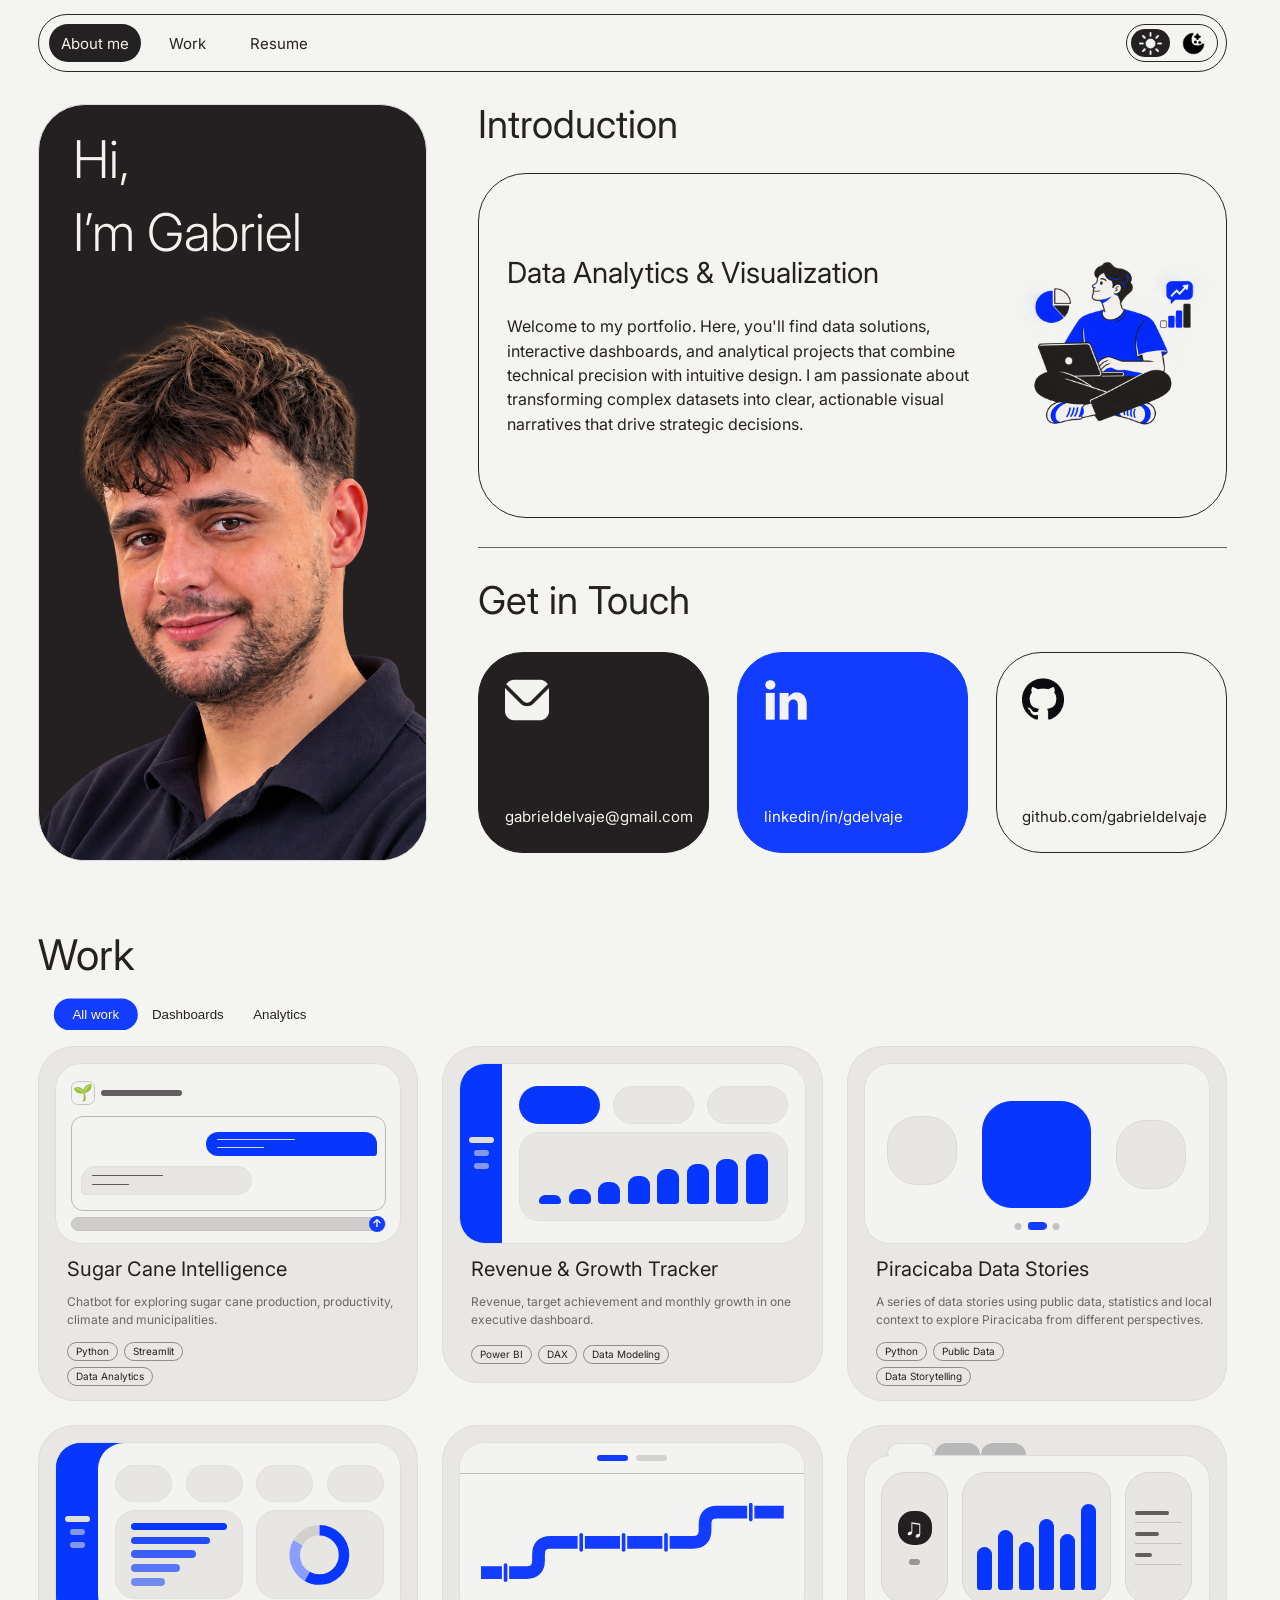
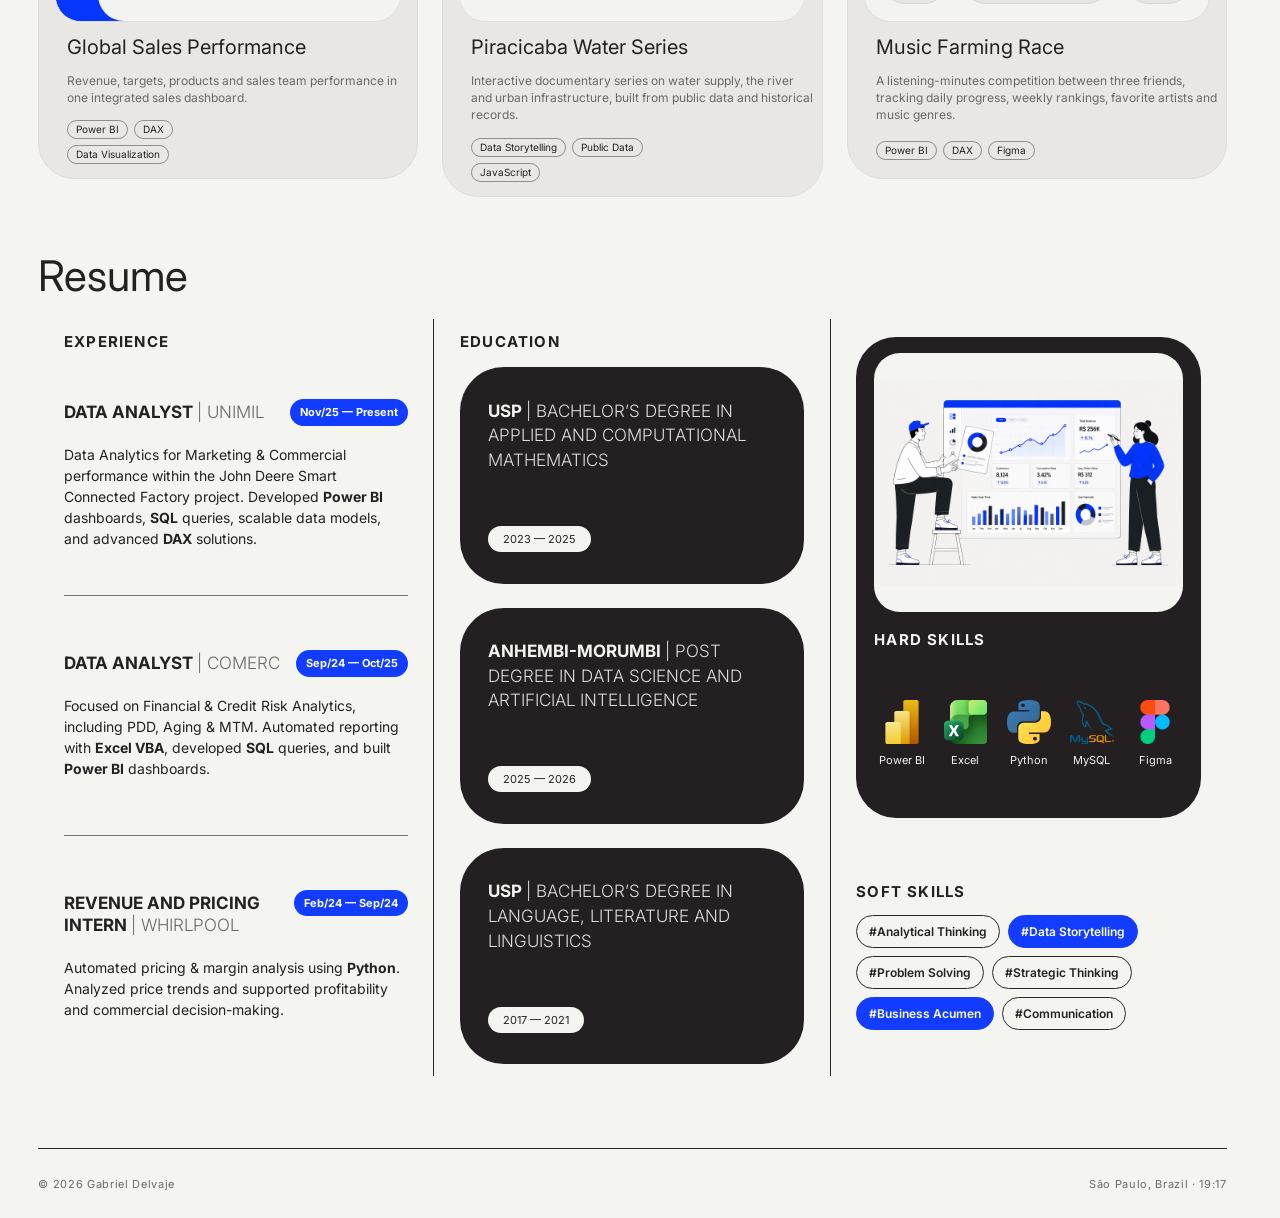
<file: index.html>
<!doctype html>
<html lang="en">
  <head>
    <meta charset="UTF-8" />
    <meta name="viewport" content="width=device-width, initial-scale=1.0" />
    <meta name="description" content="Gabriel Delvaje — Data Analytics & Visualization portfolio." />
    <meta name="theme-color" content="#f4f4f1" />
    <link rel="icon" type="image/svg+xml" href="favicon.svg?v=1" />
    <title>Gabriel Delvaje | Data Analytics</title>
    <link rel="stylesheet" href="styles.css" />
  <link rel="stylesheet" href="about-fix.css?v=276" />
  <link rel="stylesheet" href="piracicaba.css?v=59" />
    <link rel="stylesheet" href="water-preview.css?v=4" />


    <style id="text-loading-styles">
      html.text-loading [data-text-skeleton] {
        position: relative;
        color: transparent !important;
        text-shadow: none !important;
      }
      html.text-loading [data-text-skeleton] * {
        color: transparent !important;
        text-shadow: none !important;
      }
      html { --skeleton-base: #d2d2cf; }
      html[data-theme="dark"] { --skeleton-base: #353335; }
      .portrait-card, .degree.dark, .hard-skills-card {
        --skeleton-base: #353335;
      }
      html.text-loading [data-text-skeleton]:not(.skeleton-measured)::after {
        content: "";
        position: absolute;
        width: 80%;
        height: .65em;
        left: 10%;
        top: calc(50% - .325em);
        border-radius: 999px;
        background: var(--skeleton-base);
        animation: text-skeleton-pulse 1.4s ease-in-out infinite;
        pointer-events: none;
      }
      .text-skeleton-layer {
        position: absolute;
        inset: 0;
        pointer-events: none;
      }
      .text-skeleton-pill {
        position: absolute;
        display: block;
        border-radius: 999px;
        background: var(--skeleton-base);
        animation: text-skeleton-pulse 1.4s ease-in-out infinite;
      }
      @keyframes text-skeleton-pulse {
        0%, 100% { opacity: .55; }
        50% { opacity: 1; }
      }
    </style>
    <script>
      (() => {
        const root = document.documentElement;
        root.classList.add('text-loading');
        let frame = 0;
        let finished = false;
        // Measure actual wrapped text, including mixed bold/regular resume text.
        function draw() {
          frame = 0;
          if (finished) return;
          document.querySelectorAll('[data-text-skeleton]').forEach(host => {
            host.querySelector(':scope > .text-skeleton-layer')?.remove();
            host.classList.remove('skeleton-measured');
            const box = host.getBoundingClientRect();
            if (!box.width || !box.height) return;
            const style = getComputedStyle(host);
            const fontSize = parseFloat(style.fontSize);
            const lines = [];
            const walker = document.createTreeWalker(host, NodeFilter.SHOW_TEXT);
            let node;
            while ((node = walker.nextNode())) {
              if (!node.textContent.trim()) continue;
              const range = document.createRange();
              range.selectNodeContents(node);
              for (const rect of range.getClientRects()) {
                if (!rect.width || !rect.height) continue;
                const center = rect.top + rect.height / 2;
                let line = lines.find(item => Math.abs(item.center - center) < fontSize * .45);
                if (line) {
                  line.left = Math.min(line.left, rect.left);
                  line.right = Math.max(line.right, rect.right);
                } else {
                  lines.push({ center, left: rect.left, right: rect.right });
                }
              }
            }
            const layer = document.createElement('span');
            layer.className = 'text-skeleton-layer';
            layer.setAttribute('aria-hidden', 'true');
            const centered = !!host.closest('.hard-skills-card');
            for (const line of lines) {
              const pill = document.createElement('span');
              pill.className = 'text-skeleton-pill';
              const width = Math.min(line.right - line.left, host.clientWidth || box.width);
              const height = fontSize * .62;
              pill.style.width = width + 'px';
              pill.style.height = height + 'px';
              pill.style.left = (centered ? (host.clientWidth - width) / 2 : line.left - box.left - host.clientLeft) + 'px';
              pill.style.top = (line.center - box.top - host.clientTop - height / 2) + 'px';
              layer.append(pill);
            }
            host.append(layer);
            host.classList.add('skeleton-measured');
          });
        }
        function schedule() {
          if (!finished && !frame) frame = requestAnimationFrame(draw);
        }
        const observer = new MutationObserver(records => {
          if (records.some(record =>
            !record.target.closest?.('.text-skeleton-layer') &&
            [...record.addedNodes, ...record.removedNodes].some(node =>
              node.nodeType !== 1 || !node.classList.contains('text-skeleton-layer')
            )
          )) schedule();
        });
        observer.observe(root, { childList: true, subtree: true });
        window.addEventListener('resize', schedule);
        function finish() {
          finished = true;
          observer.disconnect();
          cancelAnimationFrame(frame);
          window.removeEventListener('resize', schedule);
          root.classList.remove('text-loading');
          document.querySelectorAll('.text-skeleton-layer').forEach(layer => layer.remove());
          document.querySelectorAll('.skeleton-measured').forEach(host => host.classList.remove('skeleton-measured'));
          document.querySelector('main')?.removeAttribute('aria-busy');
        }
        document.addEventListener('DOMContentLoaded', () => {
          document.querySelector('main')?.setAttribute('aria-busy', 'true');
          schedule();
          // Static content is ready after parsing and fonts: no artificial delay.
          Promise.resolve(document.fonts?.ready).then(finish, finish);
        }, { once: true });
        window.addEventListener('pageshow', event => {
          if (event.persisted) finish();
        });
      })();
    </script>
      <link rel="stylesheet" href="global-sales.css?v=7" />
  </head>
  <body class="stacked-pages about-active work-active resume-active">
    <header class="site-header">
      <nav class="nav shell" aria-label="Primary navigation">
        <div class="nav-links">
          <span class="nav-slider" aria-hidden="true"></span>
          <a href="#about" data-route="about">About me</a>
          <a href="#work" data-route="work">Work</a>
          <a href="#resume" data-route="resume">Resume</a>
        </div>
        <button class="theme-toggle theme-toggle-desktop" type="button" aria-label="Switch color theme">
          <span class="toggle-slider" aria-hidden="true"></span>
          <span class="toggle-symbol sun" aria-hidden="true">
            <img src="assets/theme-sun-white.png" alt="" />
          </span>
          <span class="toggle-symbol moon" aria-hidden="true">
            <img src="assets/theme-moon-black.png" alt="" />
          </span>
        </button>
      </nav>
    </header>
    <button class="theme-toggle theme-toggle-mobile" type="button" aria-label="Switch color theme">
      <span class="toggle-slider" aria-hidden="true"></span>
      <span class="toggle-symbol sun" aria-hidden="true">
        <img src="assets/theme-sun-white.png" alt="" />
      </span>
      <span class="toggle-symbol moon" aria-hidden="true">
        <img src="assets/theme-moon-black.png" alt="" />
      </span>
    </button>

    <main>
      <section class="page shell about-page" data-page="about" aria-labelledby="about-title">
        <h1 data-text-skeleton class="stacked-section-title mobile-about-title">About me</h1>
        <aside class="portrait-card">
          <div class="portrait-copy"><span data-text-skeleton>Hi,</span><span data-text-skeleton>I’m Gabriel</span></div>
          <div class="portrait-crop" aria-label="Portrait of Gabriel Delvaje" role="img">
            <img src="assets/gabriel-portrait.png?v=7" alt="" />
          </div>
        </aside>

        <div class="about-content">
          <h1 data-text-skeleton id="about-title">Introduction</h1>
          <article class="intro-card interactive-card">
            <div>
              <h2 data-text-skeleton>Data Analytics &amp; Visualization</h2>
              <p data-text-skeleton>Welcome to my portfolio. Here, you'll find data solutions, interactive dashboards, and analytical projects that combine technical precision with intuitive design. I am passionate about transforming complex datasets into clear, actionable visual narratives that drive strategic decisions.</p>
            </div>
            <img class="intro-illustration" src="assets/analytics-illustration.png" alt="Illustration of a data analyst working with charts" />
          </article>

          <div class="section-rule"></div>
          <div class="section-heading">
            <h2 data-text-skeleton>Get in Touch</h2>
          </div>
          <div class="contact-grid">
            <a class="contact-card dark interactive-card" href="mailto:gabrieldelvaje@gmail.com">
              <img class="contact-icon" src="assets/email-icon.png" alt="" /><span>gabrieldelvaje@gmail.com</span>
            </a>
            <a class="contact-card blue interactive-card" href="https://www.linkedin.com/in/gdelvaje" target="_blank" rel="noreferrer">
              <img class="contact-icon" src="assets/linkedin-icon.png" alt="" /><span>linkedin/in/gdelvaje</span>
            </a>
            <a class="contact-card interactive-card" href="https://github.com/gabrieldelvaje" target="_blank" rel="noreferrer">
              <img class="contact-icon github" src="assets/github-icon.png" alt="" /><span>github.com/gabrieldelvaje</span>
            </a>
          </div>
        </div>
      </section>

      <section class="page shell work-page" data-page="work" aria-labelledby="work-section-title" hidden>
        <h1 data-text-skeleton class="stacked-section-title" id="work-section-title">Work</h1>
        <div class="project-filters" role="group" aria-label="Filter projects">
          <button class="filter-menu-toggle" type="button" aria-label="Open project filters" aria-expanded="false"><span aria-hidden="true"></span></button>
          <span class="filter-slider" aria-hidden="true"></span>
          <button class="active" data-filter="all">All work</button><button data-filter="dashboard">Dashboards</button><button data-filter="analytics">Analytics</button>
        </div>
        <div class="project-grid">
          <article class="project-card" data-category="analytics">
            <a class="project-card-link" href="#sugar-cane-intelligence" aria-label="Open Sugar Cane Intelligence application">
              <div class="project-visual sugar-cane-preview" role="img" aria-label="Sugar cane chatbot illustration">
                <div class="sugar-chatbot-window" aria-hidden="true">
                  <div class="sugar-chatbot-header"><span>🌱</span><i></i></div>
                  <div class="chat-preview">
                    <i class="chat-user-message"></i>
                    <span class="chat-typing" aria-hidden="true"><b></b><b></b><b></b></span>
                    <i class="chat-ai-message"></i>
                    <i class="chat-new-user-message"></i>
                  </div>
                  <div class="sugar-chat-input"><b>↑</b></div>
                </div>
              </div>
              <div class="project-title-row"><h2 data-text-skeleton>Sugar Cane Intelligence</h2></div>
              <p data-text-skeleton>Chatbot for exploring sugar cane production, productivity, climate and municipalities.</p>
              <div class="project-card-footer"><div class="project-tags"><span>Python</span><span>Streamlit</span><span>Data Analytics</span></div><span class="project-open-cue">Open project <b aria-hidden="true">›</b></span></div>
            </a>
          </article>
          <article class="project-card" data-category="dashboard">
            <a class="project-card-link" href="#revenue-growth-tracker" aria-label="Open Revenue and Growth Tracker dashboard">
              <div class="project-visual revenue-growth-preview" role="img" aria-label="Stylized revenue and growth dashboard">
                <div class="revenue-dashboard" aria-hidden="true">
                  <aside class="revenue-sidebar"><i></i><i></i><i></i></aside>
                  <div class="revenue-main">
                    <div class="revenue-kpis"><span></span><span></span></div>
                    <div class="revenue-analytics">
                      <div class="revenue-bars"><i></i><i></i><i></i><i></i><i></i><i></i><i></i><i></i></div>
                    </div>
                  </div>
                </div>
              </div>
              <div class="project-title-row"><h2 data-text-skeleton>Revenue &amp; Growth Tracker</h2></div>
              <p data-text-skeleton>Revenue, target achievement and monthly growth in one executive dashboard.</p>
              <div class="project-card-footer"><div class="project-tags"><span>Power BI</span><span>DAX</span><span>Data Modeling</span></div><span class="project-open-cue">Open project <b aria-hidden="true">›</b></span></div>
            </a>
          </article>
          <article class="project-card" data-category="analytics">
            <a class="project-card-link" href="#piracicaba-data-stories" aria-label="Open Piracicaba Data Stories">
              <div class="project-visual piracicaba-preview" role="img" aria-label="Preview of a Piracicaba socioeconomic data carousel">
                <div class="piracicaba-deck" aria-hidden="true">
                  <i class="deck-card deck-card-back"></i>
                  <i class="deck-card deck-card-middle"></i>
                  <div class="deck-card deck-card-front">
                    <div class="deck-map"><i></i><i></i><i></i></div>
                    <div class="deck-pagination"><i></i><i></i><i></i></div>
                  </div>
                </div>
              </div>
              <div class="project-title-row"><h2 data-text-skeleton>Piracicaba Data Stories</h2></div>
              <p data-text-skeleton>A series of data stories using public data, statistics and local context to explore Piracicaba from different perspectives.</p>
              <div class="project-card-footer"><div class="project-tags"><span>Python</span><span>Public Data</span><span>Data Storytelling</span></div><span class="project-open-cue">Explore series <b aria-hidden="true">›</b></span></div>
            </a>
          </article>
          <article class="project-card" data-category="dashboard">
            <a class="project-card-link" href="#global-sales-performance" aria-label="Open Global Sales Performance dashboard">
              <div class="project-visual global-sales-preview" role="img" aria-label="Sales dashboard illustration with horizontal bars and a three-segment donut chart">
                <div class="global-sales-dashboard" aria-hidden="true">
                  <aside class="global-sales-sidebar"><i></i><i></i><i></i></aside>
                  <div class="global-sales-main">
                    <div class="global-sales-kpis"><span></span><span></span><span></span><span></span></div>
                    <div class="global-sales-charts">
                      <div class="global-sales-bars"><i></i><i></i><i></i><i></i><i></i></div>
                      <div class="global-sales-donut-panel"><svg viewBox="0 0 120 120"><g transform="rotate(-90 60 60)" fill="none" stroke-width="17"><circle class="global-sales-slice-primary" cx="60" cy="60" r="40" pathLength="100" stroke-dasharray="58 42"/><circle class="global-sales-slice-secondary" cx="60" cy="60" r="40" pathLength="100" stroke-dasharray="25 75" stroke-dashoffset="-58"/><circle class="global-sales-slice-neutral" cx="60" cy="60" r="40" pathLength="100" stroke-dasharray="17 83" stroke-dashoffset="-83"/></g></svg></div>
                    </div>
                  </div>
                </div>
              </div>
              <div class="project-title-row"><h2 data-text-skeleton>Global Sales Performance</h2></div>
              <p data-text-skeleton>Revenue, targets, products and sales team performance in one integrated sales dashboard.</p>
              <div class="project-card-footer"><div class="project-tags"><span>Power BI</span><span>DAX</span><span>Data Visualization</span></div><span class="project-open-cue">Open project <b aria-hidden="true">›</b></span></div>
            </a>
          </article>
          <article class="project-card water-series-card" data-category="analytics" id="card-agua-piracicaba">
            <a class="project-card-link" href="#piracicaba-water-series" aria-label="Open Piracicaba Water Series">
              <div class="project-visual water-series-preview">
                <div class="wp-view" role="img" aria-label="Animated preview of the water series, from a water pipe to a historical timeline">
                  <div class="wp-nav" aria-hidden="true"><i class="wp-nav__1"></i><i class="wp-nav__2"></i></div>
                  <div class="wp-page" aria-hidden="true">
                    <div class="wp-sec wp-sec--pipe">
                      <svg class="wp-pipe" viewBox="0 0 100 26" aria-hidden="true">
                        <path class="wp-pipe__tube" d="M0 22 H15 Q19 22 19 18 V16 Q19 12 23 12 H70 Q74 12 74 8 V6 Q74 2 78 2 H100"/>
                        <rect class="wp-pipe__joint" x="7.2" y="18.6" width="1.8" height="6.8" rx=".9"/>
                        <rect class="wp-pipe__joint" x="32.2" y="8.6" width="1.8" height="6.8" rx=".9"/>
                        <rect class="wp-pipe__joint" x="46.2" y="8.6" width="1.8" height="6.8" rx=".9"/>
                        <rect class="wp-pipe__joint" x="60.2" y="8.6" width="1.8" height="6.8" rx=".9"/>
                        <rect class="wp-pipe__joint" x="88.2" y="-1.4" width="1.8" height="6.8" rx=".9"/>
                      </svg>
                    </div>
                    <div class="wp-sec wp-sec--timeline">
                      <div class="wp-tl">
                        <i class="wp-tl__line"></i>
                        <div class="wp-card wp-card--1"><span class="wp-card__img"></span><span class="wp-card__year"></span></div>
                        <div class="wp-card wp-card--2"><span class="wp-card__img"></span><span class="wp-card__year"></span></div>
                        <div class="wp-card wp-card--3"><span class="wp-card__img"></span><span class="wp-card__year"></span></div>
                      </div>
                    </div>
                  </div>
                </div>
              </div>
              <div class="project-title-row"><h2 data-text-skeleton>Piracicaba Water Series</h2></div>
              <p data-text-skeleton>Interactive documentary series on water supply, the river and urban infrastructure, built from public data and historical records.</p>
              <div class="project-card-footer"><div class="project-tags"><span>Data Storytelling</span><span>Public Data</span><span>JavaScript</span></div><span class="project-open-cue">Explore series <b aria-hidden="true">›</b></span></div>
            </a>
          </article>
          <article class="project-card featured" data-category="dashboard">
            <a class="project-card-link" href="#music-farming-race" aria-label="Open Music Farming Race dashboard">
              <div class="project-visual music-farming-preview" role="img" aria-label="Stylized music analytics dashboard">
                <div class="music-dashboard" aria-hidden="true">
                  <div class="music-dashboard-tabs"><i class="is-active"></i><i></i><i></i></div>
                  <div class="music-dashboard-grid">
                    <div class="music-kpi"><span>♫</span><i></i></div>
                    <div class="music-chart">
                      <div class="music-bars"><i></i><i></i><i></i><i></i><i></i><i></i></div>
                      <svg class="music-line-chart" viewBox="0 0 360 120" preserveAspectRatio="none" aria-hidden="true"><path class="music-line-primary" pathLength="1" d="M8 92 L50 78 Q58 75 66 76 L100 79 Q108 80 116 75 L150 53 Q158 48 166 49 L200 56 Q208 57 216 52 L250 32 Q258 27 266 29 L300 36 Q308 38 316 35 L352 20"/><path class="music-line-secondary" pathLength="1" d="M8 105 L50 99 Q58 98 66 97 L100 89 Q108 87 116 88 L150 91 Q158 92 166 84 L200 48 Q208 42 216 47 L250 68 Q258 72 266 70 L300 63 Q308 61 316 64 L352 69"/><path class="music-line-tertiary" pathLength="1" d="M8 113 L50 109 Q58 108 66 108 L100 106 Q108 105 116 106 L150 109 Q158 110 166 107 L200 94 Q208 91 216 92 L250 97 Q258 98 266 96 L300 88 Q308 86 316 88 L352 94"/></svg>
                    </div>
                    <div class="music-ranking"><i><b></b></i><i><b></b></i><i><b></b></i></div>
                  </div>
                </div>
              </div>
              <div class="project-title-row"><h2 data-text-skeleton>Music Farming Race</h2></div>
              <p data-text-skeleton>A listening-minutes competition between three friends, tracking daily progress, weekly rankings, favorite artists and music genres.</p>
              <div class="project-card-footer"><div class="project-tags"><span>Power BI</span><span>DAX</span><span>Figma</span></div><span class="project-open-cue">Open project <b aria-hidden="true">›</b></span></div>
            </a>
          </article>
        </div>
      </section>

      <section class="page shell resume-page" data-page="resume" aria-labelledby="resume-section-title" hidden>
        <h1 data-text-skeleton class="stacked-section-title" id="resume-section-title">Resume</h1>
        <div class="resume-layout">
          <div class="timeline">
            <div class="resume-row"><h2 data-text-skeleton>Experience</h2><article class="timeline-item"><time data-text-skeleton>Nov/25 — Present</time><h3 data-text-skeleton>Data Analyst <span>| UNIMIL</span></h3><p data-text-skeleton>Data Analytics for Marketing &amp; Commercial performance within the John Deere Smart Connected Factory project. Developed <b>Power BI</b> dashboards, <b>SQL</b> queries, scalable data models, and advanced <b>DAX</b> solutions.</p></article></div>
            <div class="resume-row"><article class="timeline-item"><time data-text-skeleton>Sep/24 — Oct/25</time><h3 data-text-skeleton>Data Analyst <span>| COMERC</span></h3><p data-text-skeleton>Focused on Financial &amp; Credit Risk Analytics, including PDD, Aging &amp; MTM. Automated reporting with <b>Excel VBA</b>, developed <b>SQL</b> queries, and built <b>Power BI</b> dashboards.</p></article></div>
            <div class="resume-row"><article class="timeline-item"><time data-text-skeleton>Feb/24 — Sep/24</time><h3 data-text-skeleton>Revenue and Pricing Intern <span>| Whirlpool</span></h3><p data-text-skeleton>Automated pricing &amp; margin analysis using <b>Python</b>. Analyzed price trends and supported profitability and commercial decision-making.</p></article></div>
          </div>
          <div class="education">
            <div class="resume-row"><h2 data-text-skeleton>Education</h2><article class="degree dark interactive-card"><h3 data-text-skeleton>USP <span>| Bachelor’s degree in Applied and Computational Mathematics</span></h3><time data-text-skeleton>2023 — 2025</time></article></div>
            <div class="resume-row"><article class="degree dark interactive-card"><h3 data-text-skeleton>Anhembi-Morumbi <span>| Post degree in Data Science and Artificial Intelligence</span></h3><time data-text-skeleton>2025 — 2026</time></article></div>
            <div class="resume-row"><article class="degree dark interactive-card"><h3 data-text-skeleton>USP <span>| Bachelor’s degree in Language, Literature and Linguistics</span></h3><time data-text-skeleton>2017 — 2021</time></article></div>
          </div>
          <aside class="skills-panel">
            <div class="resume-row skills-showcase">
              <div class="hard-skills-card">
                <div class="hard-skills-image"><img src="assets/hard-skills-dashboard.png" alt="Analytics dashboard illustration" /></div>
                <h2 data-text-skeleton>Hard skills</h2>
                <div class="skill-icons" aria-label="Power BI, Excel, Python, MySQL and Figma">
                  <figure class="skill-tool"><img src="assets/hard-skill-power-bi.svg" alt="Power BI" /><figcaption>Power BI</figcaption></figure>
                  <figure class="skill-tool"><img src="assets/hard-skill-excel.svg" alt="Excel" /><figcaption>Excel</figcaption></figure>
                  <figure class="skill-tool"><img src="assets/hard-skill-python.svg" alt="Python" /><figcaption>Python</figcaption></figure>
                  <figure class="skill-tool"><img src="assets/hard-skill-mysql.png" alt="MySQL" /><figcaption>MySQL</figcaption></figure>
                  <figure class="skill-tool"><img src="assets/hard-skill-figma.png" alt="Figma" /><figcaption>Figma</figcaption></figure>
                </div>
              </div>
            </div>
            <div class="resume-row skill-group"><h2 data-text-skeleton>Soft skills</h2><div class="tags"><span>#Analytical Thinking</span><span class="accent">#Data Storytelling</span><span>#Problem Solving</span><span>#Strategic Thinking</span><span class="accent">#Business Acumen</span><span>#Communication</span></div></div>
          </aside>
        </div>
      </section>

      <section class="page project-detail-page" data-page="music-farming-race" aria-labelledby="music-farming-title" hidden>
        <div class="project-detail-toolbar shell">
          <div class="project-mobile-controls"><a class="project-back" href="#work" aria-label="Back to Work"><span class="project-back-icon" aria-hidden="true"><img src="assets/project-back-arrow.png" alt="" /></span><img class="project-mobile-icon" src="assets/mobile-back-icon.png" alt=""><span class="project-back-label">Back to Work</span></a><a class="project-expand-link" href="https://app.powerbi.com/view?r=eyJrIjoiMzVkODllZDMtMWJjNS00MjU4LWJjNGMtMTIwNzcxZWFkZTU4IiwidCI6Ijg4OWIxOTFhLTc4NTAtNDFhMy05MTBjLWFkODMyZDcxZTVmOSJ9" target="_blank" rel="noreferrer" aria-label="Open Music Farming Race in a new window"><svg class="project-expand-icon" viewBox="0 0 24 24" aria-hidden="true"><path d="M8 3H3v5M16 3h5v5M21 16v5h-5M3 16v5h5" fill="none" stroke="currentColor" stroke-width="1.8" stroke-linecap="round" stroke-linejoin="round"/></svg><span>Open in new window</span></a><button class="project-info-button" type="button" aria-label="About Music Farming Race" data-project-info data-info-title="Music Farming Race" data-info-description="Music Farming Race started as a playful competition between three friends to see who could log the most listening minutes. The dashboard tracks daily activity and brings it together in weekly summaries, exploring music genres, artists and the performance of all three competitors. With a strong emphasis on visual design, it turns a friendly race to keep the music playing into an engaging analytics experience."><span class="project-info-glyph" aria-hidden="true">i</span><span class="project-info-label" aria-hidden="true">More About</span><img class="project-mobile-icon" src="assets/mobile-info-icon.png" alt=""></button></div>
          <div class="project-detail-actions">
            <div class="project-detail-heading">
              <h1 data-text-skeleton id="music-farming-title">Music Farming Race</h1>
              <span>Power BI · DAX · Figma</span>
            </div>
          </div>
        </div>
        <iframe loading="lazy" class="powerbi-embed" title="Music Farming Race" src="https://app.powerbi.com/view?r=eyJrIjoiMzVkODllZDMtMWJjNS00MjU4LWJjNGMtMTIwNzcxZWFkZTU4IiwidCI6Ijg4OWIxOTFhLTc4NTAtNDFhMy05MTBjLWFkODMyZDcxZTVmOSJ9" frameborder="0" allowfullscreen="true"></iframe>
      </section>

      <section class="page project-detail-page" data-page="sugar-cane-intelligence" aria-labelledby="sugar-cane-title" hidden>
        <div class="project-detail-toolbar shell">
          <div class="project-mobile-controls"><a class="project-back" href="#work" aria-label="Back to Work"><span class="project-back-icon" aria-hidden="true"><img src="assets/project-back-arrow.png" alt="" /></span><img class="project-mobile-icon" src="assets/mobile-back-icon.png" alt=""><span class="project-back-label">Back to Work</span></a><a class="project-expand-link" href="https://gabrieldelvaje.github.io/sugar-cane-intelligence/" target="_blank" rel="noreferrer" aria-label="Open Sugar Cane Intelligence in a new window"><svg class="project-expand-icon" viewBox="0 0 24 24" aria-hidden="true"><path d="M8 3H3v5M16 3h5v5M21 16v5h-5M3 16v5h5" fill="none" stroke="currentColor" stroke-width="1.8" stroke-linecap="round" stroke-linejoin="round"/></svg><span>Open in new window</span></a><button class="project-info-button" type="button" aria-label="About Sugar Cane Intelligence" data-project-info data-info-title="Sugar Cane Intelligence" data-info-description="Sugar Cane Intelligence reimagines dashboards for a world increasingly used to asking questions in AI chats. It explores how data analysis can feel more like a conversation: users ask for what they want to understand, and the chatbot responds in natural language. Using Brazilian sugar cane production and weather data, it compares results, builds rankings and presents insights through predefined analytical routines. The idea is to make dashboard exploration more intuitive by turning questions into a familiar way to interact with data."><span class="project-info-glyph" aria-hidden="true">i</span><span class="project-info-label" aria-hidden="true">More About</span><img class="project-mobile-icon" src="assets/mobile-info-icon.png" alt=""></button></div>
          <div class="project-detail-actions">
            <div class="project-detail-heading">
              <h1 data-text-skeleton id="sugar-cane-title">Sugar Cane Intelligence</h1>
              <span>Python · Data Analysis · JavaScript</span>
            </div>
            <a class="project-repo-link" href="https://github.com/gabrieldelvaje/sugar-cane-intelligence" target="_blank" rel="noreferrer" aria-label="View Sugar Cane Intelligence on GitHub">
              <img src="assets/github-icon.png" alt="" />
              <span>View on GitHub</span>
            </a>
          </div>
        </div>
        <iframe class="project-embed" title="Sugar Cane Intelligence" src="https://gabrieldelvaje.github.io/sugar-cane-intelligence/" frameborder="0" allowfullscreen="true"></iframe>
      </section>

      <section class="page project-detail-page" data-page="piracicaba-water-series" aria-labelledby="piracicaba-water-title" hidden>
        <div class="project-detail-toolbar shell">
          <div class="project-mobile-controls"><a class="project-back" href="#work" aria-label="Back to Work"><span class="project-back-icon" aria-hidden="true"><img src="assets/project-back-arrow.png" alt="" /></span><img class="project-mobile-icon" src="assets/mobile-back-icon.png" alt=""><span class="project-back-label">Back to Work</span></a><a class="project-expand-link" href="https://gabrieldelvaje.github.io/agua-piracicaba/index.html" target="_blank" rel="noreferrer" aria-label="Open Piracicaba Water Series in a new window"><svg class="project-expand-icon" viewBox="0 0 24 24" aria-hidden="true"><path d="M8 3H3v5M16 3h5v5M21 16v5h-5M3 16v5h5" fill="none" stroke="currentColor" stroke-width="1.8" stroke-linecap="round" stroke-linejoin="round"/></svg><span>Open in new window</span></a><button class="project-info-button" type="button" aria-label="About Piracicaba Water Series" data-project-info data-info-title="Piracicaba Water Series" data-info-description="Piracicaba Water Series explores the relationship between Piracicaba, its rivers and its water supply. The interactive documentary combines public data, historical photographs, newspaper records and source documentation to tell the story of water distribution, the Cantareira System and the city’s search for water in the Corumbataí River. Each episode connects history and data through charts, timelines and archival material, making the city’s water infrastructure easier to understand."><span class="project-info-glyph" aria-hidden="true">i</span><span class="project-info-label" aria-hidden="true">More About</span><img class="project-mobile-icon" src="assets/mobile-info-icon.png" alt=""></button></div>
          <div class="project-detail-actions">
            <div class="project-detail-heading">
              <h1 data-text-skeleton id="piracicaba-water-title">Piracicaba Water Series</h1>
              <span>Data Storytelling · Public Data · JavaScript</span>
            </div>
            <a class="project-repo-link" href="https://github.com/gabrieldelvaje/agua-piracicaba" target="_blank" rel="noreferrer" aria-label="View Piracicaba Water Series on GitHub">
              <img src="assets/github-icon.png" alt="" />
              <span>View on GitHub</span>
            </a>
          </div>
        </div>
        <iframe class="project-embed" title="Piracicaba Water Series" src="https://gabrieldelvaje.github.io/agua-piracicaba/index.html" loading="lazy" frameborder="0" allowfullscreen="true"></iframe>
      </section>

      <section class="page project-detail-page" data-page="global-sales-performance" aria-labelledby="global-sales-title" hidden>
        <div class="project-detail-toolbar shell">
          <div class="project-mobile-controls"><a class="project-back" href="#work" aria-label="Back to Work"><span class="project-back-icon" aria-hidden="true"><img src="assets/project-back-arrow.png" alt="" /></span><img class="project-mobile-icon" src="assets/mobile-back-icon.png" alt=""><span class="project-back-label">Back to Work</span></a><a class="project-expand-link" href="https://app.powerbi.com/view?r=eyJrIjoiNTY2ZTRhMjctNDA5My00NWNjLTg3ZjktMDEwNTQxZTMwNTZkIiwidCI6Ijg4OWIxOTFhLTc4NTAtNDFhMy05MTBjLWFkODMyZDcxZTVmOSJ9" target="_blank" rel="noreferrer" aria-label="Open Global Sales Performance in a new window"><svg class="project-expand-icon" viewBox="0 0 24 24" aria-hidden="true"><path d="M8 3H3v5M16 3h5v5M21 16v5h-5M3 16v5h5" fill="none" stroke="currentColor" stroke-width="1.8" stroke-linecap="round" stroke-linejoin="round"/></svg><span>Open in new window</span></a><button class="project-info-button" type="button" aria-label="About Global Sales Performance" data-project-info data-info-title="Global Sales Performance" data-info-description="Global Sales Performance explores commercial performance across a chocolate business, connecting revenue, target achievement, market contribution and product and sales representative results. The Power BI report brings together year-over-year comparisons, monthly trends, product rankings and Pareto analysis. Cocoa tones, cream backgrounds and rounded shapes connect the report design to the product, with navigation across sales overview, product performance, sales team and insights."><span class="project-info-glyph" aria-hidden="true">i</span><span class="project-info-label" aria-hidden="true">More About</span><img class="project-mobile-icon" src="assets/mobile-info-icon.png" alt=""></button></div>
          <div class="project-detail-actions">
            <div class="project-detail-heading">
              <h1 data-text-skeleton id="global-sales-title">Global Sales Performance</h1>
              <span>Power BI · DAX · Data Visualization</span>
            </div>
          </div>
        </div>
        <iframe loading="lazy" class="powerbi-embed" title="Global Sales Performance" src="https://app.powerbi.com/view?r=eyJrIjoiNTY2ZTRhMjctNDA5My00NWNjLTg3ZjktMDEwNTQxZTMwNTZkIiwidCI6Ijg4OWIxOTFhLTc4NTAtNDFhMy05MTBjLWFkODMyZDcxZTVmOSJ9" frameborder="0" allowfullscreen="true"></iframe>
      </section>

      <section class="page project-detail-page" data-page="revenue-growth-tracker" aria-labelledby="revenue-growth-title" hidden>
        <div class="project-detail-toolbar shell">
          <div class="project-mobile-controls"><a class="project-back" href="#work" aria-label="Back to Work"><span class="project-back-icon" aria-hidden="true"><img src="assets/project-back-arrow.png" alt="" /></span><img class="project-mobile-icon" src="assets/mobile-back-icon.png" alt=""><span class="project-back-label">Back to Work</span></a><a class="project-expand-link" href="https://app.powerbi.com/view?r=eyJrIjoiYzVmZGQ4MjUtYzc4YS00OTk2LTg0NTgtMmRiODJlYTg3YzEyIiwidCI6Ijg4OWIxOTFhLTc4NTAtNDFhMy05MTBjLWFkODMyZDcxZTVmOSJ9" target="_blank" rel="noreferrer" aria-label="Open Revenue and Growth Tracker in a new window"><svg class="project-expand-icon" viewBox="0 0 24 24" aria-hidden="true"><path d="M8 3H3v5M16 3h5v5M21 16v5h-5M3 16v5h5" fill="none" stroke="currentColor" stroke-width="1.8" stroke-linecap="round" stroke-linejoin="round"/></svg><span>Open in new window</span></a><button class="project-info-button" type="button" aria-label="About Revenue and Growth Tracker" data-project-info data-info-title="Revenue &amp; Growth Tracker" data-info-description="Created for an AB InBev case study, Revenue &amp; Growth Tracker is an executive dashboard for monitoring revenue and performance against targets. Its design draws strongly on the brand identity, using its colors, typography and straight lines to create a consistent visual experience. The dashboard brings together target tracking, product rankings and geographic distribution, helping users understand commercial performance and where results are coming from."><span class="project-info-glyph" aria-hidden="true">i</span><span class="project-info-label" aria-hidden="true">More About</span><img class="project-mobile-icon" src="assets/mobile-info-icon.png" alt=""></button></div>
          <div class="project-detail-actions">
            <div class="project-detail-heading">
              <h1 data-text-skeleton id="revenue-growth-title">Revenue &amp; Growth Tracker</h1>
              <span>Power BI · DAX · Data Modeling</span>
            </div>
          </div>
        </div>
        <iframe loading="lazy" class="powerbi-embed" title="Revenue &amp; Growth Tracker" src="https://app.powerbi.com/view?r=eyJrIjoiYzVmZGQ4MjUtYzc4YS00OTk2LTg0NTgtMmRiODJlYTg3YzEyIiwidCI6Ijg4OWIxOTFhLTc4NTAtNDFhMy05MTBjLWFkODMyZDcxZTVmOSJ9" frameborder="0" allowfullscreen="true"></iframe>
      </section>

      <section class="page project-detail-page piracicaba-page" data-page="piracicaba-data-stories" aria-labelledby="piracicaba-title" hidden>
        <div class="piracicaba-shell shell">
          <div class="project-detail-toolbar piracicaba-toolbar">
            <div class="project-mobile-controls"><a class="project-back" href="#work" aria-label="Back to Work"><span class="project-back-icon" aria-hidden="true"><img src="assets/project-back-arrow.png" alt="" /></span><img class="project-mobile-icon" src="assets/mobile-back-icon.png" alt=""><span class="project-back-label">Back to Work</span></a><button class="project-info-button" type="button" aria-label="About Piracicaba Data Stories" data-project-info data-info-title="Piracicaba Data Stories" data-info-description="Piracicaba Data Stories is a series of Instagram carousels that makes local data analysis accessible through visual storytelling. The series explores different aspects of life in Piracicaba, including income distribution, same-sex marriages and patterns in the local retail landscape. Each story aims to simplify the analysis while preserving its meaning, sharing knowledge about the city and the people who live in it. The portfolio features carousels on income distribution, tongue rolling in a voluntary local sample, same-sex civil marriages, the changing geography of local retail, and patterns in street names."><span class="project-info-glyph" aria-hidden="true">i</span><span class="project-info-label" aria-hidden="true">More About</span><img class="project-mobile-icon" src="assets/mobile-info-icon.png" alt=""></button></div>
            <div class="project-detail-actions">
              <div class="project-detail-heading"><h1 data-text-skeleton id="piracicaba-title">Piracicaba Data Stories</h1><span>Data Analytics · Geospatial Analysis · Storytelling</span></div>
              <a class="project-repo-link" id="story-repo-link" href="https://github.com/gabrieldelvaje/distribuicao-renda-piracicaba" target="_blank" rel="noreferrer" aria-label="Open Income Distribution repository on GitHub"><img src="assets/github-icon.png" alt="" /><span>View on GitHub</span></a>
            </div>
          </div>
          <div class="piracicaba-workspace"><div class="story-hub" aria-label="Choose a Piracicaba data story">
            <button class="story-choice active" type="button" aria-current="true" data-story-choice="income" data-repo="https://github.com/gabrieldelvaje/distribuicao-renda-piracicaba" data-story-name="Income Distribution"><span class="story-choice-number">01</span><span><strong>Income Distribution</strong><small><span>2000 · 2010 · 2022</span></small></span><b aria-hidden="true">→</b></button>
            <button class="story-choice" type="button" data-story-choice="tongue" data-repo="https://github.com/gabrieldelvaje/dobras-lingua-piracicaba" data-story-name="Tongue Rolling"><span class="story-choice-number">02</span><span><strong>Tongue Rolling</strong><small><span>Survey · Observed phenotype</span></small></span><b aria-hidden="true">→</b></button>
<button class="story-choice" type="button" data-story-choice="marriage" data-repo="https://github.com/gabrieldelvaje/casamento-homoafetivo-piracicaba" data-story-name="Same-Sex Marriage"><span class="story-choice-number">03</span><span><strong>Same-Sex Marriage</strong><small><span>Civil registrations · 2013–2024</span></small></span><b aria-hidden="true">→</b></button>
<button class="story-choice" type="button" data-story-choice="commerce" data-repo="https://github.com/gabrieldelvaje/e-commerce-piracicaba" data-story-name="Where Did They Go?"><span class="story-choice-number">04</span><span><strong>Where Did They Go?</strong><small><span>Retail · Downtown · E-commerce</span></small></span></button>
<button class="story-choice" type="button" data-story-choice="streets" data-repo="https://github.com/gabrieldelvaje/piracicaba-street-names" data-story-name="Street Names"><span class="story-choice-number">05</span><span><strong>Street Names</strong><small><span>Urban memory · CNEFE 2022</span></small></span></button>
          </div>
          <section class="data-story" data-story-panel="income" aria-label="Income Distribution in Piracicaba carousel">
            <div class="story-carousel" data-carousel tabindex="0" aria-label="Income Distribution carousel">
              <div class="story-track">
                <figure class="story-slide" aria-label="Slide 1 of 7"><div class="story-image-window"><img src="assets/piracicaba/01.png" alt="Original income distribution carousel cover" /></div><figcaption><span>1/7 · English</span><h3 data-text-skeleton>Where is Piracicaba’s income going?</h3><p data-text-skeleton>Over 20 years, income concentration moved away from the center and spread toward outer neighborhoods.</p></figcaption></figure>
                <figure class="story-slide" aria-label="Slide 2 of 7"><div class="story-image-window"><img src="assets/piracicaba/02.png" alt="Map of the five Piracicaba neighborhoods with the highest average income in 2000" /></div><figcaption><span>2/7 · English</span><h3 data-text-skeleton>Highest average income · 2000</h3><p data-text-skeleton>In 2000, the highest-income neighborhoods were concentrated in the central area.</p></figcaption></figure>
                <figure class="story-slide" aria-label="Slide 3 of 7"><div class="story-image-window"><img src="assets/piracicaba/03.png" alt="Map of the five Piracicaba neighborhoods with the highest average income in 2022" /></div><figcaption><span>3/7 · English</span><h3 data-text-skeleton>Highest average income · 2022</h3><p data-text-skeleton>By 2022, the concentration had shifted toward the city’s outer areas.</p></figcaption></figure>
                <figure class="story-slide" aria-label="Slide 4 of 7"><div class="story-image-window"><img src="assets/piracicaba/04.png" alt="Chart showing the largest average income increases from 2000 to 2022" /></div><figcaption><span>4/7 · English</span><h3 data-text-skeleton>Largest percentage increases</h3><p data-text-skeleton>Morato +1,474% · Monte Alegre +1,249% · Unileste +1,162%. Nominal growth includes inflation.</p></figcaption></figure>
                <figure class="story-slide" aria-label="Slide 5 of 7"><div class="story-image-window"><img src="assets/piracicaba/05.png" alt="Map relating high-end gated communities to rising average income" /></div><figcaption><span>5/7 · English</span><h3 data-text-skeleton>Gated communities and income</h3><p data-text-skeleton>High-end residential developments expanded alongside rising neighborhood averages. This is an association, not proof of causality.</p></figcaption></figure>
                <figure class="story-slide" aria-label="Slide 6 of 7"><div class="story-image-window"><img src="assets/piracicaba/06.png" alt="Mean versus median income chart for selected neighborhoods" /></div><figcaption><span>6/7 · English</span><h3 data-text-skeleton>Higher averages can hide inequality</h3><p data-text-skeleton>A small number of very high-income households can pull the average upward while the median remains much lower.</p></figcaption></figure>
                <figure class="story-slide" aria-label="Slide 7 of 7"><div class="story-image-window"><img src="assets/piracicaba/07.png" alt="Satellite comparison of residential expansion in Monte Alegre and Santa Rosa" /></div><figcaption><span>7/7 · English</span><h3 data-text-skeleton>The city’s socioeconomic map changed</h3><p data-text-skeleton>Average income is rising in outer neighborhoods — and inequality is rising too.</p></figcaption></figure>
              </div>
              <button class="carousel-arrow previous" type="button" aria-label="Previous slide"><img src="assets/project-back-arrow.png" alt="" aria-hidden="true" /></button><button class="carousel-arrow next" type="button" aria-label="Next slide"><img src="assets/project-back-arrow.png" alt="" aria-hidden="true" /></button>
            </div>
            <div class="carousel-footer"><div class="carousel-dots" role="group" aria-label="Choose carousel slide"></div><span class="carousel-status" aria-live="polite">1 / 7</span></div>
          </section><section class="data-story tongue-story" data-story-panel="tongue" aria-label="Tongue Rolling in Piracicaba carousel" hidden>
<div class="story-carousel" data-carousel tabindex="0" aria-label="Tongue Rolling carousel"><div class="story-track"><figure class="story-slide" aria-label="Slide 1 of 7"><img src="assets/piracicaba/tongue-rolling/01-cover.jpeg" alt="Tongue rolling in Piracicaba" loading="lazy" /><figcaption><span>1/7 · English</span><h3 data-text-skeleton>Tongue rolling in Piracicaba</h3><p data-text-skeleton>What does a local sample reveal about this observed phenotype? A survey combining descriptive statistics and comparison with published studies.</p></figcaption></figure>
<figure class="story-slide" aria-label="Slide 2 of 7"><img src="assets/piracicaba/tongue-rolling/02-methodology.jpeg" alt="How the survey was conducted" loading="lazy" /><figcaption><span>2/7 · English</span><h3 data-text-skeleton>How the survey was conducted</h3><p data-text-skeleton>79 responses: 73 included in the Piracicaba subsample and 6 from other cities. Santa Rita responses were counted as Piracicaba. Participation was voluntary.</p></figcaption></figure>
<figure class="story-slide" aria-label="Slide 3 of 7"><img src="assets/piracicaba/tongue-rolling/03-main-result.jpeg" alt="75.3% of the local sample" loading="lazy" /><figcaption><span>3/7 · English</span><h3 data-text-skeleton>75.3% of the local sample</h3><p data-text-skeleton>55 of 73 respondents reported being able to roll their tongue; 18 reported they could not. These percentages describe the surveyed sample.</p></figcaption></figure>
<figure class="story-slide" aria-label="Slide 4 of 7"><img src="assets/piracicaba/tongue-rolling/04-confidence-interval.jpeg" alt="Uncertainty around the result" loading="lazy" /><figcaption><span>4/7 · English</span><h3 data-text-skeleton>Uncertainty around the result</h3><p data-text-skeleton>The 95% Wilson interval is 64.4%–83.8%. It captures binomial uncertainty, but does not remove selection bias or make the voluntary sample representative of the city.</p></figcaption></figure>
<figure class="story-slide" aria-label="Slide 5 of 7"><img src="assets/piracicaba/tongue-rolling/05-literature-comparison.jpeg" alt="Comparison with published studies" loading="lazy" /><figcaption><span>5/7 · English</span><h3 data-text-skeleton>Comparison with published studies</h3><p data-text-skeleton>The carousel compares Piracicaba’s 75.3% with 72.9% in an Esan sample, approximately 70% in Sturtevant’s study and 63.9% in a Lagos sample. Different samples and methods limit direct comparisons.</p></figcaption></figure>
<figure class="story-slide" aria-label="Slide 6 of 7"><img src="assets/piracicaba/tongue-rolling/06-not-simple-gene.jpeg" alt="An observed phenotype" loading="lazy" /><figcaption><span>6/7 · English</span><h3 data-text-skeleton>An observed phenotype</h3><p data-text-skeleton>The simple dominant-gene explanation is insufficient. Studies of identical twins and later research challenged a simple genetic model for tongue rolling.</p></figcaption></figure>
<figure class="story-slide" aria-label="Slide 7 of 7"><img src="assets/piracicaba/tongue-rolling/07-summary.jpeg" alt="What the sample suggests" loading="lazy" /><figcaption><span>7/7 · English</span><h3 data-text-skeleton>What the sample suggests</h3><p data-text-skeleton>About three in four surveyed Piracicaba residents reported tongue rolling. The result is close to some published estimates, but is not an exact prevalence for the whole city.</p></figcaption></figure></div><button class="carousel-arrow previous" type="button" aria-label="Previous slide"><img src="assets/project-back-arrow.png" alt="" aria-hidden="true" /></button><button class="carousel-arrow next" type="button" aria-label="Next slide"><img src="assets/project-back-arrow.png" alt="" aria-hidden="true" /></button></div>
<div class="carousel-footer"><div class="carousel-dots" role="group" aria-label="Choose carousel slide"></div><span class="carousel-status" aria-live="polite">1 / 7</span></div></section><section class="data-story marriage-story" data-story-panel="marriage" aria-label="Same-Sex Marriage in Piracicaba carousel" hidden>
<div class="story-carousel" data-carousel tabindex="0" aria-label="Same-Sex Marriage carousel"><div class="story-track"><figure class="story-slide" aria-label="Slide 1 of 7"><img src="assets/piracicaba/same-sex-marriage/01-cover.jpeg" alt="Same-sex marriages in Piracicaba" loading="lazy" /><figcaption><span>1/7 · English</span><h3 data-text-skeleton>Same-sex marriages in Piracicaba</h3><p data-text-skeleton>How have civil marriage registrations evolved since the 2013 nationwide standardization? A local time series with context from São Paulo state and Brazil.</p></figcaption></figure>
<figure class="story-slide" aria-label="Slide 2 of 7"><img src="assets/piracicaba/same-sex-marriage/02-legal-context-2013.jpeg" alt="The 2013 milestone" loading="lazy" /><figcaption><span>2/7 · English</span><h3 data-text-skeleton>The 2013 milestone</h3><p data-text-skeleton>CNJ Resolution 175/2013 prohibited registry offices from refusing civil marriages between same-sex spouses. It standardized access nationwide, building on earlier court decisions.</p></figcaption></figure>
<figure class="story-slide" aria-label="Slide 3 of 7"><img src="assets/piracicaba/same-sex-marriage/03-piracicaba-growth.jpeg" alt="62 registrations in 2024" loading="lazy" /><figcaption><span>3/7 · English</span><h3 data-text-skeleton>62 registrations in 2024</h3><p data-text-skeleton>The cited report identifies 2024 as a local high. The original artwork shows 17→62 (+264.7%), but reports disagree on the baseline: the detailed series records 22 in 2014 and 17 in 2013. The repository documents this conflict.</p></figcaption></figure>
<figure class="story-slide" aria-label="Slide 4 of 7"><img src="assets/piracicaba/same-sex-marriage/04-women-majority.jpeg" alt="Female couples form the majority" loading="lazy" /><figcaption><span>4/7 · English</span><h3 data-text-skeleton>Female couples form the majority</h3><p data-text-skeleton>Female couples accounted for 64.0% of local registrations accumulated through April 2023, compared with 65.0% in São Paulo and 64.6% in Brazil in 2024. These figures cover different periods.</p></figcaption></figure>
<figure class="story-slide" aria-label="Slide 5 of 7"><img src="assets/piracicaba/same-sex-marriage/05-pandemic-series.jpeg" alt="A decline followed by recovery" loading="lazy" /><figcaption><span>5/7 · English</span><h3 data-text-skeleton>A decline followed by recovery</h3><p data-text-skeleton>Piracicaba recorded 37 marriages in 2019, 20 in 2020, 19 in 2021, 34 in 2022 and 62 in 2024. The decline coincided with the pandemic; the descriptive series does not establish a single cause.</p></figcaption></figure>
<figure class="story-slide" aria-label="Slide 6 of 7"><img src="assets/piracicaba/same-sex-marriage/06-sp-brazil-context.jpeg" alt="State and national context" loading="lazy" /><figcaption><span>6/7 · English</span><h3 data-text-skeleton>State and national context</h3><p data-text-skeleton>In São Paulo, same-sex marriages rose from 0.7% to 1.8% of all marriages between 2013 and 2024, with 37,625 registrations accumulated. Brazil recorded 12,187 in 2024.</p></figcaption></figure>
<figure class="story-slide" aria-label="Slide 7 of 7"><img src="assets/piracicaba/same-sex-marriage/07-summary.jpeg" alt="What the registrations show" loading="lazy" /><figcaption><span>7/7 · English</span><h3 data-text-skeleton>What the registrations show</h3><p data-text-skeleton>Local registrations recovered and reached 62 in 2024. Female couples form the majority in the compared records. These statistics describe civil marriages, not the size of the LGBTQIA+ population.</p></figcaption></figure></div><button class="carousel-arrow previous" type="button" aria-label="Previous slide"><img src="assets/project-back-arrow.png" alt="" aria-hidden="true" /></button><button class="carousel-arrow next" type="button" aria-label="Next slide"><img src="assets/project-back-arrow.png" alt="" aria-hidden="true" /></button></div>
<div class="carousel-footer"><div class="carousel-dots" role="group" aria-label="Choose carousel slide"></div><span class="carousel-status" aria-live="polite">1 / 7</span></div></section>
<section class="data-story commerce-story" data-story-panel="commerce" aria-label="Where Did They Go retail carousel" hidden><div class="story-carousel" data-carousel tabindex="0" aria-label="Where Did They Go carousel"><div class="story-track"><figure class="story-slide" aria-label="Slide 1 of 7"><img src="assets/piracicaba/e-commerce/01-cover.jpeg" alt="Where did they go?" loading="lazy" /><figcaption><span>1/7 · English</span><h3 data-text-skeleton>Where did they go?</h3><p data-text-skeleton>Is downtown Piracicaba losing the next generation of stores? Business registration data show that new retailers increasingly open elsewhere in the city.</p></figcaption></figure>
<figure class="story-slide" aria-label="Slide 2 of 7"><img src="assets/piracicaba/e-commerce/02-new-stores-share.jpeg" alt="Fewer new stores choose downtown" loading="lazy" /><figcaption><span>2/7 · English</span><h3 data-text-skeleton>Fewer new stores choose downtown</h3><p data-text-skeleton>Downtown accounted for 26.6% of new retail stores in 2000–2009, 16.1% in 2010–2019 and 9.1% in 2020–2026. Its share was 7.8% in 2025. The 2026 data run through August 8.</p></figcaption></figure>
<figure class="story-slide" aria-label="Slide 3 of 7"><img src="assets/piracicaba/e-commerce/03-store-age.jpeg" alt="An older retail landscape" loading="lazy" /><figcaption><span>3/7 · English</span><h3 data-text-skeleton>An older retail landscape</h3><p data-text-skeleton>Among retailers active on August 8, 2026, median store age was 15.2 years downtown and 7.4 elsewhere. Only 20.1% of downtown stores opened in the last five years, compared with 36.2% in other neighborhoods.</p></figcaption></figure>
<figure class="story-slide" aria-label="Slide 4 of 7"><img src="assets/piracicaba/e-commerce/04-openings-closures-2025.jpeg" alt="The gap is in new openings" loading="lazy" /><figcaption><span>4/7 · English</span><h3 data-text-skeleton>The gap is in new openings</h3><p data-text-skeleton>In 2025, opening rates were 4.7% downtown and 11.0% elsewhere; closure rates were 5.3% and 8.3%. The net balance was −17 stores downtown and +370 in other neighborhoods.</p></figcaption></figure>
<figure class="story-slide" aria-label="Slide 5 of 7"><img src="assets/piracicaba/e-commerce/05-high-ecommerce-exposure.jpeg" alt="Physical retail keeps growing elsewhere" loading="lazy" /><figcaption><span>5/7 · English</span><h3 data-text-skeleton>Physical retail keeps growing elsewhere</h3><p data-text-skeleton>In categories more exposed to e-commerce, store counts grew 4.3% downtown and 46.3% elsewhere from 2019 to August 2026. The 2025 net balance was −21 versus +172. These patterns alone do not establish an e-commerce effect.</p></figcaption></figure>
<figure class="story-slide" aria-label="Slide 6 of 7"><img src="assets/piracicaba/e-commerce/06-category-share.jpeg" alt="Retail is spreading across the city" loading="lazy" /><figcaption><span>6/7 · English</span><h3 data-text-skeleton>Retail is spreading across the city</h3><p data-text-skeleton>Between 2010 and 2026, downtown’s share fell from 62.3% to 25.7% in jewelry and watches, 42.8% to 22.0% in electronics, 35.7% to 18.9% in fashion, and 35.2% to 16.7% in home and decor.</p></figcaption></figure>
<figure class="story-slide" aria-label="Slide 7 of 7"><img src="assets/piracicaba/e-commerce/07-summary.jpeg" alt="A shift in retail renewal" loading="lazy" /><figcaption><span>7/7 · English</span><h3 data-text-skeleton>A shift in retail renewal</h3><p data-text-skeleton>Downtown’s declining share predates the pandemic. Its stores are older and new openings increasingly occur elsewhere. The study uses Receita Federal retail business registrations to describe this geographic shift, without isolating its causes.</p></figcaption></figure></div><button class="carousel-arrow previous" type="button" aria-label="Previous slide"><img src="assets/project-back-arrow.png" alt="" aria-hidden="true" /></button><button class="carousel-arrow next" type="button" aria-label="Next slide"><img src="assets/project-back-arrow.png" alt="" aria-hidden="true" /></button></div><div class="carousel-footer"><div class="carousel-dots" role="group" aria-label="Choose carousel slide"></div><span class="carousel-status" aria-live="polite">1 / 7</span></div></section>
<section class="data-story street-story" data-story-panel="streets" aria-label="Street Names in Piracicaba carousel" hidden><div class="story-carousel" data-carousel tabindex="0" aria-label="Street Names carousel"><div class="story-track"><figure class="story-slide" aria-label="Slide 1 of 7"><img src="https://raw.githubusercontent.com/gabrieldelvaje/piracicaba-street-names/main/carousel/01-cover.jpg" alt="Hidden patterns in Piracicaba’s street names" loading="lazy" /><figcaption><span>1/7 · English</span><h3 data-text-skeleton>Hidden patterns in Piracicaba’s street names</h3><p data-text-skeleton>An exploration of IBGE’s 2022 address register reveals recurring themes, surnames and titles across the city.</p></figcaption></figure>
<figure class="story-slide" aria-label="Slide 2 of 7"><img src="https://raw.githubusercontent.com/gabrieldelvaje/piracicaba-street-names/main/carousel/02-bairros-tematicos.jpg" alt="Neighborhoods with a theme" loading="lazy" /><figcaption><span>2/7 · English</span><h3 data-text-skeleton>Neighborhoods with a theme</h3><p data-text-skeleton>Nova Piracicaba has flower and bird names; Mário Dedini has trees and gemstones; Cidade Jardim has countries; Jupiá has fish. These groupings use CNEFE localities, which may differ from official neighborhood boundaries.</p></figcaption></figure>
<figure class="story-slide" aria-label="Slide 3 of 7"><img src="https://raw.githubusercontent.com/gabrieldelvaje/piracicaba-street-names/main/carousel/03-nova-piracicaba.jpg" alt="A garden on the street map" loading="lazy" /><figcaption><span>3/7 · English</span><h3 data-text-skeleton>A garden on the street map</h3><p data-text-skeleton>Nova Piracicaba includes 32 names associated with flowers or plants and 23 with birds. Examples include orchids, tulips, violets, macaws and hummingbirds.</p></figcaption></figure>
<figure class="story-slide" aria-label="Slide 4 of 7"><img src="https://raw.githubusercontent.com/gabrieldelvaje/piracicaba-street-names/main/carousel/04-cidade-jardim.jpg" alt="A world map in Cidade Jardim" loading="lazy" /><figcaption><span>4/7 · English</span><h3 data-text-skeleton>A world map in Cidade Jardim</h3><p data-text-skeleton>Nine country names appear in the local street names: Germany, Brazil, Spain, the United States, France, the Netherlands, Italy, Portugal and Switzerland.</p></figcaption></figure>
<figure class="story-slide" aria-label="Slide 5 of 7"><img src="https://raw.githubusercontent.com/gabrieldelvaje/piracicaba-street-names/main/carousel/05-sobrenomes.jpg" alt="Surnames that appear again and again" loading="lazy" /><figcaption><span>5/7 · English</span><h3 data-text-skeleton>Surnames that appear again and again</h3><p data-text-skeleton>Furlan appears in 22 distinct dedications, Trevisan in 19, Ometto in 9, and Dedini and Pecorari in 8 each. Shared surnames alone do not establish family relationships.</p></figcaption></figure>
<figure class="story-slide" aria-label="Slide 6 of 7"><img src="https://raw.githubusercontent.com/gabrieldelvaje/piracicaba-street-names/main/carousel/06-titulos.jpg" alt="Who is remembered on the map?" loading="lazy" /><figcaption><span>6/7 · English</span><h3 data-text-skeleton>Who is remembered on the map?</h3><p data-text-skeleton>Explicit titles include Doutor (102), Doutora (1), Professor (74) and Professora (29). These counts describe titles written in street names, not the total number of men and women honored.</p></figcaption></figure>
<figure class="story-slide" aria-label="Slide 7 of 7"><img src="https://raw.githubusercontent.com/gabrieldelvaje/piracicaba-street-names/main/carousel/07-resumo.jpg" alt="Street names tell stories about the city" loading="lazy" /><figcaption><span>7/7 · English</span><h3 data-text-skeleton>Street names tell stories about the city</h3><p data-text-skeleton>The study starts with 224,750 addresses and identifies 4,086 unique street designations. Thematic clusters, recurring surnames and titles offer clues to urban memory; naming laws and biographies are needed to establish the history behind them.</p></figcaption></figure></div><button class="carousel-arrow previous" type="button" aria-label="Previous slide"><img src="assets/project-back-arrow.png" alt="" aria-hidden="true" /></button><button class="carousel-arrow next" type="button" aria-label="Next slide"><img src="assets/project-back-arrow.png" alt="" aria-hidden="true" /></button></div><div class="carousel-footer"><div class="carousel-dots" role="group" aria-label="Choose carousel slide"></div><span class="carousel-status" aria-live="polite">1 / 7</span></div></section></div>
        </div>
      </section>
      <dialog class="project-info-dialog" id="project-info-dialog" aria-labelledby="project-info-title">
        <div class="project-info-dialog-inner">
          <button class="project-info-close" type="button" aria-label="Close project information">×</button>
          <h2 data-text-skeleton id="project-info-title"></h2>
          <p data-text-skeleton id="project-info-description"></p>
        </div>
      </dialog>
    </main>

    <footer class="footer shell"><span>© <span id="year"></span> Gabriel Delvaje</span><span>São Paulo, Brazil · <span class="local-time"></span></span></footer>
    <script src="script.js?v=131"></script>
  </body>
</html>
</file>
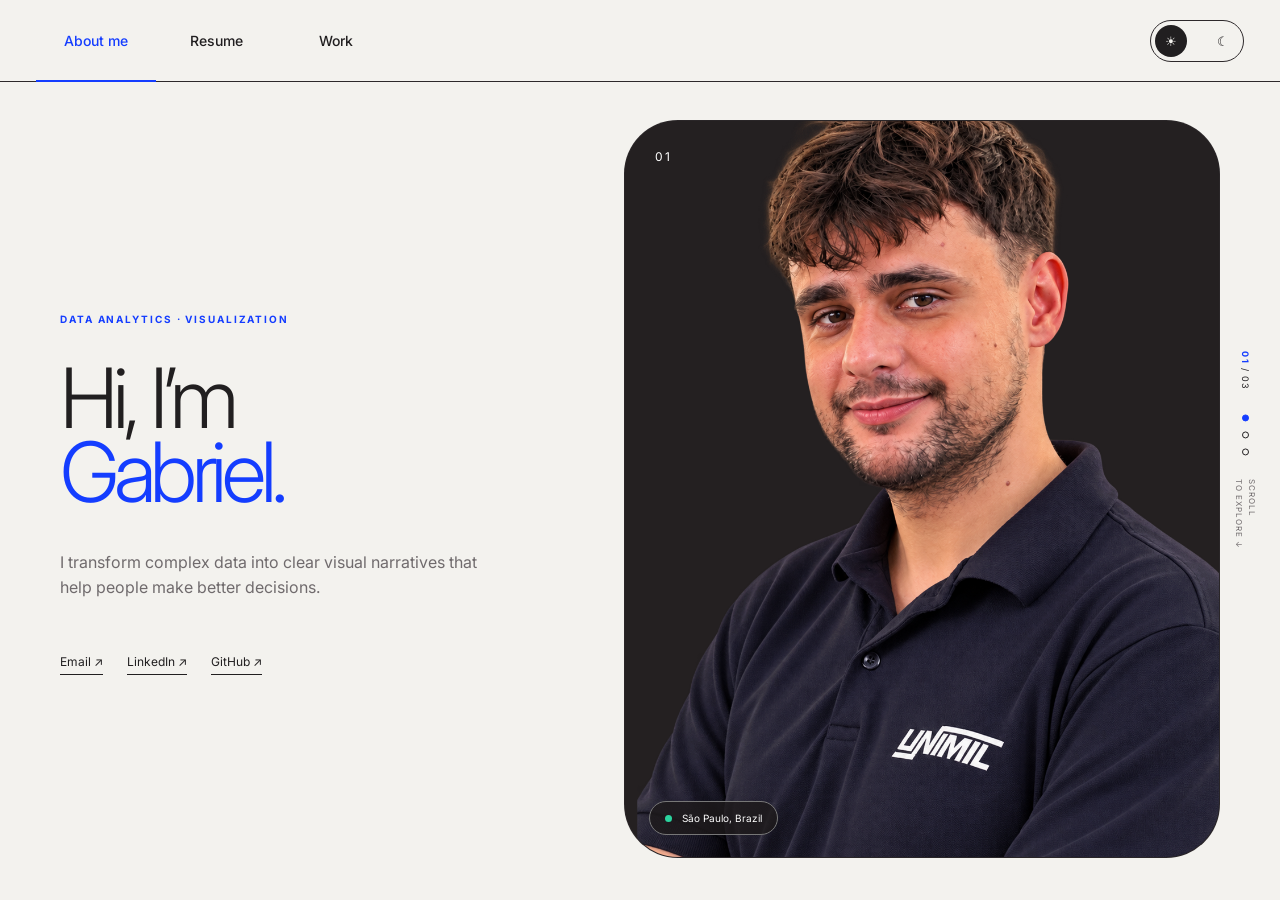
<file: slider.html>
<!doctype html>
<html lang="en">
<head>
  <meta charset="UTF-8" />
  <meta name="viewport" content="width=device-width, initial-scale=1" />
  <meta name="description" content="Gabriel Delvaje — immersive data analytics portfolio." />
  <meta name="theme-color" content="#f3f2ee" />
  <title>Gabriel Delvaje — Sliding Portfolio</title>
  <link rel="stylesheet" href="slider.css" />
  <link rel="stylesheet" href="slider-effects.css?v=4" />
</head>
<body>
  <header class="topbar">
    <nav aria-label="Portfolio sections">
      <div class="section-links">
        <button data-go="0" class="active">About me</button>
        <button data-go="1">Resume</button>
        <button data-go="2">Work</button>
      </div>
      <button class="mode-toggle" aria-label="Switch to dark theme" aria-pressed="false">
        <span class="mode-slider"></span><span class="mode-sun">☀</span><span class="mode-moon">☾</span>
      </button>
    </nav>
  </header>

  <main class="slider" aria-live="polite">
    <section class="slide about-slide active" data-slide="0" aria-label="About me">
      <div class="slide-inner about-grid">
        <div class="about-statement">
          <p class="kicker">DATA ANALYTICS · VISUALIZATION</p>
          <h1>Hi, I’m<br /><span>Gabriel.</span></h1>
          <p class="lede">I transform complex data into clear visual narratives that help people make better decisions.</p>
          <div class="contact-row">
            <a href="mailto:gabrieldelvaje@gmail.com">Email ↗</a>
            <a href="https://www.linkedin.com/in/gdelvaje" target="_blank" rel="noreferrer">LinkedIn ↗</a>
            <a href="https://github.com/gabrieldelvaje" target="_blank" rel="noreferrer">GitHub ↗</a>
          </div>
        </div>
        <div class="portrait-stage">
          <span class="portrait-index">01</span>
          <img src="assets/gabriel-portrait.png" alt="Gabriel Delvaje" />
          <div class="portrait-caption"><span></span> São Paulo, Brazil</div>
        </div>
      </div>
    </section>

    <section class="slide resume-slide" data-slide="1" aria-label="Resume" hidden>
      <div class="slide-inner resume-grid">
        <div class="resume-title">
          <span>02</span><h1>Experience<br />in motion.</h1>
          <p>A cross-disciplinary path through analytics, commercial strategy and computational thinking.</p>
        </div>
        <div class="experience-stack">
          <article><time>Nov/25 — Present</time><h2>Data Analyst <i>UNIMIL</i></h2><p>Power BI dashboards, SQL models and advanced DAX for Marketing &amp; Commercial performance.</p></article>
          <article><time>Sep/24 — Oct/25</time><h2>Data Analyst <i>COMERC</i></h2><p>Financial and credit risk analytics, automated reporting and decision-ready dashboards.</p></article>
          <article><time>Feb/24 — Sep/24</time><h2>Revenue &amp; Pricing <i>COMERC</i></h2><p>Python automation, margin analysis and commercial pricing intelligence.</p></article>
        </div>
        <div class="resume-side">
          <article class="education-card"><small>EDUCATION</small><h3>Applied &amp; Computational Mathematics</h3><p>USP · 2023—2025</p></article>
          <article class="education-card blue"><small>POST DEGREE</small><h3>Data Science &amp; Artificial Intelligence</h3><p>Anhembi-Morumbi · 2025—2026</p></article>
          <div class="skill-cloud"><span>Power BI</span><span>SQL</span><span>Python</span><span>DAX</span><span>Excel</span><span>Figma</span></div>
        </div>
      </div>
    </section>

    <section class="slide work-slide" data-slide="2" aria-label="Selected work" hidden>
      <div class="slide-inner work-layout">
        <div class="work-heading"><span>03 / SELECTED WORK</span><h1>Data made<br /><em>visible.</em></h1><p>Three directions for case studies. Scroll once more to loop back to the beginning.</p></div>
        <div class="work-cards">
          <article class="work-card primary">
            <div class="mock-dashboard"><div class="mock-kpis"><i></i><i></i><i></i></div><div class="mock-line"></div><div class="mock-bars"><b></b><b></b><b></b><b></b><b></b></div></div>
            <small>POWER BI · DAX · SQL</small><h2>Commercial Performance Command Center</h2><p>Sales, margin and operational signals in one executive decision surface.</p>
          </article>
          <article class="work-card cobalt"><span class="metric">94.2<sup>%</sup></span><small>RISK ANALYTICS</small><h2>Credit Risk Monitor</h2></article>
          <article class="work-card dark"><span class="code">PY</span><small>AUTOMATION</small><h2>Pricing Intelligence</h2></article>
        </div>
      </div>
    </section>
  </main>

  <aside class="rail" aria-label="Slide position">
    <span class="rail-count"><b>01</b> / 03</span>
    <div class="rail-dots"><button class="active" data-go="0" aria-label="About me"></button><button data-go="1" aria-label="Resume"></button><button data-go="2" aria-label="Work"></button></div>
    <span class="scroll-hint">SCROLL<br />TO EXPLORE ↓</span>
  </aside>
  <script src="slider.js"></script>
</body>
</html>
</file>
<file: styles.css>
@import url('https://fonts.googleapis.com/css2?family=Inter:wght@300;400;500;600;700&display=swap');

:root{--bg:#f4f4f1;--surface:#ededeb;--ink:#242122;--muted:#6c6869;--line:#292627;--blue:#123cff;--on-dark:#f4f4f1;--shadow:0 18px 60px rgba(28,25,26,.08);color-scheme:light}
[data-theme="dark"]{--bg:#211e1f;--surface:#2a2627;--ink:#f1efed;--muted:#bbb5b5;--line:#eee9e6;--on-dark:#f7f5f2;--shadow:0 18px 60px rgba(0,0,0,.22);color-scheme:dark}
*{box-sizing:border-box}html{scroll-behavior:smooth}body{margin:0;background:var(--bg);color:var(--ink);font-family:Inter,Arial,sans-serif;transition:background .35s,color .35s}.shell{width:min(1240px,calc(100% - 64px));margin:auto}.site-header{position:sticky;top:0;z-index:20;background:color-mix(in srgb,var(--bg) 88%,transparent);backdrop-filter:blur(14px);border-top:1px solid var(--line);border-bottom:1px solid var(--line)}.nav{height:84px;display:flex;align-items:center}.brand{font-size:19px;font-weight:700;text-decoration:none;color:var(--ink);margin-right:35px}.brand span{color:var(--blue)}.nav-links{display:flex;height:100%;gap:10px}.nav-links a{position:relative;display:grid;place-items:center;min-width:105px;color:var(--ink);text-decoration:none;font-size:15px}.nav-links a::after{content:"";position:absolute;inset:auto 0 -1px;height:2px;background:var(--blue);transform:scaleX(0);transition:transform .25s}.nav-links a.active{color:var(--blue)}.nav-links a.active::after{transform:scaleX(1)}.theme-toggle{margin-left:auto;width:104px;height:45px;border:1px solid var(--line);border-radius:30px;background:transparent;padding:4px;display:flex;align-items:center;justify-content:space-between;cursor:pointer;color:var(--ink);font-size:21px}.sun{width:38px;text-align:center}.toggle-thumb{width:39px;height:35px;border-radius:22px;background:var(--ink);color:var(--bg);display:grid;place-items:center;transition:transform .3s,background .3s}[data-theme="dark"] .toggle-thumb{transform:translateX(-52px)}[data-theme="dark"] .sun{transform:translateX(47px)}.page{padding:26px 0 62px;min-height:calc(100vh - 136px);animation:pageIn .45s ease}.page[hidden]{display:none}@keyframes pageIn{from{opacity:0;transform:translateY(8px)}to{opacity:1;transform:none}}h1,h2,h3,p{margin-top:0}.eyebrow{font-size:11px;letter-spacing:.16em;font-weight:700;color:var(--blue);margin-bottom:14px}.about-page{display:grid;grid-template-columns:412px 1fr;gap:40px}.portrait-card{height:575px;background:#242021;border:1px solid #ddd;border-radius:47px;position:relative;overflow:hidden;color:#f4f2f0}.portrait-copy{position:absolute;z-index:2;left:34px;top:18px;display:grid;font-size:52px;font-weight:300;line-height:1.42}.portrait-crop{position:absolute;inset:0;overflow:hidden}.portrait-crop img{position:absolute;width:1304px;height:731px;max-width:none;left:-40px;top:-111px}.availability{position:absolute;z-index:3;left:28px;bottom:20px;background:rgba(20,18,19,.75);backdrop-filter:blur(8px);border:1px solid rgba(255,255,255,.25);border-radius:30px;padding:10px 14px;font-size:11px;letter-spacing:.04em}.availability span{display:inline-block;width:7px;height:7px;border-radius:50%;background:#30d19a;margin-right:7px;box-shadow:0 0 0 4px rgba(48,209,154,.16)}.about-content{padding:8px 0}.about-content>h1,.page-intro h1{font-size:43px;line-height:1.05;font-weight:400;margin-bottom:28px}.intro-card{border:1px solid var(--line);border-radius:48px;min-height:202px;padding:24px 28px;display:grid;grid-template-columns:1fr 170px;align-items:center;gap:20px}.intro-card h2{font-weight:400;font-size:27px;margin-bottom:30px}.intro-card p{font-size:15px;line-height:1.48;max-width:650px;margin:0}.interactive-card{transition:transform .3s,box-shadow .3s}.interactive-card:hover{transform:translateY(-5px);box-shadow:var(--shadow)}.data-mark{position:relative;width:150px;height:120px;color:var(--blue)}.pie{position:absolute;left:10px;top:14px;width:42px;height:42px;border-radius:50%;background:conic-gradient(var(--blue) 0 72%,transparent 72%);border:1px solid currentColor}.bars{position:absolute;right:6px;bottom:18px;display:flex;gap:7px;align-items:flex-end}.bars i{display:block;width:11px;background:var(--blue);border-radius:3px 3px 0 0}.bars i:nth-child(1){height:25px}.bars i:nth-child(2){height:45px}.bars i:nth-child(3){height:62px}.bars i:nth-child(4){height:82px}.trend{position:absolute;right:18px;top:0;font-size:36px;font-weight:700}.section-rule{border-top:1px solid var(--line);margin:42px 0 22px;opacity:.7}.section-heading{display:flex;align-items:end;justify-content:space-between}.section-heading h2{font-size:43px;font-weight:400;margin:0}.section-heading span{font-size:10px;letter-spacing:.12em;color:var(--muted)}.contact-grid{display:grid;grid-template-columns:1fr 1fr 1fr;gap:42px;margin-top:26px}.contact-card{height:145px;border:1px solid var(--line);border-radius:45px;padding:24px;color:var(--ink);text-decoration:none;display:flex;flex-direction:column;justify-content:space-between;font-size:14px;overflow:hidden}.dark{background:#242021;color:var(--on-dark);border-color:#242021}.blue{background:var(--blue);color:#fff;border-color:var(--blue)}.contact-icon{font-size:40px;line-height:1}.contact-card strong{font-size:45px;line-height:.8}.github{font-size:36px}.page-intro{display:flex;justify-content:space-between;align-items:end;margin:10px 6px 42px}.page-intro h1{font-size:54px;margin:0}.page-intro .eyebrow{align-self:start;margin-right:26px}.text-link{color:var(--ink);text-decoration:none;border-bottom:1px solid}.resume-layout{display:grid;grid-template-columns:1.05fr 1.05fr 1fr;border-top:1px solid var(--line)}.resume-layout>div,.skills-panel{padding:30px 28px;border-right:1px solid var(--line)}.resume-layout>*:last-child{border:0}.resume-layout h2{font-size:14px;text-transform:uppercase;letter-spacing:.08em;margin-bottom:28px}.timeline-item{position:relative;border-bottom:1px solid color-mix(in srgb,var(--line) 60%,transparent);padding:0 0 30px;margin-bottom:30px}.timeline-item:last-child{margin-bottom:0}.timeline-item time{position:absolute;right:0;top:-5px;background:var(--blue);color:#fff;border-radius:18px;padding:6px 10px;font-size:11px;font-weight:700}.timeline-item h3{font-size:17px;text-transform:uppercase;line-height:1.35;padding-right:105px}.timeline-item h3 span,.degree h3 span{font-weight:300;color:var(--muted)}.timeline-item p{font-size:14px;line-height:1.55;margin:0}.degree{border-radius:44px;padding:24px 20px;margin-bottom:24px;min-height:145px;display:flex;flex-direction:column;justify-content:space-between}.degree h3{font-size:16px;text-transform:uppercase;line-height:1.55}.degree h3 span{color:#ddd}.degree time{background:#f4f4f1;color:#242122;width:max-content;border-radius:20px;padding:6px 15px;font-size:11px}.skills-panel{background:color-mix(in srgb,var(--surface) 54%,transparent)}.skills-visual{height:190px;border-radius:36px;background:#242021;color:#fff;margin-bottom:28px;display:flex;flex-direction:column;justify-content:center;align-items:center;gap:18px}.skills-visual>span{font-size:10px;letter-spacing:.18em}.mini-chart{display:flex;gap:8px;align-items:end;height:70px}.mini-chart i{width:28px;background:var(--blue);border-radius:6px 6px 0 0}.mini-chart i:nth-child(1){height:30px}.mini-chart i:nth-child(2){height:54px}.mini-chart i:nth-child(3){height:40px}.mini-chart i:nth-child(4){height:70px}.tool-list,.tags{display:flex;gap:8px;flex-wrap:wrap}.tool-list span,.tags span{border:1px solid var(--line);border-radius:22px;padding:8px 12px;font-size:12px;font-weight:600}.tags .accent{background:var(--blue);border-color:var(--blue);color:#fff}.work-page{padding-top:50px}.work-hero{display:flex;align-items:end;justify-content:space-between;border-bottom:1px solid var(--line);padding-bottom:42px}.work-hero h1{font-size:clamp(48px,6vw,82px);line-height:1.02;font-weight:300;letter-spacing:-.055em;margin:0}.work-hero h1 em{font-style:normal;color:var(--blue)}.work-hero>p{max-width:360px;font-size:15px;line-height:1.6;color:var(--muted);margin-bottom:8px}.project-filters{display:flex;gap:10px;margin:24px 0 34px}.project-filters button{border:1px solid var(--line);border-radius:25px;background:transparent;color:var(--ink);padding:10px 17px;cursor:pointer}.project-filters button.active{background:var(--ink);color:var(--bg)}.project-grid{display:grid;grid-template-columns:1.3fr .7fr;gap:46px 28px}.project-card{border-top:1px solid var(--line);padding-top:14px;transition:opacity .25s,transform .25s}.project-card.filtered{display:none}.project-visual{height:300px;background:#242021;border-radius:42px;margin-bottom:18px;position:relative;overflow:hidden}.featured .project-visual{height:440px}.project-card h2{font-size:30px;font-weight:400;margin:14px 0 10px}.project-card p{max-width:590px;line-height:1.55;color:var(--muted);font-size:14px}.project-meta{display:flex;justify-content:space-between;font-size:10px;letter-spacing:.12em;color:var(--muted)}.project-tags{display:flex;gap:8px;flex-wrap:wrap}.project-tags span{font-size:11px;border:1px solid var(--line);border-radius:20px;padding:7px 11px}.dashboard-ui{position:absolute;left:10%;top:14%;width:80%;height:72%;background:#f1f1ee;border-radius:14px;padding:24px;transform:rotate(-2deg);box-shadow:0 25px 80px #000}.dash-title{display:block;width:34%;height:8px;background:#202020;border-radius:4px}.kpis{display:grid;grid-template-columns:repeat(3,1fr);gap:10px;margin-top:20px}.kpis i{height:50px;border:1px solid #ccc;border-radius:8px}.chart-line{height:100px;margin-top:12px;border-bottom:2px solid var(--blue);clip-path:polygon(0 65%,18% 30%,38% 55%,58% 15%,78% 40%,100% 0,100% 100%,0 100%);background:linear-gradient(180deg,rgba(18,60,255,.15),transparent)}.chart-bars{display:flex;gap:7px;align-items:end;height:60px;margin-top:10px}.chart-bars b{flex:1;background:var(--blue)}.chart-bars b:nth-child(1){height:25%}.chart-bars b:nth-child(2){height:70%}.chart-bars b:nth-child(3){height:45%}.chart-bars b:nth-child(4){height:85%}.chart-bars b:nth-child(5){height:60%}.chart-bars b:nth-child(6){height:95%}.risk-visual{background:var(--blue);color:#fff;display:flex;align-items:center;justify-content:center}.big-number{font-size:90px;font-weight:600;letter-spacing:-.08em}.unit{font-size:28px}.risk-grid{position:absolute;inset:22px;display:grid;grid-template-columns:repeat(3,1fr);gap:12px;opacity:.28}.risk-grid i{border:1px solid #fff;border-radius:16px}.pricing-visual{display:grid;place-items:center;color:#fff}.pricing-visual>span{font-size:62px;font-weight:700;color:var(--blue);z-index:2}.orbit{position:absolute;width:190px;height:190px;border:1px solid var(--blue);border-radius:50%}.orbit:after{content:"";position:absolute;width:20px;height:20px;background:var(--blue);border-radius:50%;top:25px;right:15px}.price-lines{position:absolute;inset:auto 28px 25px;display:grid;gap:7px}.price-lines i{height:1px;background:#aaa}.coming-soon{min-height:300px;background:var(--surface);border:1px solid var(--line);border-radius:42px;padding:28px;display:flex;flex-direction:column;justify-content:space-between}.coming-soon div{display:flex;justify-content:space-between}.coming-soon strong{font-size:30px;font-weight:400}.coming-soon a{color:var(--ink);text-decoration:none}.footer{border-top:1px solid var(--line);min-height:70px;display:flex;align-items:center;justify-content:space-between;color:var(--muted);font-size:11px;letter-spacing:.06em}
@media(max-width:900px){.shell{width:min(100% - 34px,700px)}.about-page{grid-template-columns:1fr}.portrait-card{height:500px}.portrait-crop img{left:calc(50% - 452px)}.contact-grid{gap:14px}.resume-layout{grid-template-columns:1fr}.resume-layout>div,.skills-panel{border-right:0;border-bottom:1px solid var(--line)}.work-hero{align-items:start;flex-direction:column;gap:25px}.project-grid{grid-template-columns:1fr}.featured .project-visual{height:340px}}
@media(max-width:600px){.shell{width:calc(100% - 24px)}.nav{height:70px}.brand{display:none}.nav-links{flex:1}.nav-links a{min-width:auto;flex:1}.theme-toggle{width:82px;height:39px}.toggle-thumb{width:32px;height:29px}[data-theme="dark"] .toggle-thumb{transform:translateX(-39px)}[data-theme="dark"] .sun{transform:translateX(36px)}.page{padding-top:18px}.about-page{gap:28px}.portrait-card{height:455px;border-radius:36px}.portrait-copy{font-size:42px;left:26px}.portrait-crop img{transform:scale(.83);transform-origin:top left;left:calc(50% - 378px);top:-70px}.about-content>h1{font-size:36px}.intro-card{grid-template-columns:1fr;border-radius:34px;padding:24px}.intro-card h2{font-size:23px;margin-bottom:18px}.data-mark{display:none}.section-heading{align-items:start;flex-direction:column;gap:8px}.section-heading h2{font-size:36px}.contact-grid{grid-template-columns:1fr}.contact-card{height:120px;border-radius:34px}.page-intro{align-items:start;flex-direction:column}.page-intro h1{font-size:40px}.resume-layout>div,.skills-panel{padding:26px 10px}.timeline-item time{position:static;display:block;width:max-content;margin-bottom:12px}.timeline-item h3{padding-right:0}.work-page{padding-top:34px}.work-hero h1{font-size:47px}.project-filters{overflow-x:auto;padding-bottom:5px}.project-filters button{white-space:nowrap}.project-visual,.featured .project-visual{height:280px}.project-card h2{font-size:26px}.footer{flex-direction:column;justify-content:center;gap:7px}.availability{font-size:10px}}
@media(prefers-reduced-motion:reduce){*{scroll-behavior:auto!important;transition:none!important;animation:none!important}}
</file>
<file: about-fix.css>
/* Consolidated About page layout */
.about-page {
  align-items: start;
}

.nav {
  height: 64px;
}

.theme-toggle {
  position: relative;
  display: block;
  width: 96px;
  height: 40px;
  padding: 0;
  border: 1px solid var(--line);
  border-radius: 999px;
  background: transparent;
  color: var(--ink);
  overflow: hidden;
  transition: background-color .45s ease, border-color .45s ease, transform .18s ease;
}

.theme-toggle-mobile {
  display: none;
}

.theme-toggle:active {
  transform: scale(.96);
}

.toggle-slider {
  position: absolute;
  z-index: 0;
  top: 50%;
  left: 4px;
  width: calc(50% - 6px);
  height: calc(100% - 8px);
  border-radius: 999px;
  background: var(--ink);
  transform: translateY(-50%);
  will-change: transform;
  transition: transform .65s cubic-bezier(.22, 1, .36, 1), background-color .4s ease;
  pointer-events: none;
}

.toggle-symbol {
  position: absolute;
  z-index: 1;
  top: 50%;
  width: calc(50% - 6px);
  height: calc(100% - 8px);
  display: grid;
  place-items: center;
  transform: translateY(-50%) !important;
  transition: color .35s ease;
  pointer-events: auto;
}

.toggle-symbol img {
  display: block;
  width: 23px;
  height: 23px;
  object-fit: contain;
  transform-origin: center;
}

.toggle-symbol.sun { left: 4px; }
.toggle-symbol.moon { right: 4px; }

[data-theme="light"] .toggle-slider { transform: translate(0, -50%); }
[data-theme="light"] .toggle-symbol.sun { color: var(--bg); }
[data-theme="light"] .toggle-symbol.moon { color: var(--ink); }
[data-theme="dark"] .toggle-slider {
  transform: translate(calc(100% + 4px), -50%);
  background: #f4f4f1;
}
[data-theme="dark"] .toggle-symbol.sun { color: var(--ink); }
[data-theme="dark"] .toggle-symbol.moon { color: #171516; }

.portrait-card {
  height: 575px;
  align-self: start;
  top: auto;
  transform: none !important;
}

.portrait-crop img {
  width: 96%;
  height: auto;
  max-width: none;
  left: 56%;
  right: auto;
  top: auto;
  bottom: -1px;
  transform: translateX(-50%);
}

.intro-illustration {
  display: block;
  width: 168px;
  height: 150px;
  object-fit: contain;
}

.contact-grid {
  align-items: stretch;
}

.contact-card {
  width: 100%;
  min-width: 0;
}

.contact-icon {
  display: block;
  width: 40px;
  height: 40px;
  object-fit: contain;
}

.contact-card.dark .contact-icon,
.contact-card.blue .contact-icon,
[data-theme="dark"] .contact-card:not(.dark):not(.blue) .contact-icon {
  filter: none;
}

[data-theme="light"] .contact-card:not(.dark):not(.blue) .contact-icon {
  filter: invert(1);
}

.contact-icon.github {
  width: 38px;
  height: 38px;
}

@media (max-width: 900px) {
  .portrait-card {
    height: 440px;
    width: min(100%, 560px);
  }

  .portrait-copy {
    font-size: 44px;
    line-height: 1.35;
  }

  .portrait-crop img {
    width: min(390px, 78%);
    left: 67%;
    bottom: -42px;
  }
}

@media (max-width: 600px) {
  body.project-open main {
    padding-top: 0;
  }

  .nav { height: 58px; }
  .theme-toggle { width: 82px; height: 36px; }
  .toggle-symbol img { width: 21px; height: 21px; }

  .portrait-card {
    height: 380px;
    width: 100%;
  }

  .portrait-copy {
    font-size: 34px;
    left: 24px;
    top: 18px;
  }

  .portrait-crop img {
    width: min(330px, 86%);
    left: 66%;
    bottom: -48px;
  }

  .intro-illustration {
    display: none;
  }

  .availability {
    left: 18px;
    bottom: 14px;
    padding: 8px 11px;
  }
}

/* Sliding primary navigation */
.site-header {
  padding: 14px 0 8px;
  border-top: 0;
  border-bottom: 0;
  background: color-mix(in srgb, var(--bg) 88%, transparent);
}

.nav {
  height: 58px;
  padding: 6px 8px 6px 10px;
  border: 1px solid var(--line);
  border-radius: 999px;
  background: color-mix(in srgb, var(--bg) 94%, transparent);
}

.nav-links {
  --nav-offset: 0%;
  position: relative;
  width: 276px;
  height: 38px;
  display: grid;
  grid-template-columns: repeat(3, 1fr);
  gap: 0;
}

.nav-slider {
  position: absolute;
  z-index: 0;
  inset: 0 auto 0 0;
  width: calc(100% / 3);
  border-radius: 999px;
  background: var(--ink);
  transform: translateX(var(--nav-offset));
  transition: transform .5s cubic-bezier(.22, 1, .36, 1), background-color .35s ease;
  pointer-events: none;
}

.nav-links a {
  z-index: 1;
  min-width: 0;
  height: 38px;
  border-radius: 999px;
  color: var(--ink);
  transition: color .3s ease;
}

.nav-links a::after {
  display: none;
}

.nav-links a.active,
.nav-links a.active:hover,
.nav-links a.active:focus-visible {
  color: var(--bg);
  background: transparent;
  transform: none;
}

.nav-links a:hover,
.nav-links a:focus-visible {
  color: var(--ink);
  background: transparent;
  transform: none;
  font-weight: 600;
}

.theme-toggle {
  width: 92px;
  height: 38px;
}

main {
  view-transition-name: portfolio-page;
}

.page {
  animation: none;
}

::view-transition-group(portfolio-page) {
  animation-duration: .42s;
  animation-timing-function: cubic-bezier(.22, 1, .36, 1);
}

html[data-route-direction="forward"]::view-transition-old(portfolio-page) {
  animation: .32s ease both page-slide-out-left;
}

html[data-route-direction="forward"]::view-transition-new(portfolio-page) {
  animation: .42s cubic-bezier(.22, 1, .36, 1) both page-slide-in-right;
}

html[data-route-direction="backward"]::view-transition-old(portfolio-page) {
  animation: .32s ease both page-slide-out-right;
}

html[data-route-direction="backward"]::view-transition-new(portfolio-page) {
  animation: .42s cubic-bezier(.22, 1, .36, 1) both page-slide-in-left;
}

@keyframes page-slide-out-left {
  to { opacity: 0; transform: translateX(-28px); }
}

@keyframes page-slide-in-right {
  from { opacity: 0; transform: translateX(28px); }
}

@keyframes page-slide-out-right {
  to { opacity: 0; transform: translateX(28px); }
}

@keyframes page-slide-in-left {
  from { opacity: 0; transform: translateX(-28px); }
}

@media (max-width: 600px) {
  body {
    padding-bottom: 82px;
  }

  .site-header {
    position: fixed;
    inset: auto 0 10px;
    padding: 0;
    background: transparent;
    backdrop-filter: none;
    pointer-events: none;
  }

  .nav {
    width: calc(100% - 24px);
    height: 62px;
    padding: 6px;
    background: color-mix(in srgb, var(--bg) 96%, transparent);
    box-shadow: 0 8px 30px color-mix(in srgb, #000 18%, transparent);
    pointer-events: auto;
  }

  .nav-links {
    width: 100%;
    height: 48px;
  }

  .nav-links a {
    height: 48px;
    font-size: 15px;
  }

  .theme-toggle {
    position: fixed;
    top: 10px;
    right: 12px;
    z-index: 24;
    width: 82px;
    height: 36px;
    background: color-mix(in srgb, var(--bg) 94%, transparent);
    backdrop-filter: blur(12px);
    pointer-events: auto;
  }

  .project-detail-page {
    min-height: calc(100dvh - 82px);
  }

  .powerbi-embed,
  .project-embed {
    height: calc(100dvh - 174px);
  }
}

@media (prefers-reduced-motion: reduce) {
  .nav-slider {
    transition: none;
  }

  ::view-transition-group(portfolio-page),
  ::view-transition-old(portfolio-page),
  ::view-transition-new(portfolio-page) {
    animation: none;
  }
}

/* Resume starts cleanly below the navigation, without a top divider. */
.resume-layout {
  border-top: 0;
}

.timeline-item:last-child {
  border-bottom: 0;
  padding-bottom: 0;
}

.skills-panel {
  background: var(--bg);
}

/* Shared horizontal rhythm across Experience, Education and Skills. */
.resume-layout > .timeline,
.resume-layout > .education,
.resume-layout > .skills-panel {
  display: grid;
  grid-template-rows: 220px 185px 185px;
  padding: 0 28px;
}

.resume-page {
  min-height: auto;
  padding-top: 37px;
  padding-bottom: 37px;
}

.resume-row {
  min-width: 0;
  padding: 14px 0;
  border-bottom: 1px solid color-mix(in srgb, var(--line) 60%, transparent);
  display: flex;
  flex-direction: column;
  justify-content: center;
}

.resume-row:last-child {
  border-bottom: 0;
}

.resume-row:first-child {
  justify-content: flex-start;
}

.resume-row h2 {
  flex: 0 0 auto;
  margin-bottom: 14px;
}

.resume-row .timeline-item p {
  font-size: 13px;
  line-height: 1.45;
}

.resume-row .timeline-item h3 {
  margin-bottom: 9px;
}

.resume-row .timeline-item {
  width: 100%;
  margin: 0;
  padding: 0;
  border-bottom: 0;
}

.resume-row .degree {
  width: 100%;
  min-height: 0;
  height: 100%;
  margin: 0;
  padding-top: 18px;
  padding-bottom: 18px;
}

.education .resume-row:first-child .degree {
  flex: 1;
  padding-top: 18px;
}

.education .resume-row,
.skills-panel .resume-row {
  border-bottom: 0;
}

.resume-row .skills-visual {
  width: 100%;
  height: 100%;
  margin: 0;
}

.skills-panel .skills-showcase {
  grid-row: 1 / 3;
  padding: 14px 0;
}

.hard-skills-card {
  width: 100%;
  height: 100%;
  min-height: 0;
  padding: 16px 18px 18px;
  border-radius: 40px;
  background: #242021;
  color: #f4f2f0;
  display: flex;
  flex-direction: column;
}

[data-theme="dark"] .contact-card.dark,
[data-theme="dark"] .degree.dark,
[data-theme="dark"] .hard-skills-card {
  border: 1px solid var(--line);
}

.hard-skills-image {
  height: 218px;
  flex: 0 0 auto;
  overflow: hidden;
  border-radius: 26px;
  background: #f4f4f1;
}

.hard-skills-image img {
  width: 100%;
  height: 100%;
  display: block;
  object-fit: cover;
  object-position: center;
}

.hard-skills-card h2 {
  margin: 20px 0 0;
  color: #f4f2f0;
}

.skill-icons {
  margin-top: 0;
  min-height: 0;
  flex: 1;
  display: flex;
  align-items: center;
  justify-content: space-between;
  gap: 12px;
}

.nav-links a {
  border-radius: 14px;
  transition: color .22s ease, background-color .22s ease, transform .22s ease;
}

.nav-links a:hover,
.nav-links a:focus-visible {
  color: var(--blue);
  background: color-mix(in srgb, var(--blue) 7%, transparent);
  transform: translateY(-2px);
  outline: none;
}

.nav-links a:hover::after,
.nav-links a:focus-visible::after {
  transform: scaleX(.72);
}

.nav-links a.active:hover::after,
.nav-links a.active:focus-visible::after {
  transform: scaleX(1);
}

.skill-icons img {
  width: 48px;
  height: 48px;
  display: block;
  object-fit: contain;
}

.skill-icons img[alt="MySQL"] {
  width: 62px;
}

.skill-group {
  justify-content: center;
}

@media (min-width: 901px) {
  .timeline .resume-row:first-child .timeline-item {
    margin-top: 18px;
  }
}

.work-page {
  padding-top: 0;
}

.work-page .project-filters {
  --filter-left: 0px;
  --filter-width: 0px;
  --filter-offset: 0%;
  position: relative;
  display: grid;
  grid-template-columns: repeat(3, 1fr);
  gap: 0;
  width: 390px;
  height: 80px;
  margin: 0;
  align-items: center;
  flex-wrap: nowrap;
}

/* Piracicaba data-story hub */
.piracicaba-preview{background:#f4f2ee;color:#111;padding:28px}.piracicaba-index{color:var(--blue);font-size:14px;font-weight:800}.piracicaba-preview>strong{position:absolute;left:28px;bottom:36px;z-index:2;font-size:clamp(25px,3vw,42px);line-height:.95;letter-spacing:-.055em}.piracicaba-preview>strong em{color:var(--blue);font-style:normal}.piracicaba-map{position:absolute;right:-3%;top:4%;color:#e1dfdb;font-size:240px;font-weight:900;line-height:1;opacity:.72}.piracicaba-page{padding:0 0 90px}.piracicaba-toolbar{width:100%}.piracicaba-shell{padding-top:24px}.story-hub{display:grid;grid-template-columns:180px 1fr 1fr;gap:14px;align-items:stretch;margin:22px 0 54px}.story-hub-label{margin:0;padding-top:18px;color:var(--muted);font-size:13px;text-transform:uppercase;letter-spacing:.1em}.story-choice{min-height:76px;border:1px solid var(--line);border-radius:24px;padding:14px 18px;background:transparent;color:var(--ink);display:grid;grid-template-columns:34px 1fr auto;gap:12px;align-items:center;text-align:left;font:inherit}.story-choice.active{background:var(--blue);color:#fff;border-color:var(--blue)}button.story-choice{cursor:pointer}.story-choice-number{font-size:12px;opacity:.7}.story-choice strong,.story-choice small{display:block}.story-choice strong{font-size:15px}.story-choice small{margin-top:4px;font-size:12px;opacity:.75}.story-choice>b{font-size:22px;font-weight:400}.story-choice-upcoming{opacity:.45}.data-story-heading{display:flex;justify-content:space-between;align-items:end;gap:30px;margin-bottom:22px}.data-story-heading span{color:var(--blue);font-size:12px;font-weight:800;text-transform:uppercase;letter-spacing:.12em}.data-story-heading h2{margin:6px 0 0;font-size:clamp(28px,4vw,50px);font-weight:450;letter-spacing:-.045em}.data-story-heading p{max-width:360px;margin:0 0 6px;color:var(--muted);line-height:1.45}.story-carousel{position:relative;overflow:hidden;width:min(100%,920px);margin:auto;border-radius:42px;box-shadow:0 24px 70px color-mix(in srgb,#000 18%,transparent);touch-action:pan-y}.story-track{display:flex;transition:transform 650ms cubic-bezier(.22,1,.36,1);will-change:transform}.story-slide{flex:0 0 100%;aspect-ratio:1;background:#f5f2ed;color:#111;padding:6.2%;position:relative;overflow:hidden;display:flex;flex-direction:column}.story-slide h3{font-size:clamp(28px,4.7vw,58px);line-height:1;letter-spacing:-.055em;max-width:850px;margin:6% 0 3%}.story-slide p{font-size:clamp(15px,1.75vw,22px);line-height:1.42;max-width:610px}.story-slide small{margin-top:auto;font-size:clamp(11px,1.15vw,14px);color:#5e5c5a}.slide-count{color:#1458ff;font-weight:800;font-size:clamp(16px,2.5vw,29px)}.slide-kicker{color:#5c5b59;margin-top:-1%}.story-cover .slide-copy{width:68%;margin-top:8%;z-index:2}.story-cover h3{margin:0 0 5%;font-size:clamp(42px,7.2vw,86px)}.story-cover h3 em,.story-conclusion em{color:#1458ff;font-style:normal}.story-cover .slide-copy>strong{display:block;margin-top:8%;font-size:clamp(16px,2vw,24px);max-width:420px}.story-map-mark{position:absolute;right:-4%;bottom:8%;color:#e4e1dc;font-size:clamp(260px,46vw,570px);font-weight:900;line-height:.8}.income-ranking{margin:2% 0 0;padding:0;list-style:none;display:grid;gap:clamp(6px,1.5vw,16px)}.income-ranking li{display:grid;grid-template-columns:34px 1fr auto;align-items:center;gap:14px;border-bottom:1px solid #cfccc7;padding-bottom:clamp(6px,1vw,11px);font-size:clamp(14px,2vw,22px)}.income-ranking li::before{content:counter(list-item,decimal-leading-zero);color:#1458ff;font-size:12px;font-weight:800}.growth-bars{display:grid;gap:clamp(10px,2vw,22px);margin-top:4%}.growth-bars span{display:grid;grid-template-columns:130px 1fr 70px;gap:12px;align-items:center;font-size:clamp(11px,1.5vw,17px)}.growth-bars i{width:var(--v);height:clamp(14px,2vw,24px);background:#1458ff;border-radius:999px}.growth-bars strong{color:#1458ff}.community-grid{display:grid;grid-template-columns:1fr 1fr;gap:14px;margin-top:4%}.community-grid span{min-height:90px;padding:18px;border:1px solid #c9c6c1;border-radius:22px;display:flex;flex-direction:column;justify-content:center;font-size:clamp(13px,1.5vw,18px)}.community-grid b{margin-bottom:6px;font-size:1.15em}.mean-median{display:grid;gap:clamp(14px,2.5vw,26px);margin-top:4%}.mean-median span{display:grid;grid-template-columns:115px 1fr;gap:14px;align-items:center;font-size:clamp(12px,1.6vw,18px)}.mean-median i{height:4px;background:linear-gradient(to right,transparent 0 var(--m),#1555a7 var(--m) calc(var(--m) + 14px),#777 calc(var(--m) + 14px) var(--a),#f36b08 var(--a) calc(var(--a) + 14px),transparent calc(var(--a) + 14px))}.chart-key{display:flex;gap:28px;justify-content:center;margin-top:6%}.chart-key span::before{content:'';display:inline-block;width:12px;height:12px;border-radius:50%;background:#1555a7;margin-right:8px}.chart-key span:last-child::before{background:#f36b08}.story-conclusion{justify-content:center}.story-conclusion h3{font-size:clamp(36px,6.3vw,76px);margin:3% 0}.story-conclusion>strong{margin-top:6%;font-size:clamp(24px,4vw,48px);line-height:1.05}.carousel-arrow{position:absolute;top:50%;translate:0 -50%;width:48px;height:48px;border:1px solid rgba(255,255,255,.65);border-radius:50%;background:rgba(20,20,20,.72);color:#fff;font-size:20px;cursor:pointer;backdrop-filter:blur(10px);transition:transform .2s,background .2s}.carousel-arrow:hover{transform:scale(1.08);background:#1458ff}.carousel-arrow.previous{left:14px}.carousel-arrow.next{right:14px}.carousel-footer{width:min(100%,920px);margin:18px auto 0;display:flex;align-items:center;justify-content:space-between}.carousel-dots{display:flex;gap:7px}.carousel-dots button{width:9px;height:9px;padding:0;border:0;border-radius:50%;background:color-mix(in srgb,var(--ink) 24%,transparent);cursor:pointer;transition:width .35s cubic-bezier(.22,1,.36,1),background .25s}.carousel-dots button.active{width:30px;border-radius:20px;background:var(--blue)}.carousel-status{font-size:13px;color:var(--muted)}
@media(max-width:700px){.piracicaba-shell{padding-top:10px}.piracicaba-toolbar .project-detail-actions{align-items:flex-start}.story-hub{grid-template-columns:1fr;margin:18px 0 38px}.story-hub-label{padding:0}.story-choice-upcoming{display:none}.data-story-heading{display:block}.data-story-heading p{margin-top:10px}.story-carousel{border-radius:24px}.story-slide{padding:7%}.story-slide h3{font-size:clamp(19px,6.2vw,30px);margin-top:5%;margin-bottom:2%}.story-slide p{font-size:clamp(11px,3.6vw,16px);line-height:1.3;margin-bottom:2%}.story-slide small{font-size:10px}.story-cover .slide-copy{width:84%}.story-cover h3{font-size:clamp(34px,11vw,54px)}.income-ranking{gap:4px}.income-ranking li{font-size:clamp(10px,3.3vw,14px);padding-bottom:4px;grid-template-columns:22px 1fr auto;gap:6px}.income-ranking li::before{font-size:9px}.community-grid{gap:6px}.community-grid span{padding:8px;min-height:52px;border-radius:12px;font-size:10px}.growth-bars{gap:8px}.growth-bars span{grid-template-columns:72px 1fr 48px;gap:5px;font-size:9px}.mean-median{gap:10px}.mean-median span{grid-template-columns:65px 1fr;gap:5px;font-size:9px}.chart-key{font-size:10px;margin-top:3%}.story-conclusion h3{font-size:clamp(27px,8.4vw,42px)}.carousel-arrow{width:40px;height:40px;top:auto;bottom:12px;translate:none}}
@media(prefers-reduced-motion:reduce){.story-track{transition-duration:1ms}}

@media (min-width: 601px) {
  .site-header,
  .work-page .project-filters {
    background: color-mix(in srgb, var(--bg) 96%, transparent);
    -webkit-backdrop-filter: blur(14px);
    backdrop-filter: blur(14px);
  }

  .work-page .project-filters {
    position: sticky;
    top: 68px;
    z-index: 19;
    grid-template-columns: repeat(3, 92px);
    width: 100%;
    height: 62px;
    padding-left: 10px;
  }

  .work-page .project-filters .filter-slider,
  .work-page .project-filters button[data-filter] {
    width: 92px;
  }

  .work-page .project-filters button[data-filter] {
    display: grid;
    height: 38px;
    padding: 0;
    place-items: center;
    text-align: center;
  }

  .work-page .project-filters .filter-slider {
    left: 10px;
  }
}

.filter-menu-toggle {
  display: none;
}

.filter-slider {
  position: absolute;
  z-index: 0;
  top: 50%;
  left: 0;
  width: calc(100% / 3);
  height: 38px;
  border-radius: 999px;
  background: var(--blue);
  transform: translate(var(--filter-offset), -50%);
  transition: background-color .35s ease;
  pointer-events: none;
}

.work-page .project-filters button[data-filter] {
  position: relative;
  z-index: 1;
  border-color: transparent;
  background: transparent;
}

.work-page .project-filters button[data-filter].active,
[data-theme="light"] .work-page .project-filters button[data-filter].active {
  color: #fff;
  border-color: transparent;
  background: transparent;
}

.work-page .project-filters button:hover,
.work-page .project-filters button:focus-visible {
  font-weight: 700;
}

[data-theme="light"] .work-page .project-filters button.active {
  color: #fff;
  background: var(--blue);
  border-color: var(--blue);
}

.work-page .project-filters button[data-filter],
.work-page .project-filters button[data-filter]:hover,
.work-page .project-filters button[data-filter]:focus,
.work-page .project-filters button[data-filter]:focus-visible,
.work-page .project-filters button[data-filter]:active,
[data-theme="light"] .work-page .project-filters button[data-filter].active {
  border-color: transparent;
  outline: none;
  background: transparent;
  box-shadow: none;
  -webkit-tap-highlight-color: transparent;
}

.filter-menu-toggle,
.filter-menu-toggle:hover,
.filter-menu-toggle:focus,
.filter-menu-toggle:active {
  outline: none;
  background: transparent;
  box-shadow: none;
  -webkit-tap-highlight-color: transparent;
}

.work-page .project-grid {
  grid-template-columns: repeat(3, minmax(0, 1fr));
  gap: 24px;
}

.work-page .project-card {
  min-width: 0;
}

.work-page .project-card:not(.coming-soon) {
  padding-top: 0;
  border-top: 0;
}

.work-page .project-visual,
.work-page .featured .project-visual {
  width: 100%;
  height: auto;
  aspect-ratio: 16 / 9;
  margin-bottom: 6px;
  border-radius: 32px;
}

.work-page .project-card h2 {
  min-height: 0;
  margin: 4px 0 2px;
  font-size: 20px;
  line-height: 1.12;
}

.work-page .project-card p {
  min-height: 2.8em;
  margin: 0 0 8px;
  overflow: visible;
  color: var(--muted);
  font-size: 11px;
  line-height: 1.4;
  text-overflow: clip;
  white-space: normal;
}

.work-page .project-tags {
  gap: 6px;
}

.work-page .project-tags span {
  padding: 5px 9px;
  font-size: 10px;
  cursor: default;
  transition: font-weight .18s ease;
}

.work-page .project-tags span:hover {
  font-weight: 700;
}

.work-page .coming-soon {
  width: 100%;
  height: auto;
  min-height: 0;
  aspect-ratio: 16 / 9;
  border-radius: 32px;
}

.project-card-link {
  display: block;
  color: inherit;
  text-decoration: none;
}

.project-card-link .project-visual {
  transition: transform .42s cubic-bezier(.22, 1, .36, 1), box-shadow .42s ease;
}

.project-card-link .project-visual img {
  transition: transform .58s cubic-bezier(.22, 1, .36, 1), filter .35s ease;
}

.project-card-link .project-visual:hover,
.project-card-link:focus-visible .project-visual {
  box-shadow: none;
  transform: none;
}

.project-card-link .project-visual:hover img,
.project-card-link:focus-visible .project-visual img {
  filter: brightness(.82);
  transform: none;
}

.project-open-cue {
  position: absolute;
  z-index: 4;
  right: 18px;
  bottom: 16px;
  display: inline-flex;
  align-items: center;
  gap: 8px;
  padding: 9px 13px;
  border-radius: 999px;
  color: #fff;
  background: var(--blue);
  box-shadow: 0 10px 30px rgba(0,0,0,.22);
  font-size: 11px;
  font-weight: 600;
  opacity: 0;
  transform: translateY(10px) scale(.96);
  transition: opacity .25s ease, transform .4s cubic-bezier(.22, 1, .36, 1);
}

.project-open-cue b {
  font-size: 15px;
  transition: transform .3s ease;
}

.project-card-link .project-visual:hover .project-open-cue,
.project-card-link:focus-visible .project-open-cue {
  opacity: 1;
  transform: translateY(0) scale(1);
}

.project-card-link .project-visual:hover .project-open-cue b,
.project-card-link:focus-visible .project-open-cue b {
  transform: translate(2px,-2px);
}

.music-farming-preview {
  display: grid;
  place-items: center;
  padding: 10px 12px 12px;
  background: color-mix(in srgb,var(--ink) 10%,var(--bg));
  box-shadow: none !important;
  transition: transform .42s cubic-bezier(.22,1,.36,1) !important;
}

[data-theme="dark"] .music-farming-preview {
  border: 1px solid color-mix(in srgb,var(--ink) 26%,var(--bg));
  background: color-mix(in srgb,var(--ink) 18%,var(--bg));
}

.music-dashboard {
  position: relative;
  width: 100%;
  height: 100%;
  color: #242021;
  transition: transform .55s cubic-bezier(.22,1,.36,1);
}

[data-theme="dark"] .music-dashboard {
  color: #f4f4f1;
}

.music-dashboard-tabs {
  position: absolute;
  z-index: auto;
  top: 8px;
  left: 20px;
  right: auto;
  height: 20px;
  display: flex;
  align-items: end;
  gap: 4px;
}

.music-dashboard-tabs i {
  position: relative;
  z-index: 1;
  width: 44px;
  height: 16px;
  border-radius: 9px 9px 3px 3px;
  background: color-mix(in srgb,var(--ink) 24%,var(--bg));
  border: 1px solid color-mix(in srgb,var(--ink) 10%,var(--bg));
  transition: transform .4s cubic-bezier(.22,1,.36,1);
}

.music-dashboard-tabs i.is-active {
  z-index: 4;
  background: #f4f4f1;
  border-color: transparent;
}

.music-dashboard-tabs i.is-active::after {
  content: "";
  position: absolute;
  left: 0;
  right: 0;
  bottom: -5px;
  height: 6px;
  background: #f4f4f1;
}

[data-theme="dark"] .music-dashboard-tabs i:not(.is-active) {
  background: color-mix(in srgb,var(--ink) 32%,var(--bg));
  border-color: color-mix(in srgb,var(--ink) 20%,var(--bg));
}

[data-theme="dark"] .music-dashboard-tabs i.is-active {
  background: #242021;
}

[data-theme="dark"] .music-dashboard-tabs i.is-active::after {
  background: #242021;
}

.music-dashboard-grid {
  position: absolute;
  z-index: 3;
  inset: 20px 0 0;
  display: grid;
  grid-template-columns: .72fr 1.55fr 1fr;
  gap: 12px;
  padding: 20px;
  border: 1px solid #d8d4d1;
  border-radius: 27px;
  background: #f4f4f1;
  transition: none;
}

[data-theme="dark"] .music-dashboard-grid {
  border-color: #3d393a;
  background: #242021;
}

.music-dashboard-grid > div {
  min-width: 0;
  overflow: hidden;
  border: 1px solid #d8d4d1;
  border-radius: 18px;
  background: #ececea;
  transition: transform .45s cubic-bezier(.22,1,.36,1);
}

[data-theme="dark"] .music-dashboard-grid > div {
  border-color: #484344;
  background: #2d292a;
}

.music-kpi {
  display: grid;
  place-content: center;
  place-items: center;
  gap: 14px;
  padding: 12px;
}

.music-kpi span {
  display: grid;
  place-items: center;
  width: 48px;
  height: 48px;
  border-radius: 15px;
  background: #242021;
  color: #f4f4f1;
  font-size: 26px;
  line-height: 1;
  text-align: center;
  text-indent: -1px;
  padding: 0;
  justify-self: center;
  align-self: center;
}

[data-theme="dark"] .music-kpi span {
  background: #f4f4f1;
  color: #242021;
}

.music-kpi i {
  justify-self: center;
  width: 62%;
  height: 6px;
  border-radius: 999px;
  background: currentColor;
  opacity: .4;
}

.music-chart {
  position: relative;
  z-index: 1;
  width: 100%;
  transform-origin: left center;
  transition: width .68s cubic-bezier(.22,1,.36,1), transform .5s cubic-bezier(.22,1,.36,1) !important;
}

.music-bars {
  position: absolute;
  inset: 22px 18px;
  display: flex;
  align-items: end;
  gap: 10px;
  transition: opacity .28s ease, transform .42s cubic-bezier(.22,1,.36,1);
}

.music-bars i {
  flex: 1;
  height: var(--chart-height,42%);
  border: 0;
  border-radius: 7px 7px 0 0;
  background: var(--blue);
}

.music-bars i:nth-child(1) { --chart-height: 28%; }
.music-bars i:nth-child(2) { --chart-height: 58%; }
.music-bars i:nth-child(3) { --chart-height: 42%; }
.music-bars i:nth-child(4) { --chart-height: 76%; }
.music-bars i:nth-child(5) { --chart-height: 53%; }
.music-bars i:nth-child(6) { --chart-height: 88%; }

.music-line-chart {
  position: absolute;
  inset: 22px 18px;
  width: calc(100% - 36px);
  height: calc(100% - 44px);
  overflow: visible;
  opacity: 0;
  transform: translateY(8px) scale(.98);
  transition: opacity .3s ease, transform .48s cubic-bezier(.22,1,.36,1);
}

.music-line-chart path {
  fill: none;
  stroke: var(--blue);
  stroke-width: 3;
  stroke-linecap: round;
  stroke-linejoin: round;
  vector-effect: non-scaling-stroke;
}

.music-line-chart .music-line-secondary {
  stroke: color-mix(in srgb,currentColor 58%,var(--bg));
}

.music-line-chart .music-line-tertiary {
  stroke: color-mix(in srgb,currentColor 34%,var(--bg));
}

.music-chart.show-line .music-bars {
  opacity: 0;
  transform: translateY(8px) scale(.97);
}

.music-chart.show-line {
  z-index: 5;
  width: 171%;
  transform: translateY(-3px);
}

.music-chart.show-line .music-line-chart {
  opacity: 1;
  transform: translateY(0) scale(1);
}

.music-dashboard-tabs i.tab-click {
  transform: translateY(2px) scale(.94);
}

.music-ranking {
  display: grid;
  align-content: center;
  gap: 16px;
  padding: 18px;
  transition: opacity .3s ease, transform .5s cubic-bezier(.22,1,.36,1) !important;
}

.music-chart.show-line + .music-ranking {
  opacity: 0;
  transform: translateX(12px) scale(.96);
}

.music-ranking i {
  position: relative;
  height: 15px;
  border-bottom: 1px solid color-mix(in srgb,currentColor 28%,transparent);
  opacity: .7;
}

.music-ranking b {
  display: block;
  width: var(--rank-width,72%);
  height: 5px;
  border-radius: 999px;
  background: currentColor;
}

.music-ranking i:nth-child(2) { --rank-width: 56%; }
.music-ranking i:nth-child(3) { --rank-width: 40%; }

.music-farming-preview:hover .music-dashboard-tabs i.is-active {
  transform: translateY(-3px);
}

.music-farming-preview:hover .music-chart:not(.show-line) {
  transform: translateY(-3px);
}

.revenue-growth-preview {
  display: grid;
  place-items: center;
  padding: 16px;
  background: color-mix(in srgb,var(--ink) 10%,var(--bg));
  box-shadow: none !important;
  transition: background-color .35s ease, border-color .35s ease, transform .42s cubic-bezier(.22,1,.36,1) !important;
}

[data-theme="dark"] .revenue-growth-preview {
  border: 1px solid color-mix(in srgb,var(--ink) 26%,var(--bg));
  background: color-mix(in srgb,var(--ink) 18%,var(--bg));
}

.revenue-dashboard {
  width: 100%;
  height: 100%;
  display: grid;
  grid-template-columns: 18% 1fr;
  overflow: hidden;
  border-radius: 24px;
  background: #f4f4f1;
  color: #242021;
  transition: transform .55s cubic-bezier(.22,1,.36,1), background-color .35s ease, color .35s ease;
}

[data-theme="dark"] .revenue-dashboard {
  background: #242021;
  color: #f4f4f1;
}

.revenue-sidebar {
  display: grid;
  align-content: start;
  justify-items: center;
  gap: 8px;
  padding: 50px 8px 0;
  background: var(--blue);
  color: #fff;
}

.revenue-sidebar i {
  width: 70%;
  height: 7px;
  border-radius: 999px;
  background: #fff;
  opacity: .42;
}

.revenue-sidebar i:first-of-type {
  width: 88%;
  height: 8px;
  opacity: 1;
}

.revenue-main {
  min-width: 0;
  display: grid;
  grid-template-rows: 1fr 1.38fr;
  gap: 14px;
  padding: 28px 22px 20px;
}

.revenue-kpis {
  display: grid;
  grid-template-columns: 1fr 1fr;
  gap: 14px;
}

.revenue-kpis span {
  border: 1px solid rgba(36, 32, 33, .14);
  border-radius: 11px;
  background: #e8e6e3;
}

.revenue-kpis span:first-child {
  border-color: transparent;
  background: var(--blue);
}

.revenue-analytics {
  min-height: 0;
  display: block;
}

.revenue-bars {
  width: 100%;
  height: 100%;
  display: flex;
  align-items: end;
  gap: 7px;
  padding: 18px 22px;
  border: 1px solid rgba(36, 32, 33, .14);
  border-radius: 12px;
  background: #e8e6e3;
}

.revenue-bars i {
  flex: 1;
  height: var(--revenue-height,44%);
  border-radius: 5px 5px 0 0;
  background: var(--blue);
}

[data-theme="dark"] .revenue-kpis span,
[data-theme="dark"] .revenue-bars {
  border-color: rgba(244, 244, 241, .14);
  background: #2d292a;
}

[data-theme="dark"] .revenue-kpis span:first-child {
  background: var(--blue);
  color: #fff;
}

.revenue-bars i:nth-child(1) { --revenue-height: 43%; }
.revenue-bars i:nth-child(2) { --revenue-height: 53%; }
.revenue-bars i:nth-child(3) { --revenue-height: 65%; }
.revenue-bars i:nth-child(4) { --revenue-height: 76%; }
.revenue-bars i:nth-child(5) { --revenue-height: 86%; }
.revenue-bars i:nth-child(6) { --revenue-height: 96%; }

.sugar-cane-preview {
  display: grid;
  place-items: center;
  padding: 16px;
  background: color-mix(in srgb,var(--ink) 10%,var(--bg));
  transition: background-color .35s ease, border-color .35s ease, transform .42s cubic-bezier(.22,1,.36,1), box-shadow .42s ease !important;
}

[data-theme="dark"] .sugar-cane-preview {
  border: 1px solid color-mix(in srgb,var(--ink) 26%,var(--bg));
  background: color-mix(in srgb,var(--ink) 18%,var(--bg));
}

.sugar-chatbot-window {
  width: 100%;
  height: 100%;
  display: grid;
  grid-template-rows: 26px minmax(0, 1fr) 20px;
  gap: 12px;
  padding: 14px 18px;
  overflow: hidden;
  border: 1px solid color-mix(in srgb, #242021 15%, transparent);
  border-radius: 24px;
  background: #f4f2f0;
  transition: transform .5s cubic-bezier(.22,1,.36,1), background-color .35s ease, border-color .35s ease;
}

[data-theme="dark"] .sugar-chatbot-window {
  border-color: #242021;
  background: #242021;
}

.sugar-chatbot-header {
  display: flex;
  align-items: center;
  gap: 9px;
}

.sugar-chatbot-header span {
  width: 26px;
  height: 26px;
  display: grid;
  place-items: center;
  border: 1px solid color-mix(in srgb, #242021 16%, transparent);
  border-radius: 8px;
  background: #f4f2f0;
  font-family: "Segoe UI Emoji","Apple Color Emoji",sans-serif;
  font-size: 16px;
  line-height: 1;
}

.sugar-chatbot-header i {
  width: 28%;
  height: 5px;
  border-radius: 999px;
  background: #242021;
  opacity: .7;
}

[data-theme="dark"] .sugar-chatbot-header i {
  background: #f4f2f0;
}

[data-theme="dark"] .sugar-chatbot-header span {
  border-color: rgba(244,242,240,.16);
  background: #242021;
}

.chat-preview {
  position: relative;
  width: 100%;
  height: 88px;
  align-self: center;
  overflow: hidden;
}

.chat-preview i {
  position: relative;
  display: block;
  width: 72%;
  height: 100%;
  border: 1px solid color-mix(in srgb, #242021 13%, transparent);
  border-radius: 11px;
  background: #e8e6e3;
  transition: transform .45s cubic-bezier(.22,1,.36,1), background-color .25s ease;
}

.chat-preview .chat-user-message,
.chat-preview .chat-new-user-message {
  position: absolute;
  right: 0;
  width: 64%;
  height: 32px;
  border-color: var(--blue);
  background: var(--blue);
  transform-origin: right center;
}

.chat-preview .chat-user-message { top: 0; }
.chat-preview .chat-new-user-message { top: 96px; opacity: 0; }

.chat-preview .chat-ai-message {
  position: absolute;
  top: 48px;
  left: 0;
  width: 72%;
  height: 40px;
  transform-origin: left center;
}

.chat-preview i::before,
.chat-preview i::after {
  content: "";
  position: absolute;
  left: 16px;
  height: 1px;
  border-radius: 2px;
  background: rgba(36,32,33,.72);
}

.chat-preview .chat-user-message::before,
.chat-preview .chat-user-message::after,
.chat-preview .chat-new-user-message::before,
.chat-preview .chat-new-user-message::after {
  background: rgba(255,255,255,.82);
}

[data-theme="dark"] .chat-preview i {
  border-color: rgba(244,242,240,.12);
  background: #343031;
}

[data-theme="dark"] .chat-preview .chat-user-message,
[data-theme="dark"] .chat-preview .chat-new-user-message {
  border-color: var(--blue);
  background: var(--blue);
}

[data-theme="dark"] .chat-preview i::before,
[data-theme="dark"] .chat-preview i::after {
  background: rgba(244,242,240,.76);
}

[data-theme="dark"] .chat-preview .chat-user-message::before,
[data-theme="dark"] .chat-preview .chat-user-message::after,
[data-theme="dark"] .chat-preview .chat-new-user-message::before,
[data-theme="dark"] .chat-preview .chat-new-user-message::after {
  background: rgba(255,255,255,.82);
}

.chat-preview i::before {
  width: 52%;
  top: 31%;
}

.chat-preview i::after {
  width: 34%;
  top: 63%;
}

.chat-preview .chat-user-message::before { width: 46%; }
.chat-preview .chat-user-message::after { width: 28%; }
.chat-preview .chat-new-user-message::before { width: 46%; }
.chat-preview .chat-new-user-message::after { width: 28%; }

.chat-typing {
  position: absolute;
  z-index: 2;
  left: 18px;
  top: 101px;
  display: flex;
  gap: 5px;
  opacity: 0;
  pointer-events: none;
}

.chat-typing b {
  width: 6px;
  height: 6px;
  border-radius: 50%;
  background: color-mix(in srgb, #242021 64%, transparent);
}

[data-theme="dark"] .chat-typing b {
  background: color-mix(in srgb, #f4f2f0 72%, transparent);
}

.sugar-chat-input {
  display: flex;
  align-items: center;
  justify-content: flex-end;
  padding: 2px 3px 2px 12px;
  border: 1px solid color-mix(in srgb, #242021 24%, transparent);
  border-radius: 999px;
  background: color-mix(in srgb, #f4f2f0 82%, #242021);
}

.sugar-chat-input b {
  width: 16px;
  height: 16px;
  display: grid;
  place-items: center;
  border-radius: 50%;
  background: var(--blue);
  color: #fff;
  font-size: 11px;
  line-height: 1;
}

[data-theme="dark"] .sugar-chat-input {
  border-color: color-mix(in srgb, #f4f2f0 24%, transparent);
  background: color-mix(in srgb, #242021 84%, #f4f2f0);
}

@media (max-width: 1100px) {
  .work-page .project-grid {
    grid-template-columns: repeat(2, minmax(0, 1fr));
  }
}

.project-card-link:focus-visible {
  outline: 2px solid var(--blue);
  outline-offset: 6px;
  border-radius: 4px;
}

.project-detail-page {
  width: 100%;
  min-height: calc(100dvh - 64px);
  padding: 0;
}

.project-detail-toolbar {
  min-height: 74px;
  display: flex;
  align-items: center;
  justify-content: space-between;
  gap: 24px;
}

.project-back {
  display: inline-flex;
  align-items: center;
  gap: 10px;
  color: var(--ink);
  text-decoration: none;
  font-weight: 600;
  transition: color .2s ease, transform .2s ease;
}

.project-back span {
  font-size: 24px;
  line-height: 1;
}

.project-back:hover,
.project-back:focus-visible {
  color: var(--blue);
  transform: translateX(-4px);
}

.project-detail-heading {
  display: flex;
  align-items: baseline;
  gap: 16px;
  text-align: right;
}

.project-detail-heading h1 {
  margin: 0;
  font-size: 24px;
  font-weight: 500;
}

.project-detail-heading span {
  color: var(--muted);
  font-size: 11px;
  letter-spacing: .08em;
  text-transform: uppercase;
}

.project-detail-actions {
  min-width: 0;
  display: flex;
  align-items: center;
  justify-content: flex-end;
  gap: 18px;
}

.project-repo-link {
  width: 42px;
  height: 42px;
  flex: 0 0 auto;
  display: flex;
  align-items: center;
  justify-content: center;
  gap: 0;
  overflow: hidden;
  padding: 6px;
  border: 1px solid var(--line);
  border-radius: 999px;
  color: var(--ink);
  background: var(--bg);
  text-decoration: none;
  transition: width .45s cubic-bezier(.22, 1, .36, 1), gap .35s ease, color .2s ease, border-color .2s ease, background-color .2s ease;
}

.project-repo-link img {
  width: 28px;
  height: 28px;
  flex: 0 0 28px;
  display: block;
  object-fit: contain;
}

[data-theme="light"] .project-repo-link img {
  filter: invert(1);
}

.project-repo-link span {
  max-width: 0;
  opacity: 0;
  overflow: hidden;
  white-space: nowrap;
  font-size: 12px;
  font-weight: 600;
  transform: translateX(8px);
  transition: max-width .45s cubic-bezier(.22, 1, .36, 1), opacity .2s ease, transform .35s ease;
}

.project-repo-link:hover,
.project-repo-link:focus-visible {
  width: 210px;
  gap: 9px;
  color: #fff;
  border-color: var(--blue);
  background: var(--blue);
  outline: none;
}

.project-repo-link:hover img,
.project-repo-link:focus-visible img {
  filter: none;
}

.project-repo-link:hover span,
.project-repo-link:focus-visible span {
  max-width: 156px;
  opacity: 1;
  transform: translateX(0);
}

.powerbi-embed,
.project-embed {
  width: 100%;
  height: calc(100dvh - 138px);
  min-height: 520px;
  display: block;
  border: 0;
  background: #fff;
}

body.project-open .footer {
  display: none;
}

@media (max-width: 900px) {
  .resume-layout > .timeline,
  .resume-layout > .education,
  .resume-layout > .skills-panel {
    display: block;
    padding: 0 28px;
  }

  .resume-row {
    display: block;
    padding: 28px 0;
  }

  .resume-row .degree {
    min-height: 145px;
  }

  .resume-row .skills-visual {
    height: 190px;
  }

  .skills-panel .skills-showcase {
    padding: 28px 0;
  }

  .hard-skills-card {
    min-height: 390px;
  }

  .work-page .project-grid {
    grid-template-columns: repeat(2, minmax(0, 1fr));
  }
}

@media (max-width: 600px) {
  .resume-layout > .timeline,
  .resume-layout > .education,
  .resume-layout > .skills-panel {
    padding: 0 10px;
  }

  .work-page .project-filters {
    height: 64px;
  }

  .work-page .project-grid {
    grid-template-columns: 1fr;
    gap: 26px;
  }

  .work-page .project-card:not(.filtered) ~ .project-card:not(.filtered) {
    padding-top: 26px;
    border-top: 1px solid color-mix(in srgb, var(--line) 52%, transparent);
  }

  .work-page .project-card .project-open-cue {
    opacity: 1;
    transform: translateY(0) scale(1);
  }

  .project-detail-page {
    min-height: calc(100dvh - 58px);
  }

  .project-detail-toolbar {
    min-height: 92px;
    align-items: flex-start;
    flex-direction: column;
    justify-content: center;
    gap: 7px;
  }

  .project-detail-heading {
    width: 100%;
    align-items: flex-start;
    flex-direction: column;
    gap: 4px;
    text-align: left;
  }

  .project-detail-heading h1 {
    font-size: 20px;
  }

  .project-detail-actions {
    width: 100%;
    align-items: flex-start;
    justify-content: space-between;
  }

  .project-repo-link:hover,
  .project-repo-link:focus-visible {
    width: 42px;
  }

  .project-repo-link span {
    display: none;
  }

  .powerbi-embed,
  .project-embed {
    height: calc(100dvh - 150px);
    min-height: 430px;
  }

}

/* Keep navigation overrides last so legacy portfolio rules cannot win. */
main {
  view-transition-name: none;
}

.nav-slider {
  transition: background-color .35s ease;
}

.nav-links a,
.nav-links a:hover,
.nav-links a:focus-visible {
  border-radius: 999px;
  color: var(--ink);
  background: transparent;
  transform: none;
  -webkit-tap-highlight-color: transparent;
  -webkit-touch-callout: none;
  user-select: none;
}

.nav-links a:active,
.nav-links a:focus {
  background: transparent;
  outline: none;
}

.nav-links a:hover,
.nav-links a:focus-visible {
  font-weight: 700;
}

.nav-links a.active,
.nav-links a.active:hover,
.nav-links a.active:focus-visible {
  color: var(--bg);
  background: transparent;
}

@media (max-width: 600px) {
  body {
    padding-bottom: calc(88px + env(safe-area-inset-bottom));
  }

  main {
    padding-top: 52px;
  }

  .site-header {
    bottom: calc(20px + env(safe-area-inset-bottom));
    overflow: visible;
    transform: none;
    filter: none;
  }

  .nav {
    width: min(330px, calc(100% - 56px));
    height: 52px;
    padding: 5px;
    overflow: hidden;
    isolation: isolate;
    border-width: 1px;
    border-color: color-mix(in srgb, var(--ink) 16%, transparent);
    background: color-mix(in srgb, var(--bg) 64%, transparent);
    -webkit-backdrop-filter: blur(12px) saturate(155%) contrast(104%);
    backdrop-filter: blur(12px) saturate(155%) contrast(104%);
    box-shadow:
      inset 0 .5px 0 color-mix(in srgb, #fff 34%, transparent),
      inset 0 -.5px 0 color-mix(in srgb, var(--ink) 12%, transparent),
      0 7px 22px color-mix(in srgb, #000 12%, transparent);
  }

  .nav::before,
  .theme-toggle-mobile::before {
    content: "";
    position: absolute;
    z-index: 0;
    inset: 0;
    border-radius: inherit;
    pointer-events: none;
    background: linear-gradient(180deg, color-mix(in srgb, #fff 10%, transparent), transparent 24% 76%, color-mix(in srgb, var(--ink) 5%, transparent));
    box-shadow:
      inset 0 1px 0 color-mix(in srgb, #fff 22%, transparent),
      inset 0 -1px 0 color-mix(in srgb, var(--ink) 8%, transparent);
  }

  .nav-links {
    z-index: 1;
  }

  .nav > .theme-toggle-desktop {
    display: none;
  }

  .nav-links,
  .nav-links a {
    height: 40px;
  }

  .nav-links a {
    font-size: 14px;
  }

  .theme-toggle-mobile {
    display: block;
    position: fixed !important;
    inset: calc(14px + env(safe-area-inset-top)) 14px auto auto !important;
    z-index: 100;
    margin: 0;
    width: 100px;
    height: 44px;
    isolation: isolate;
    border-width: 1px;
    border-color: color-mix(in srgb, var(--ink) 16%, transparent);
    background: color-mix(in srgb, var(--bg) 64%, transparent);
    -webkit-backdrop-filter: blur(12px) saturate(155%) contrast(104%);
    backdrop-filter: blur(12px) saturate(155%) contrast(104%);
    box-shadow:
      inset 0 .5px 0 color-mix(in srgb, #fff 34%, transparent),
      inset 0 -.5px 0 color-mix(in srgb, var(--ink) 12%, transparent),
      0 7px 22px color-mix(in srgb, #000 12%, transparent);
  }

  [data-theme="dark"] .nav,
  [data-theme="dark"] .theme-toggle-mobile {
    border-color: color-mix(in srgb, #fff 15%, transparent);
    background: color-mix(in srgb, #211e1f 62%, transparent);
    box-shadow:
      inset 0 .5px 0 color-mix(in srgb, #fff 12%, transparent),
      inset 0 -.5px 0 color-mix(in srgb, #000 20%, transparent),
      0 7px 22px color-mix(in srgb, #000 20%, transparent);
  }

  [data-theme="dark"] .nav::before,
  [data-theme="dark"] .theme-toggle-mobile::before {
    opacity: .42;
    background: linear-gradient(180deg, color-mix(in srgb, #fff 5%, transparent), transparent 28% 78%, color-mix(in srgb, #000 8%, transparent));
  }

  /* Safari-safe contrast: the glass tint guarantees a stable text backdrop. */
  .nav-links a:not(.active) {
    color: var(--ink);
    mix-blend-mode: normal;
    text-shadow: none;
  }

  [data-theme="light"] .theme-toggle-mobile .moon,
  [data-theme="dark"] .theme-toggle-mobile .sun {
    filter: none;
    mix-blend-mode: normal;
  }

  body.resume-active main,
  body.work-active main {
    padding-top: 0;
  }

  body.resume-active .resume-page {
    padding-top: calc(22px + env(safe-area-inset-top));
  }

  body.work-active .work-page {
    padding-top: calc(68px + env(safe-area-inset-top));
  }

  body.work-active .work-page .project-filters {
    position: fixed;
    z-index: 99;
    top: calc(14px + env(safe-area-inset-top));
    right: auto;
    left: 12px;
    display: grid;
    grid-template-columns: repeat(3, 1fr);
    gap: 0;
    width: calc(100% - 136px);
    height: 44px;
    margin: 0;
    padding: 4px;
    overflow: visible;
    border: 0;
    border-radius: 999px;
    background: transparent;
    -webkit-backdrop-filter: none;
    backdrop-filter: none;
    box-shadow: none;
    pointer-events: none;
  }

  body.work-active .work-page .project-filters::before {
    content: "";
    position: absolute;
    z-index: 0;
    inset: 0 auto 0 0;
    width: 44px;
    border: 1px solid color-mix(in srgb, var(--ink) 16%, transparent);
    border-radius: inherit;
    background: color-mix(in srgb, var(--bg) 64%, transparent);
    -webkit-backdrop-filter: blur(12px) saturate(155%) contrast(104%);
    backdrop-filter: blur(12px) saturate(155%) contrast(104%);
    box-shadow:
      inset 0 .5px 0 color-mix(in srgb, #fff 34%, transparent),
      0 7px 22px color-mix(in srgb, #000 12%, transparent);
    opacity: 1;
    transition: width .65s cubic-bezier(.22, 1, .36, 1);
    pointer-events: none;
  }

  body.work-active .work-page .project-filters.is-open::before {
    width: 100%;
  }

  body.work-active .filter-menu-toggle {
    position: absolute;
    z-index: 3;
    inset: 0;
    display: grid;
    width: 44px;
    height: 44px;
    padding: 0;
    place-items: center;
    border: 0;
    border-radius: 50%;
    color: var(--ink);
    background: transparent;
    -webkit-backdrop-filter: none;
    backdrop-filter: none;
    box-shadow: none;
    opacity: 1;
    pointer-events: auto;
    transform: scale(1);
    transition:
      opacity .16s ease .66s,
      transform .3s cubic-bezier(.22, 1, .36, 1) .65s;
  }

  .filter-menu-toggle span,
  .filter-menu-toggle span::before,
  .filter-menu-toggle span::after {
    display: block;
    width: 16px;
    height: 2px;
    border-radius: 2px;
    background: currentColor;
  }

  .filter-menu-toggle span {
    position: relative;
    width: 11px;
  }

  .filter-menu-toggle span::before,
  .filter-menu-toggle span::after {
    content: "";
    position: absolute;
    right: 0;
  }

  .filter-menu-toggle span::before { top: -5px; width: 16px; }
  .filter-menu-toggle span::after { top: 5px; width: 6px; }

  body.work-active .project-filters.is-open .filter-menu-toggle {
    opacity: 0;
    transform: scale(.72);
    pointer-events: none;
    transition-delay: 0s, 0s;
  }

  body.work-active .project-filters button[data-filter] {
    position: relative;
    z-index: 2;
    min-width: 0;
    height: 34px;
    padding: 0 5px;
    overflow: hidden;
    font-size: clamp(9px, 3vw, 12px);
    text-overflow: clip;
    white-space: nowrap;
    opacity: 0;
    pointer-events: none;
    transition: opacity .2s ease, color .25s ease;
  }

  body.work-active .project-filters.is-open {
    grid-template-columns: repeat(3, 1fr);
  }

  body.work-active .project-filters.is-open button[data-filter] {
    opacity: 1;
    pointer-events: auto;
    transition-delay: .26s, 0s;
  }

  body.work-active .project-filters .filter-slider {
    top: 4px;
    left: 4px;
    width: calc((100% - 8px) / 3);
    height: 34px;
    opacity: 0;
    transform: translateX(var(--filter-offset, 0%));
    transition: opacity .18s ease;
    will-change: transform;
  }

  body.work-active .project-filters.is-open .filter-slider {
    opacity: 1;
    transition-delay: .3s;
  }

  [data-theme="dark"] body.work-active .work-page .project-filters {
    background: transparent;
    box-shadow: none;
  }

  [data-theme="dark"] body.work-active .work-page .project-filters::before {
    border-color: color-mix(in srgb, #fff 15%, transparent);
    background: color-mix(in srgb, #211e1f 62%, transparent);
    box-shadow:
      inset 0 0 0 1px color-mix(in srgb, #fff 15%, transparent),
      inset 0 .5px 0 color-mix(in srgb, #fff 12%, transparent),
      0 7px 22px color-mix(in srgb, #000 20%, transparent);
  }

  [data-theme="dark"] body.work-active .filter-menu-toggle {
    background: transparent;
    box-shadow: none;
  }

  .toggle-symbol img {
    width: 25px;
    height: 25px;
  }

  .project-detail-page {
    min-height: calc(100dvh - 72px);
  }

  .powerbi-embed,
  .project-embed {
    height: calc(100dvh - 164px);
  }
}

/* Mobile project navigation and information */
.project-mobile-controls {
  display: flex;
  align-items: center;
  gap: 10px;
}

.project-info-button {
  display: grid;
  place-items: center;
  width: 28px;
  height: 28px;
  flex: 0 0 auto;
  padding: 0;
  border: 1px solid var(--line);
  border-radius: 999px;
  color: var(--ink);
  background: var(--bg);
  font: 600 14px/1 Georgia, serif;
  cursor: pointer;
  transition: border-color .2s ease, color .2s ease, background-color .2s ease;
}

.project-info-button:hover,
.project-info-button:focus-visible {
  color: #fff;
  border-color: var(--blue);
  background: var(--blue);
  outline: none;
}

.project-info-dialog {
  width: min(430px, calc(100% - 32px));
  padding: 0;
  border: 1px solid color-mix(in srgb, var(--ink) 18%, transparent);
  border-radius: 30px;
  color: var(--ink);
  background: color-mix(in srgb, var(--bg) 88%, transparent);
  box-shadow: 0 22px 70px color-mix(in srgb, #000 24%, transparent);
  -webkit-backdrop-filter: blur(20px) saturate(145%);
  backdrop-filter: blur(20px) saturate(145%);
}

.project-info-dialog::backdrop {
  background: color-mix(in srgb, #000 38%, transparent);
  -webkit-backdrop-filter: blur(4px);
  backdrop-filter: blur(4px);
}

.project-info-dialog-inner { position: relative; padding: 18px 28px 28px; }
.project-info-close {
  position: absolute;
  top: 14px;
  right: 14px;
  width: 36px;
  height: 36px;
  display: grid;
  place-items: center;
  padding: 0;
  border: 1px solid color-mix(in srgb, var(--ink) 18%, transparent);
  border-radius: 50%;
  color: var(--ink);
  background: transparent;
  font-size: 0;
  cursor: pointer;
  transition: color .2s ease, border-color .2s ease, background-color .2s ease;
}

.project-info-close::before,
.project-info-close::after {
  content: "";
  position: absolute;
  top: 50%;
  left: 50%;
  width: 13px;
  height: 1.5px;
  border-radius: 2px;
  background: currentColor;
  transform-origin: center;
}

.project-info-close::before { transform: translate(-50%, -50%) rotate(45deg); }
.project-info-close::after { transform: translate(-50%, -50%) rotate(-45deg); }

.project-info-close:hover,
.project-info-close:focus-visible {
  color: #e02b2b;
  border-color: #e02b2b;
  background: color-mix(in srgb, #e02b2b 8%, transparent);
  outline: none;
}
.project-info-kicker { color: var(--blue); font-size: 10px; font-weight: 700; letter-spacing: .14em; text-transform: uppercase; }
.project-info-dialog h2 { margin: 0 42px 12px 0; font-size: 27px; font-weight: 500; line-height: 1.08; }
.project-info-dialog p { margin: 0; color: var(--muted); font-size: 14px; line-height: 1.55; }

@media (min-width: 901px) {
  .about-page,
  .resume-page {
    min-height: calc(100dvh - 80px);
    padding-top: clamp(36px, 5vh, 64px);
    padding-bottom: clamp(36px, 5vh, 64px);
  }

  .about-page {
    align-items: center;
  }

  .about-page .portrait-card {
    align-self: center;
  }

  .resume-page {
    display: flex;
    align-items: center;
  }

  .resume-page .resume-layout {
    width: 100%;
  }
}

@media (max-width: 600px) {
  body.project-open .project-detail-page {
    animation: project-mobile-fade-in .32s ease both;
  }

  @keyframes project-mobile-fade-in {
    from { opacity: 0; }
    to { opacity: 1; }
  }

  .project-mobile-controls {
    position: fixed;
    z-index: 99;
    top: calc(14px + env(safe-area-inset-top));
    left: 14px;
    display: flex;
    align-items: center;
    gap: 7px;
  }
  .project-mobile-controls .project-back {
    height: 44px;
    padding: 0 15px;
    gap: 7px;
    border: 1px solid color-mix(in srgb, var(--ink) 16%, transparent);
    border-radius: 999px;
    background: color-mix(in srgb, var(--bg) 64%, transparent);
    box-shadow:
      inset 0 .5px 0 color-mix(in srgb, #fff 34%, transparent),
      inset 0 -.5px 0 color-mix(in srgb, var(--ink) 12%, transparent),
      0 7px 22px color-mix(in srgb, #000 12%, transparent);
    -webkit-backdrop-filter: blur(12px) saturate(155%);
    backdrop-filter: blur(12px) saturate(155%);
    font-size: 13px;
    -webkit-tap-highlight-color: transparent;
  }
  .project-mobile-controls .project-back span { font-size: 19px; }
  .project-mobile-controls .project-back:hover,
  .project-mobile-controls .project-back:focus-visible { color: var(--ink); transform: none; }
  .project-info-button {
    display: grid;
    place-items: center;
    width: 44px;
    height: 44px;
    padding: 0;
    border: 1px solid color-mix(in srgb, var(--ink) 16%, transparent);
    border-radius: 50%;
    color: var(--ink);
    background: color-mix(in srgb, var(--bg) 64%, transparent);
    box-shadow:
      inset 0 .5px 0 color-mix(in srgb, #fff 34%, transparent),
      inset 0 -.5px 0 color-mix(in srgb, var(--ink) 12%, transparent),
      0 7px 22px color-mix(in srgb, #000 12%, transparent);
    -webkit-backdrop-filter: blur(12px) saturate(155%);
    backdrop-filter: blur(12px) saturate(155%);
    font: 600 17px/1 Georgia, serif;
    cursor: pointer;
    -webkit-tap-highlight-color: transparent;
  }
  .project-mobile-controls .project-back:active,
  .project-mobile-controls .project-back:focus,
  .project-info-button:active,
  .project-info-button:focus {
    color: var(--ink);
    border-color: color-mix(in srgb, var(--ink) 16%, transparent);
    background: color-mix(in srgb, var(--bg) 64%, transparent);
    box-shadow:
      inset 0 .5px 0 color-mix(in srgb, #fff 34%, transparent),
      inset 0 -.5px 0 color-mix(in srgb, var(--ink) 12%, transparent),
      0 7px 22px color-mix(in srgb, #000 12%, transparent);
    font-weight: 700;
    outline: none;
  }
  body.project-open .project-detail-toolbar {
    min-height: 142px;
    justify-content: flex-end;
    padding-top: 58px;
    padding-bottom: 28px;
  }
}

/* Unified, height-aware desktop layout */
@media (min-width: 901px) {
  .shell {
    width: min(1480px, calc(100% - clamp(48px, 8vw, 160px)));
  }

  .about-page,
  .resume-page {
    min-height: calc(100dvh - 150px);
    padding-top: clamp(22px, 4vh, 54px);
    padding-bottom: clamp(22px, 4vh, 54px);
  }

  .about-page {
    grid-template-columns: minmax(330px, .82fr) minmax(0, 1.58fr);
    gap: clamp(26px, 3.2vw, 54px);
  }

  .about-page .portrait-card {
    width: 100%;
    height: clamp(430px, 62vh, 620px);
  }

  .about-content > h1 {
    margin-bottom: clamp(16px, 2.4vh, 28px);
    font-size: clamp(34px, 3vw, 46px);
  }

  .intro-card {
    min-height: clamp(158px, 21vh, 202px);
    padding: clamp(18px, 2.2vw, 28px);
  }

  .section-rule {
    margin: clamp(24px, 4vh, 42px) 0 clamp(15px, 2.2vh, 22px);
  }

  .section-heading h2 {
    font-size: clamp(34px, 3vw, 43px);
  }

  .contact-grid {
    gap: clamp(16px, 2.2vw, 34px);
    margin-top: clamp(16px, 2.6vh, 26px);
  }

  .contact-card {
    height: clamp(108px, 15vh, 145px);
    padding: clamp(18px, 1.8vw, 24px);
  }

  .resume-layout > .timeline,
  .resume-layout > .education,
  .resume-layout > .skills-panel {
    grid-template-rows: clamp(178px, 23vh, 220px) repeat(2, clamp(150px, 19vh, 185px));
    padding-inline: clamp(18px, 2vw, 28px);
  }

  .work-page {
    width: min(1480px, calc(100% - clamp(48px, 8vw, 160px)));
  }

  .work-page .project-grid {
    grid-template-columns: repeat(3, minmax(0, 1fr));
    gap: clamp(20px, 1.7vw, 28px);
  }
}

@media (min-width: 901px) and (max-height: 780px) {
  .about-page,
  .resume-page {
    padding-top: 18px;
    padding-bottom: 18px;
  }

  .about-page .portrait-card {
    height: clamp(410px, 59vh, 470px);
  }

  .intro-card h2 { margin-bottom: 16px; }
  .section-rule { margin-top: 22px; }
  .contact-grid { margin-top: 14px; }
}

/* Responsive composition: reflow first, never scale the complete interface. */
html,
body {
  min-height: 100%;
}

body {
  min-height: 100dvh;
  display: flex;
  flex-direction: column;
}

body > main {
  width: 100%;
  flex: 1 0 auto;
}

body > .footer {
  width: min(1600px, calc(100% - clamp(40px, 6vw, 144px)));
  margin-top: auto;
}

@media (min-width: 901px) {
  .project-back-label {
    font-size: inherit;
  }

  .shell,
  .work-page {
    width: min(1600px, calc(100% - clamp(40px, 6vw, 144px)));
  }

  .about-page,
  .resume-page {
    min-height: 0;
    padding-block: clamp(30px, 4.5vh, 68px);
  }

  .about-page {
    grid-template-columns: minmax(340px, .82fr) minmax(560px, 1.58fr);
    align-items: center;
    gap: clamp(30px, 4vw, 72px);
  }

  .about-page .portrait-card {
    width: 100%;
    height: auto;
    min-height: 430px;
    max-height: 650px;
    aspect-ratio: .72;
  }

  .about-content {
    min-width: 0;
  }

  .intro-card {
    min-height: clamp(170px, 18vh, 220px);
  }

  .contact-grid {
    grid-template-columns: repeat(3, minmax(0, 1fr));
  }

  .contact-card {
    height: clamp(118px, 13vh, 154px);
  }

  .resume-page {
    display: block;
  }

  .resume-page .resume-layout {
    width: 100%;
    grid-template-columns: minmax(390px, 1.15fr) minmax(350px, 1.08fr) minmax(300px, .9fr);
  }

  .resume-layout > .timeline,
  .resume-layout > .education,
  .resume-layout > .skills-panel {
    display: grid;
    grid-template-rows: repeat(3, minmax(160px, auto));
    padding-inline: clamp(20px, 2vw, 32px);
  }

  .resume-row {
    min-height: 160px;
  }

  .skills-panel .skills-showcase {
    min-height: 350px;
  }

  .work-page {
    min-height: 0;
    padding-bottom: clamp(34px, 5vh, 70px);
  }

  .work-page .project-grid {
    grid-template-columns: repeat(3, minmax(0, 1fr));
    gap: clamp(24px, 2.2vw, 38px) clamp(20px, 1.8vw, 32px);
  }

  .work-page .project-visual,
  .work-page .featured .project-visual {
    height: auto;
    aspect-ratio: 1.78;
  }
}

/* Notebooks: preserve readable components and reorganize before shrinking. */
@media (min-width: 901px) and (max-width: 1240px) {
  .shell,
  .work-page,
  body > .footer {
    width: calc(100% - 48px);
  }

  .about-page {
    grid-template-columns: minmax(300px, .82fr) minmax(0, 1.45fr);
    gap: 28px;
    padding-block: 28px 38px;
  }

  .about-page .portrait-card {
    min-height: 400px;
    max-height: 520px;
  }

  .intro-card {
    grid-template-columns: minmax(0, 1fr) 130px;
    padding: 20px 22px;
  }

  .intro-card h2 {
    margin-bottom: 16px;
    font-size: clamp(22px, 2.2vw, 27px);
  }

  .contact-grid {
    gap: 14px;
  }

  .contact-card {
    padding: 18px;
  }

  .resume-page .resume-layout {
    grid-template-columns: minmax(0, 1.08fr) minmax(0, 1fr);
  }

  .resume-layout > .skills-panel {
    grid-column: 1 / -1;
    grid-template-columns: minmax(300px, .8fr) minmax(0, 1.2fr);
    grid-template-rows: auto;
    gap: 28px;
    border-top: 1px solid var(--line);
    border-right: 0;
    padding-block: 24px;
  }

  .skills-panel .skills-showcase {
    grid-row: auto;
    min-height: 320px;
    padding: 0;
  }

  .skills-panel .skill-group {
    min-height: 0;
    padding: 20px 0;
  }

  .work-page .project-grid {
    grid-template-columns: repeat(2, minmax(0, 1fr));
  }
}

@media (max-width: 900px) {
  body > .footer {
    width: min(calc(100% - 34px), 700px);
  }

  .about-page,
  .resume-page {
    min-height: 0;
  }

  .resume-page .resume-layout {
    grid-template-columns: minmax(0, 1fr);
  }

  .resume-layout > .timeline,
  .resume-layout > .education,
  .resume-layout > .skills-panel {
    width: 100%;
    min-width: 0;
    grid-template-rows: none;
  }

  .resume-row,
  .skills-panel .skills-showcase {
    min-height: 0;
  }
}

@media (max-width: 600px), (max-width: 900px) and (max-height: 500px) {
  body > .footer {
    width: calc(100% - 24px);
  }

  body.project-open .project-detail-toolbar {
    min-height: 128px;
    padding-top: calc(60px + env(safe-area-inset-top));
  }

  .project-mobile-controls {
    position: fixed;
    z-index: 99;
    top: calc(12px + env(safe-area-inset-top));
    left: 12px;
    width: 58px;
    min-height: 112px;
    display: grid;
    grid-template-rows: repeat(2, 56px);
    gap: 0;
    overflow: hidden;
    border: 1px solid color-mix(in srgb, var(--ink) 16%, transparent);
    border-radius: 999px;
    background: color-mix(in srgb, var(--bg) 68%, transparent);
    box-shadow:
      inset 0 .5px 0 color-mix(in srgb, #fff 30%, transparent),
      inset 0 -.5px 0 color-mix(in srgb, var(--ink) 10%, transparent),
      0 7px 22px color-mix(in srgb, #000 12%, transparent);
    -webkit-backdrop-filter: blur(12px) saturate(150%);
    backdrop-filter: blur(12px) saturate(150%);
    transform-origin: center;
  }

  .project-mobile-controls.is-pulsing {
    animation: project-control-pulse 240ms cubic-bezier(.22, 1, .36, 1);
  }

  @keyframes project-control-pulse {
    0% { transform: scale(1); }
    42% { transform: scale(.97); }
    72% { transform: scale(1.01); }
    100% { transform: scale(1); }
  }

  .project-mobile-controls .project-back,
  .project-mobile-controls .project-info-button {
    position: static;
    width: 58px;
    height: 56px;
    min-width: 0;
    padding: 0;
    display: grid;
    place-items: center;
    border: 0;
    border-radius: 0;
    color: var(--ink);
    background: transparent;
    box-shadow: none;
    -webkit-backdrop-filter: none;
    backdrop-filter: none;
    transform: none;
  }

  .project-mobile-controls .project-back:hover,
  .project-mobile-controls .project-back:focus-visible,
  .project-mobile-controls .project-info-button:hover,
  .project-mobile-controls .project-info-button:focus-visible {
    color: var(--ink);
    border-color: transparent;
    background: color-mix(in srgb, var(--ink) 6%, transparent);
    outline: 2px solid var(--blue);
    outline-offset: -4px;
    transform: none;
  }

  .project-mobile-controls .project-back:active,
  .project-mobile-controls .project-info-button:active {
    background: color-mix(in srgb, var(--ink) 8%, transparent);
  }

  .project-back-label {
    display: none;
  }

  .project-mobile-controls .project-back-icon {
    width: 18px;
    height: 18px;
    display: block;
    overflow: hidden;
    color: transparent;
    border-top: 3px solid var(--ink);
    border-left: 3px solid var(--ink);
    transform: translateY(4px) rotate(45deg);
  }

  .project-mobile-controls .project-info-button {
    font: 600 25px/1 Georgia, serif;
  }

  [data-theme="dark"] .project-mobile-controls {
    border-color: color-mix(in srgb, #fff 15%, transparent);
    background: color-mix(in srgb, #211e1f 68%, transparent);
  }
}

@media (max-width: 900px) and (orientation: landscape) and (max-height: 500px) {
  .project-mobile-controls {
    top: calc(8px + env(safe-area-inset-top));
    left: calc(8px + env(safe-area-inset-left));
    width: 52px;
    min-height: 96px;
    grid-template-rows: repeat(2, 48px);
  }

  .project-mobile-controls .project-back,
  .project-mobile-controls .project-info-button {
    width: 52px;
    height: 48px;
  }
}

/* Match the project controls to the mobile theme toggle and balance toolbar spacing. */
@media (max-width: 600px), (max-width: 900px) and (max-height: 500px) {
  .theme-toggle-mobile,
  .project-mobile-controls {
    height: 44px;
    min-height: 44px;
  }

  .project-mobile-controls {
    top: calc(14px + env(safe-area-inset-top));
    left: calc(14px + env(safe-area-inset-left));
    grid-template-rows: 44px;
  }

  .project-mobile-controls .project-back,
  .project-mobile-controls .project-info-button {
    height: 44px;
  }

  [data-theme="light"] .project-mobile-icon {
    filter: none;
  }

  [data-theme="dark"] .project-mobile-icon {
    filter: invert(1);
  }

  body.project-open .project-detail-toolbar {
    min-height: 0;
    padding-top: calc(70px + env(safe-area-inset-top));
    padding-bottom: 12px;
    gap: 0;
  }

  body.project-open .project-detail-heading {
    margin: 0;
  }
}

@media (prefers-reduced-motion: reduce) {
  .project-mobile-controls.is-pulsing {
    animation: none;
  }
}

/* Keep About aligned to the same top and footer rhythm as Resume. */
.about-page {
  align-items: stretch;
}

.about-content {
  padding-top: 0;
}

.portrait-crop img {
  width: auto;
  height: 115%;
  max-width: none;
  left: 55%;
  top: auto;
  bottom: -30%;
  transform: translateX(-50%);
}

@media (max-width: 900px) {
  .portrait-crop img {
    width: auto;
    height: 115%;
    left: 55%;
    bottom: -30%;
  }
}

@media (min-width: 901px) {
  body.about-active > main {
    flex: 0 0 auto;
    min-height: calc(100dvh - 80px);
  }

  body.about-active > .footer {
    margin-top: 0;
  }

  .about-page {
    min-height: calc(100dvh - 80px);
    padding-top: clamp(28px, 3.5vh, 48px);
    padding-bottom: clamp(28px, 3.5vh, 48px);
    align-items: stretch;
  }

  .about-page .about-content {
    display: grid;
    grid-template-rows: auto minmax(190px, 1fr) 1px auto minmax(125px, .58fr);
    row-gap: clamp(26px, 3.2vh, 36px);
  }

  .about-page .about-content > h1,
  .about-page .section-heading h2 {
    margin: 0;
  }

  .about-page .intro-card {
    min-height: 190px;
    height: 100%;
    grid-template-columns: minmax(0, 1fr) clamp(190px, 13vw, 240px);
  }

  .about-page .intro-card h2 {
    font-size: clamp(29px, 1.9vw, 34px);
    margin-bottom: clamp(22px, 2.7vh, 32px);
  }

  .about-page .intro-card p {
    max-width: 760px;
    font-size: clamp(16px, 1.05vw, 19px);
    line-height: 1.52;
  }

  .about-page .intro-illustration {
    width: clamp(190px, 13vw, 240px);
    height: auto;
    justify-self: center;
  }

  .about-page .section-rule {
    margin: 0;
  }

  .about-page .contact-grid {
    height: 100%;
    margin-top: 0;
    gap: clamp(18px, 2.2vw, 38px);
  }

  .about-page .contact-card {
    height: 100%;
    min-height: 125px;
    padding: clamp(24px, 2vw, 32px);
    font-size: clamp(15px, 1vw, 18px);
  }

  .about-page .contact-icon {
    width: clamp(44px, 3vw, 54px);
    height: clamp(44px, 3vw, 54px);
  }

  .about-page .contact-icon.github {
    width: clamp(42px, 2.8vw, 50px);
    height: clamp(42px, 2.8vw, 50px);
  }
}

@media (min-width: 901px) {
  .about-page .portrait-card {
    height: auto;
    min-height: 0;
    max-height: none;
    aspect-ratio: auto;
    align-self: stretch;
  }

  .about-page .portrait-crop img {
    width: auto;
    height: 103%;
    left: 55%;
    bottom: -27%;
  }
}

/* Resume uses the same desktop viewport rhythm and scale as About. */
@media (min-width: 901px) {
  body.resume-active > main {
    flex: 0 0 auto;
    min-height: calc(100dvh - 80px);
  }

  body.resume-active > .footer {
    margin-top: 0;
  }

  body.resume-active .site-header .shell,
  body.about-active .site-header .shell {
    width: min(1600px, calc(100% - clamp(40px, 6vw, 144px)));
  }

  .resume-page {
    min-height: calc(100dvh - 80px);
    padding-top: clamp(34px, 4.2vh, 54px);
    padding-bottom: clamp(34px, 4.2vh, 54px);
    display: flex;
    align-items: stretch;
  }

  .resume-page .resume-layout {
    width: 100%;
    flex: 1 1 auto;
    align-self: stretch;
  }

  .resume-layout > .timeline,
  .resume-layout > .education,
  .resume-layout > .skills-panel {
    grid-template-rows: repeat(3, minmax(0, 1fr));
  }

  .resume-layout > .education {
    grid-template-rows:
      calc((100% - 38px) / 3 + 38px)
      repeat(2, calc((100% - 38px) / 3));
  }

  .resume-page .resume-row {
    min-height: 0;
    padding-block: clamp(18px, 2.2vh, 28px);
  }

  .resume-page .resume-row h2,
  .resume-page .hard-skills-card h2,
  .resume-page .skill-group h2 {
    font-size: clamp(15px, 1vw, 17px);
  }

  .resume-page .timeline-item h3,
  .resume-page .degree h3 {
    font-size: clamp(17px, 1.12vw, 20px);
  }

  .resume-page .timeline-item h3 {
    padding-right: clamp(138px, 9.5vw, 158px);
  }

  .resume-page .timeline-item time {
    right: 0;
    max-width: 132px;
    white-space: nowrap;
  }

  .resume-page .education .degree {
    min-height: 0;
    height: 100%;
  }

  .resume-page .timeline-item p {
    font-size: clamp(14px, .94vw, 16px);
    line-height: 1.5;
  }

  .resume-page .timeline-item time,
  .resume-page .degree time {
    font-size: clamp(11px, .78vw, 13px);
  }

  .resume-page .tags span {
    font-size: clamp(12px, .82vw, 14px);
    padding: 8px 12px;
  }

  .resume-page .skill-icons img {
    width: clamp(42px, 3.2vw, 56px);
    height: clamp(42px, 3.2vw, 56px);
    object-fit: contain;
  }
}

@media (max-width: 600px), (max-width: 900px) and (max-height: 500px) {
  .project-mobile-controls {
    width: 100px;
    min-height: 44px;
    grid-template-columns: repeat(2, 50px);
    grid-template-rows: 44px;
  }

  .project-mobile-controls .project-back,
  .project-mobile-controls .project-info-button {
    width: 50px;
    height: 44px;
  }

  .project-mobile-controls .project-back,
  .project-mobile-controls .project-info-button,
  .project-mobile-controls .project-back:hover,
  .project-mobile-controls .project-info-button:hover {
    color: var(--ink);
    background: transparent;
    outline: none;
    transform: none;
  }

  .project-mobile-controls .project-back-icon,
  .project-mobile-controls .project-info-button > span {
    display: none;
  }

  .project-mobile-controls .project-info-button {
    border: 0;
    border-radius: 0;
  }

  .project-mobile-icon {
    display: block;
    width: 29px;
    height: 29px;
    object-fit: contain;
  }
}

@media (max-width: 900px) and (orientation: landscape) and (max-height: 500px) {
  .project-mobile-controls {
    width: 100px;
    min-height: 44px;
    grid-template-columns: repeat(2, 50px);
    grid-template-rows: 44px;
  }
}

.project-mobile-icon {
  display: none;
}

@media (max-width: 600px), (max-width: 900px) and (max-height: 500px) {
  .project-mobile-icon {
    display: block;
  }
}

@media (max-width: 600px), (max-width: 900px) and (max-height: 500px) {
  .theme-toggle-mobile,
  .project-mobile-controls {
    height: 40px;
    min-height: 40px;
  }

  .project-mobile-controls {
    grid-template-rows: 40px;
  }

  .project-mobile-controls .project-back,
  .project-mobile-controls .project-info-button {
    height: 40px;
  }

  [data-theme="light"] .project-mobile-icon { filter: none; }
  [data-theme="dark"] .project-mobile-icon { filter: invert(1); }

  body.project-open .project-detail-toolbar {
    min-height: 0;
    padding-top: calc(66px + env(safe-area-inset-top));
    padding-bottom: 12px;
    gap: 0;
  }

  body.project-open .project-detail-heading { margin: 0; }

  .project-mobile-controls,
  .project-mobile-controls *,
  .project-mobile-controls *::before,
  .project-mobile-controls *::after {
    animation: none !important;
    transition: none !important;
    transform: none !important;
  }

  .project-mobile-controls .project-mobile-icon {
    width: 24px;
    height: 24px;
  }

  .project-mobile-controls .project-back:hover,
  .project-mobile-controls .project-back:focus,
  .project-mobile-controls .project-back:active,
  .project-mobile-controls .project-info-button:hover,
  .project-mobile-controls .project-info-button:focus,
  .project-mobile-controls .project-info-button:active {
    color: var(--ink);
    background: transparent;
    border-color: transparent;
    box-shadow: none;
    outline: none;
  }
}

/* Final shared mobile control geometry: filter, theme and project capsules. */
@media (max-width: 600px), (max-width: 900px) and (max-height: 500px) {
  .theme-toggle-mobile,
  .project-mobile-controls {
    height: 44px;
    min-height: 44px;
  }

  .project-mobile-controls {
    top: calc(14px + env(safe-area-inset-top));
    left: calc(14px + env(safe-area-inset-left));
    grid-template-rows: 44px;
  }

  .project-mobile-controls .project-back,
  .project-mobile-controls .project-info-button {
    height: 44px;
  }

  body.project-open .project-detail-toolbar {
    padding-top: calc(70px + env(safe-area-inset-top));
  }
}

/* Figma artwork mapped onto the existing Work thumbnail animation DOM. */
.work-page .project-visual.sugar-cane-preview,
.work-page .project-visual.revenue-growth-preview,
.work-page .project-visual.music-farming-preview {
  padding: 0;
  border: 0;
  background: #f3f3f1;
}

.sugar-chatbot-window,
.revenue-dashboard {
  width: 80.72%;
  height: 61.6%;
  border: 1px solid #231f20;
  border-radius: clamp(18px, 5.65%, 40px);
  background: #f3f3f1;
  color: #231f20;
  box-shadow: none;
}

.sugar-chatbot-window {
  grid-template-rows: 22% minmax(0, 1fr) 9%;
  gap: 4%;
  padding: 3.35% 4.3%;
}
.sugar-chatbot-header { gap: 2%; }
.sugar-chatbot-header span {
  width: clamp(22px, 7.52%, 40px);
  height: auto;
  aspect-ratio: 1;
  border: 1px solid #c5c5c5;
  border-radius: 29%;
  background: #f3f3f1;
}
.sugar-chatbot-header i { width: 25.8%; height: 6px; background: #625e5f; opacity: 1; }
.chat-preview { height: 100%; border: 1px solid #b8b8b4; border-radius: 12px; }
.chat-preview .chat-user-message,
.chat-preview .chat-new-user-message {
  right: 2.3%;
  left: auto;
  width: 54.8%;
  height: 26%;
  border: 0;
  border-radius: 20px 20px 6px 20px;
  background: #0736fe;
}
.chat-preview .chat-user-message { top: 15.5%; }
.chat-preview .chat-new-user-message { top: 108%; }
.chat-preview .chat-ai-message {
  top: 52.5%;
  left: 2.8%;
  width: 54.6%;
  height: 32%;
  border-color: #dfdfdc;
  border-radius: 20px 20px 20px 6px;
  background: #e8e6e3;
}
.chat-preview i::before { left: 6%; width: 42%; }
.chat-preview i::after { left: 6%; width: 22%; }
.chat-typing { left: 6%; }
.sugar-chat-input { padding: 0; border-color: #c2c2c2; background: #cfcccb; }

.revenue-dashboard { grid-template-columns: 12.2% 1fr; overflow: hidden; }
.revenue-sidebar { align-content: center; gap: 7px; padding: 0 20%; background: #0736fe; }
.revenue-sidebar i,
.revenue-sidebar i:first-of-type { width: 58%; height: 6px; background: #dfdfdc; opacity: .58; }
.revenue-sidebar i:first-of-type { width: 100%; opacity: 1; }
.revenue-main { grid-template-rows: 28% 1fr; gap: 6%; padding: 7.25% 5.6%; }
.revenue-kpis { grid-template-columns: repeat(3, 1fr); gap: 5%; }
.revenue-kpis::before { content: ""; order: -1; border-radius: 20px; background: #0736fe; }
.revenue-kpis span { border-color: #dfdfdc; border-radius: 20px; background: #e8e6e3; }
.revenue-kpis span:first-child { border-color: #dfdfdc; background: #e8e6e3; }
.revenue-bars { gap: 3.2%; padding: 8% 7% 6%; border-color: #dfdfdc; border-radius: 20px; background: #e8e6e3; }
.revenue-bars i { border-radius: 9px 9px 4px 4px; background: #0736fe; }
.revenue-bars i:nth-child(1) { --revenue-height: 18%; }
.revenue-bars i:nth-child(2) { --revenue-height: 30%; }
.revenue-bars i:nth-child(3) { --revenue-height: 43%; }
.revenue-bars i:nth-child(4) { --revenue-height: 57%; }
.revenue-bars i:nth-child(5) { --revenue-height: 70%; }
.revenue-bars i:nth-child(6) { --revenue-height: 80%; }
.revenue-bars i:nth-child(7) { --revenue-height: 91%; }
.revenue-bars i:nth-child(8) { --revenue-height: 100%; }

.music-dashboard { width: 80.72%; height: 58.8%; }
.music-dashboard-grid {
  inset: 0;
  grid-template-columns: 21.5% 48.2% 21.5%;
  gap: 4.4%;
  padding: 4.8%;
  border: 1px solid #231f20;
  border-radius: clamp(18px, 6.8%, 40px);
  background: #f3f3f1;
}
.music-dashboard-tabs { z-index: 5; top: -5.2%; left: 4.4%; width: 40%; height: 14.3%; gap: 4px; }
.music-dashboard-tabs i {
  width: auto;
  flex: 1 1 0;
  height: 100%;
  border: 0;
  border-radius: 999px;
  background: #b8b8b8;
}
.music-dashboard-tabs i.is-active { border: 1px solid #231f20; background: #f3f3f1; }
.music-dashboard-tabs i.is-active::after { display: none; }
.music-dashboard-grid > div { border-color: #d9d6d6; border-radius: 24px; background: #e8e6e3; }
.music-kpi span { width: clamp(34px, 52%, 55px); height: auto; aspect-ratio: 1; border-radius: 15px; background: #231f20; }
.music-bars { inset: 10%; gap: 5%; }
.music-bars i { border-radius: 9px 9px 4px 4px; background: #0736fe; }
.music-bars i:nth-child(1) { --chart-height: 40%; }
.music-bars i:nth-child(2) { --chart-height: 60%; }
.music-bars i:nth-child(3) { --chart-height: 46%; }
.music-bars i:nth-child(4) { --chart-height: 56%; }
.music-bars i:nth-child(5) { --chart-height: 70%; }
.music-bars i:nth-child(6) { --chart-height: 90%; }
.music-ranking { gap: 10%; padding: 18% 12%; }
.music-ranking i { height: 12%; }

[data-theme="dark"] .work-page .project-visual.sugar-cane-preview,
[data-theme="dark"] .work-page .project-visual.revenue-growth-preview,
[data-theme="dark"] .work-page .project-visual.music-farming-preview { border: 0; background: #231f20; }
[data-theme="dark"] .sugar-chatbot-window,
[data-theme="dark"] .revenue-dashboard,
[data-theme="dark"] .music-dashboard-grid { border-color: #f3f3f1; background: #231f20; color: #f3f3f1; }

/* The outlined artwork itself is the complete 16:9 thumbnail boundary. */
.work-page .sugar-chatbot-window,
.work-page .revenue-dashboard,
.work-page .music-dashboard {
  width: 100%;
  height: 100%;
  border-radius: 32px;
}

.work-page .music-dashboard-tabs {
  top: 0;
}

/* Work grid and Music composition calibrated to the supplied reference. */
@media (min-width: 901px) {
  .work-page {
    width: min(1360px, calc(100% - 64px));
  }

  .work-page .project-card h2 {
    font-size: 18px;
  }

  .work-page .project-card p {
    font-size: 10px;
  }

  .work-page .project-tags span {
    padding: 4px 8px;
    font-size: 9px;
  }
}

.work-page .music-dashboard {
  width: 88%;
  height: auto;
  aspect-ratio: 565 / 294;
  border-radius: 0;
}

.work-page .sugar-chatbot-window,
.work-page .revenue-dashboard {
  width: 88%;
  height: auto;
  aspect-ratio: 565 / 294;
}

.work-page .music-dashboard-grid {
  --active-tab-start: 6.8%;
  --active-tab-end: 19.9%;
  border-color: #231f20;
  border-radius: clamp(20px, 2.2vw, 31px);
}

.work-page .music-dashboard-tabs {
  top: -6.7%;
  left: 6.8%;
  width: 40.2%;
  height: 14.3%;
  gap: 1.1%;
  z-index: auto;
  align-items: flex-start;
}

.work-page .music-dashboard-tabs i {
  position: relative;
  z-index: 2;
  min-width: 0;
  border-radius: 999px;
  transition: transform .72s cubic-bezier(.22, 1, .36, 1);
}

.work-page .music-dashboard-tabs i.is-active {
  z-index: 4;
  height: 46.85%;
  border: 1px solid #231f20;
  border-bottom: 0;
  border-radius: 999px 999px 0 0;
  background: #f3f3f1;
}

.work-page .music-dashboard-tabs i.is-active::before {
  display: none;
}

.work-page .music-dashboard-grid::before {
  content: "";
  position: absolute;
  z-index: 5;
  top: -2px;
  left: calc(var(--active-tab-start) + 1px);
  width: calc(var(--active-tab-end) - var(--active-tab-start) - 2px);
  height: 4px;
  background: #f3f3f1;
}

.work-page .music-dashboard-tabs:has(i:nth-child(2).is-active) + .music-dashboard-grid {
  --active-tab-start: 20.35%;
  --active-tab-end: 33.45%;
}

.work-page .music-dashboard-tabs:has(i:nth-child(3).is-active) + .music-dashboard-grid {
  --active-tab-start: 33.9%;
  --active-tab-end: 47%;
}

.work-page .music-farming-preview:hover .music-dashboard-tabs i.is-active {
  transform: none;
}

.work-page .music-chart {
  transition: width .82s cubic-bezier(.22, 1, .36, 1), transform .68s cubic-bezier(.22, 1, .36, 1) !important;
}

.work-page .music-chart.show-line {
  width: 155%;
}

.work-page .music-bars {
  transform-origin: center bottom;
  opacity: 1;
  transition: none;
}

.work-page .music-chart.show-line .music-bars {
  opacity: 1;
}

.work-page .music-chart:not(.show-line) .music-bars {
  opacity: 1;
}

.work-page .music-bars i {
  transform: scaleY(1);
  transform-origin: center bottom;
  transition: transform .55s cubic-bezier(.22, 1, .36, 1);
}

.work-page .music-chart.show-line .music-bars i {
  transform: scaleY(0);
  transition-delay: 0s;
}

.work-page .music-chart:not(.show-line) .music-bars i:nth-child(1) { transition-delay: 0s; }
.work-page .music-chart:not(.show-line) .music-bars i:nth-child(2) { transition-delay: .05s; }
.work-page .music-chart:not(.show-line) .music-bars i:nth-child(3) { transition-delay: .10s; }
.work-page .music-chart:not(.show-line) .music-bars i:nth-child(4) { transition-delay: .15s; }
.work-page .music-chart:not(.show-line) .music-bars i:nth-child(5) { transition-delay: .20s; }
.work-page .music-chart:not(.show-line) .music-bars i:nth-child(6) { transition-delay: .25s; }

.work-page .music-dashboard-tabs i.tab-click {
  transform: none;
}

.work-page .music-ranking {
  align-content: center;
  grid-template-rows: repeat(3, 12px);
  gap: clamp(7px, .7vw, 10px);
  padding: 18% 14%;
}

.work-page .music-ranking i {
  width: 100%;
  height: 12px;
  border-bottom-color: #c8c5c3;
  opacity: 1;
}

.work-page .music-ranking b {
  height: 4px;
  background: #625e5f;
}

.work-page .music-ranking i:nth-child(1) { --rank-width: 72%; }
.work-page .music-ranking i:nth-child(2) { --rank-width: 52%; }
.work-page .music-ranking i:nth-child(3) { --rank-width: 36%; }

[data-theme="dark"] .work-page .music-dashboard-tabs i.is-active,
[data-theme="dark"] .work-page .music-dashboard-tabs i.is-active::before,
[data-theme="dark"] .work-page .music-dashboard-grid::before {
  background: #231f20;
}

[data-theme="dark"] .work-page .music-dashboard-grid {
  border-color: #f3f3f1;
}

[data-theme="dark"] .work-page .music-dashboard-tabs i.is-active,
[data-theme="dark"] .work-page .music-dashboard-tabs i.is-active::before {
  border-color: #f3f3f1;
}

/* Revenue outline belongs only to the neutral content area, never to the blue rail. */
.work-page .revenue-dashboard {
  border: 0;
}

.work-page .revenue-main {
  border: 1px solid #231f20;
  border-left: 0;
  border-radius: 0 32px 32px 0;
}

[data-theme="dark"] .work-page .revenue-main {
  border-color: #f3f3f1;
}

[data-theme="dark"] .work-page .revenue-dashboard {
  border: 1px solid #f3f3f1;
}

[data-theme="dark"] .work-page .revenue-main {
  border: 0;
}

[data-theme="dark"] .work-page .revenue-kpis span:first-child {
  border-color: rgba(244, 244, 241, .14);
  background: #2d292a;
  color: #f3f3f1;
}

.work-page .music-bars i:nth-child(1) { --chart-height: 42%; }
.work-page .music-bars i:nth-child(2) { --chart-height: 58%; }

/* Keep every project caption aligned with the visible 88% thumbnail frame. */
@media (min-width: 761px) {
  .work-page .project-filters {
    height: 62px;
    transform: none;
  }

  .work-page .project-grid {
    row-gap: 14px;
  }

  .work-page .project-card h2,
  .work-page .project-card p,
  .work-page .project-card .project-tags {
    width: 88%;
    margin-right: auto;
    margin-left: auto;
  }

  .work-page .project-card h2 {
    margin-top: -8px;
    margin-bottom: 2px;
  }

  .work-page .project-card p {
    min-height: 2.6em;
    margin-bottom: 6px;
    line-height: 1.3;
  }
}

@media (min-width: 901px) {
  .work-page .project-filters {
    width: min(1600px, calc(100vw - clamp(40px, 6vw, 144px)));
    margin-left: calc((min(1360px, calc(100vw - 64px)) - min(1600px, calc(100vw - clamp(40px, 6vw, 144px)))) / 2);
  }

  .project-mobile-controls .project-back {
    height: 28px;
    padding: 0 8px;
    gap: 0;
    border: 1px solid var(--line);
    border-radius: 999px;
    background: var(--bg);
    font-size: 10px;
    line-height: 1;
    transition: border-color .2s ease, color .2s ease, background-color .2s ease;
  }

  .project-mobile-controls .project-back-icon {
    display: none;
  }

  .project-mobile-controls .project-back .project-back-label {
    font-size: 10px;
    line-height: 1;
  }

  .project-mobile-controls .project-back:hover,
  .project-mobile-controls .project-back:focus-visible {
    color: #fff;
    border-color: var(--blue);
    background: var(--blue);
    transform: none;
    outline: none;
  }
}
.work-page .music-bars i:nth-child(3) { --chart-height: 46%; }
.work-page .music-bars i:nth-child(4) { --chart-height: 68%; }
.work-page .music-bars i:nth-child(5) { --chart-height: 54%; }
.work-page .music-bars i:nth-child(6) { --chart-height: 83%; }

/* The artwork outline is the thumbnail edge; no additional side gutter. */
.work-page .sugar-chatbot-window,
.work-page .revenue-dashboard,
.work-page .music-dashboard {
  width: 100%;
}

.work-page .music-dashboard {
  height: 88%;
  aspect-ratio: auto;
}

@media (min-width: 761px) {
  .work-page .project-card h2,
  .work-page .project-card p,
  .work-page .project-card .project-tags {
    width: 100%;
    margin-right: 0;
    margin-left: 0;
  }

  .work-page .project-card h2 {
    margin-top: 4px;
  }
}

@media (min-width: 901px) {
  html {
    scrollbar-gutter: stable;
  }

  .site-header .nav {
    width: min(1600px, calc(100% - clamp(40px, 6vw, 144px)));
  }

  body.project-open .project-detail-toolbar {
    min-height: 52px;
    height: 52px;
    margin-top: 0;
    padding: 0 14px 0 18px;
    align-items: center;
  }

  .project-detail-toolbar .project-mobile-controls,
  .project-detail-toolbar .project-detail-actions {
    align-items: center;
  }

  .project-detail-toolbar .project-back,
  .project-detail-toolbar .project-info-button,
  .project-detail-toolbar .project-repo-link {
    height: 42px;
  }

  .project-detail-toolbar .project-back {
    padding-right: 12px;
    padding-left: 12px;
    font-size: 15px;
    font-weight: 400;
  }

  .project-detail-toolbar .project-info-button {
    width: 42px;
    font-size: 15px;
  }

  .project-detail-toolbar .project-back .project-back-label {
    font-size: 15px;
  }

  .project-detail-toolbar .project-repo-link {
    width: 42px;
    flex-direction: row-reverse;
    justify-content: flex-start;
    transition: gap .5s cubic-bezier(.22, 1, .36, 1), color .2s ease, border-color .2s ease, background-color .2s ease;
  }

  .project-detail-toolbar .project-repo-link span {
    transform: translateX(5px);
    transition: max-width .58s cubic-bezier(.22, 1, .36, 1), opacity .28s ease, transform .5s cubic-bezier(.22, 1, .36, 1);
  }

  .project-detail-toolbar .project-repo-link:hover,
  .project-detail-toolbar .project-repo-link:focus-visible {
    width: var(--repo-expanded-width, 142px);
  }

  .project-detail-toolbar .project-repo-link:hover span,
  .project-detail-toolbar .project-repo-link:focus-visible span {
    transform: translateX(0);
  }
}

/* Keep desktop Work and Resume bounded and centered above the footer. */
@media (min-width: 901px) {
  body.work-active > main,
  body.resume-active > main {
    flex: 1 0 auto;
    min-height: 0;
    display: flex;
    flex-direction: column;
    justify-content: center;
  }

  body.work-active .work-page,
  body.resume-active .resume-page {
    flex: 0 0 auto;
    min-height: 0;
    margin-block: 0;
    padding-block: 34px;
  }

  body.work-active .work-page {
    width: min(1360px, calc(100% - 64px));
  }

  body.work-active .work-page .project-filters {
    width: 100%;
    margin-left: 0;
  }

  body.resume-active .resume-page {
    width: min(1494px, calc(100% - 64px));
    display: block;
  }

  body.resume-active .resume-layout > .timeline,
  body.resume-active .resume-layout > .education,
  body.resume-active .resume-layout > .skills-panel {
    grid-template-rows: minmax(240px, auto) repeat(2, minmax(200px, auto));
  }

  body.work-active > .footer,
  body.resume-active > .footer {
    flex: 0 0 auto;
    margin-block: 0;
  }
}

/* Compact Resume as one composition, including typography and row spacing. */
@media (min-width: 901px) {
  body.resume-active .resume-page {
    width: min(1360px, calc(100% - 64px));
  }

  body.resume-active .resume-row {
    padding-block: 18px;
  }

  body.resume-active .resume-row h2,
  body.resume-active .hard-skills-card h2,
  body.resume-active .skill-group h2 {
    font-size: 15px;
  }

  body.resume-active .timeline-item h3,
  body.resume-active .degree h3 {
    font-size: 17px;
  }

  body.resume-active .timeline-item h3 {
    padding-right: 132px;
  }

  body.resume-active .timeline-item p {
    font-size: 14px;
    line-height: 1.45;
  }

  body.resume-active .timeline-item time,
  body.resume-active .degree time {
    font-size: 11px;
  }

  body.resume-active .tags span {
    font-size: 12px;
    padding: 7px 10px;
  }

  body.resume-active .skill-icons img {
    width: 44px;
    height: 44px;
  }

  body.resume-active .resume-layout > .timeline,
  body.resume-active .resume-layout > .education {
    grid-template-rows: minmax(210px, auto) repeat(2, minmax(175px, auto));
  }
}

@media (min-width: 1241px) {
  body.resume-active .resume-layout > .skills-panel {
    grid-template-rows: minmax(210px, auto) repeat(2, minmax(175px, auto));
  }
}

@media (min-width: 901px) and (max-width: 1240px) {
  body.resume-active .resume-layout > .skills-panel {
    grid-template-rows: auto;
  }
}

/* Match About: the footer begins below the initial desktop viewport. */
@media (min-width: 901px) {
  body.resume-active > main {
    flex: 0 0 auto;
    min-height: calc(100dvh - 80px);
  }
}

/* Equal visible gaps: navbar → filters → project grid. */
@media (min-width: 901px) {
  body.work-active {
    --work-navigation-gap: 20px;
  }

  body.work-active .site-header {
    padding-bottom: 0;
  }

  body.work-active > main {
    justify-content: flex-start;
  }

  body.work-active .work-page {
    padding-top: var(--work-navigation-gap);
  }

  body.work-active .work-page .project-filters {
    height: 38px;
    margin-top: 0;
    margin-bottom: var(--work-navigation-gap);
  }
}

/* Filters share the primary navigation's measured columns and left edge. */
@media (min-width: 901px) {
  body.work-active .work-page .project-filters {
    width: var(--filter-nav-width, 276px);
    margin-left: var(--filter-nav-left, 0px);
    padding-left: 0;
    grid-template-columns: repeat(3, minmax(0, 1fr));
  }

  body.work-active .work-page .project-filters button[data-filter] {
    width: 100%;
    border-radius: 999px;
  }

  body.work-active .work-page .project-filters .filter-slider {
    left: 0;
    width: calc(100% / 3);
  }
}

body.work-active .work-page .project-filters button[data-filter]:not(.active) {
  background: #e7e6e4;
  color: #242122;
  border-radius: 999px;
}

/* The sticky filters keep a continuous backdrop across the viewport. */
@media (min-width: 901px) {
  body.work-active .work-page .project-filters {
    isolation: isolate;
  }

  body.work-active .work-page .project-filters::before {
    content: '';
    position: absolute;
    z-index: -1;
    top: calc(-1 * var(--work-navigation-gap));
    bottom: calc(-1 * var(--work-navigation-gap));
    left: calc(-1 * var(--filter-screen-left, 0px));
    width: var(--filter-screen-width, 100vw);
    background: var(--bg);
    pointer-events: none;
  }
}

/* Inset the capsules without moving the navigation-aligned label centers. */
@media (min-width: 901px) {
  body.work-active .work-page .project-filters button[data-filter] {
    width: calc(100% - 8px);
    justify-self: center;
  }

  body.work-active .work-page .project-filters .filter-slider {
    clip-path: inset(0 4px round 999px);
  }
}

/* Preserve the resting navbar gap when the compact filter row sticks. */
@media (min-width: 901px) {
  body.work-active .work-page .project-filters {
    top: calc(var(--work-header-bottom, 72px) + var(--work-navigation-gap));
    height: 32px;
  }

  body.work-active .work-page .project-filters button[data-filter],
  body.work-active .work-page .project-filters .filter-slider {
    height: 32px;
  }
}

/* A slimmer continuous filter band with only the active capsule visible. */
body.work-active .work-page .project-filters button[data-filter]:not(.active) {
  background: transparent;
  color: var(--ink);
}

@media (min-width: 901px) {
  body.work-active {
    --work-navigation-gap: 16px;
  }

  body.work-active .work-page .project-filters {
    align-items: center;
  }
}

/* Equal education cards centered against the matching experience entries. */
@media (min-width: 901px) {
  body.resume-active .resume-layout > .timeline,
  body.resume-active .resume-layout > .education {
    grid-template-rows: 228px repeat(2, 196px);
  }

  body.resume-active .timeline > .resume-row,
  body.resume-active .education > .resume-row {
    padding-block: 14px;
    justify-content: center;
  }

  body.resume-active .timeline > .resume-row:first-child,
  body.resume-active .education > .resume-row:first-child {
    justify-content: flex-start;
  }

  body.resume-active .timeline > .resume-row > h2,
  body.resume-active .education > .resume-row > h2 {
    height: 18px;
    line-height: 18px;
    margin-bottom: 14px;
  }

  body.resume-active .timeline .resume-row:first-child .timeline-item {
    flex: 0 0 auto;
    margin-block: auto;
  }

  body.resume-active .timeline .resume-row:first-child .timeline-item time {
    top: -5px;
    transform: none;
  }

  body.resume-active .education .resume-row .degree {
    flex: 0 0 168px;
    height: 168px;
    min-height: 168px;
    padding-block: 18px;
  }

  body.resume-active .education .degree h3 {
    margin-bottom: 10px;
    line-height: 1.45;
  }
}

/* Keep experience dates in the title row, never over the description. */
@media (min-width: 901px) {
  body.resume-active .timeline .resume-row .timeline-item {
    display: grid;
    grid-template-columns: minmax(0, 1fr) auto;
    column-gap: 12px;
    align-items: start;
  }

  body.resume-active .timeline .resume-row .timeline-item h3 {
    grid-column: 1;
    grid-row: 1;
    padding-right: 0;
  }

  body.resume-active .timeline .resume-row .timeline-item time,
  body.resume-active .timeline .resume-row:first-child .timeline-item time {
    position: static;
    grid-column: 2;
    grid-row: 1;
    align-self: start;
    margin: 0;
    transform: none;
  }

  body.resume-active .timeline .resume-row .timeline-item p {
    grid-column: 1 / -1;
    grid-row: 2;
  }
}

/* Compact resume rows and align dates to the first title baseline. */
@media (min-width: 901px) {
  body.resume-active .resume-layout > .timeline,
  body.resume-active .resume-layout > .education {
    grid-template-rows: 210px repeat(2, 175px);
  }

  body.resume-active .timeline > .resume-row,
  body.resume-active .education > .resume-row {
    padding-block: 12px;
  }

  body.resume-active .education .resume-row .degree {
    flex: 0 0 148px;
    height: 148px;
    min-height: 148px;
    padding-block: 14px;
  }

  body.resume-active .education .degree h3 {
    margin-bottom: 8px;
  }

  body.resume-active .timeline .resume-row .timeline-item {
    align-items: first baseline;
  }

  body.resume-active .timeline .resume-row .timeline-item time,
  body.resume-active .timeline .resume-row:first-child .timeline-item time {
    align-self: first baseline;
    line-height: 1.35;
  }

  body.resume-active .resume-page {
    padding-block: 28px;
  }
}

@media (min-width: 1241px) {
  body.resume-active .resume-layout > .skills-panel {
    grid-template-rows: 210px repeat(2, 175px);
  }
}

/* Expand the full desktop Resume composition to the same frame as About. */
@media (min-width: 1241px) {
  body.resume-active .resume-page {
    --resume-inset: clamp(28px, 3.5vh, 48px);
    --resume-height: max(580px, calc(100dvh - 80px - 2 * var(--resume-inset)));
    --resume-row-height: calc((var(--resume-height) - 36px) / 3);
    width: min(1600px, calc(100% - clamp(40px, 6vw, 144px)));
    padding-block: var(--resume-inset);
  }

  body.resume-active .resume-layout {
    min-height: var(--resume-height);
  }

  body.resume-active .resume-layout > .timeline,
  body.resume-active .resume-layout > .education,
  body.resume-active .resume-layout > .skills-panel {
    grid-template-rows: calc(var(--resume-row-height) + 36px) repeat(2, var(--resume-row-height));
  }

  body.resume-active .timeline > .resume-row > h2,
  body.resume-active .education > .resume-row > h2 {
    height: 22px;
    line-height: 22px;
  }

  body.resume-active .resume-row h2,
  body.resume-active .hard-skills-card h2,
  body.resume-active .skill-group h2 {
    font-size: clamp(15px, 1.05vw, 18px);
  }

  body.resume-active .timeline-item h3,
  body.resume-active .degree h3 {
    font-size: clamp(17px, 1.16vw, 20px);
  }

  body.resume-active .timeline-item p {
    font-size: clamp(14px, 1vw, 17px);
    line-height: 1.5;
  }

  body.resume-active .timeline-item time,
  body.resume-active .degree time {
    font-size: clamp(11px, .75vw, 13px);
  }

  body.resume-active .education .resume-row .degree {
    flex: 0 0 calc(var(--resume-row-height) - 24px);
    height: calc(var(--resume-row-height) - 24px);
    min-height: 148px;
    padding-block: clamp(14px, 2vh, 24px);
  }

  body.resume-active .hard-skills-image {
    height: auto;
    flex: 1 1 auto;
    min-height: 180px;
  }

  body.resume-active .skill-icons {
    flex: 0 0 auto;
    min-height: 76px;
  }

  body.resume-active .skill-icons img {
    width: clamp(44px, 3.2vw, 56px);
    height: clamp(44px, 3.2vw, 56px);
  }

  body.resume-active .tags span {
    font-size: clamp(12px, .85vw, 14px);
    padding: 8px 12px;
  }
}

/* Enlarge the Introduction artwork inside its existing reserved column. */
@media (min-width: 901px) {
  .about-page .intro-illustration {
    transform: scale(1.35);
    transform-origin: center;
  }
}

/* Equal desktop columns and a safe inset inside every education card. */
@media (min-width: 1241px) {
  body.resume-active .resume-page .resume-layout {
    grid-template-columns: repeat(3, minmax(0, 1fr));
    align-items: stretch;
  }

  body.resume-active .resume-layout > .timeline,
  body.resume-active .resume-layout > .education,
  body.resume-active .resume-layout > .skills-panel {
    min-width: 0;
    padding-inline: clamp(24px, 2vw, 32px);
  }
}

@media (min-width: 901px) {
  body.resume-active .education .resume-row .degree {
    padding: clamp(22px, 2.5vh, 30px) clamp(28px, 2.2vw, 36px);
  }
}

/* Keep the employer separator together and center dates on title line one. */
.timeline-item h3 > span {
  white-space: nowrap;
}

@media (min-width: 901px) {
  body.resume-active .timeline .resume-row .timeline-item {
    align-items: start;
  }

  body.resume-active .timeline .resume-row .timeline-item h3 {
    line-height: 1.35;
  }

  body.resume-active .timeline .resume-row .timeline-item time,
  body.resume-active .timeline .resume-row:first-child .timeline-item time {
    align-self: start;
    /* One title line minus the badge's own height, divided by two. */
    margin-top: calc((clamp(17px, 1.16vw, 20px) * 1.35 - (1em * 1.35 + 12px)) / 2);
  }
}

@media (min-width: 901px) and (max-width: 1240px) {
  body.resume-active .timeline .resume-row .timeline-item time,
  body.resume-active .timeline .resume-row:first-child .timeline-item time {
    margin-top: calc((17px * 1.35 - (1em * 1.35 + 12px)) / 2);
  }
}

/* Give the role/date heading more breathing room above its description. */
@media (min-width: 901px) {
  body.resume-active .timeline .resume-row .timeline-item h3 {
    margin-bottom: 20px;
  }
}

/* Show the complete illustration and label each hard-skill tool. */
body.resume-active .hard-skills-image {
  flex: 0 1 auto;
  height: clamp(160px, 29vh, 280px);
  max-height: 58%;
  min-height: 0;
}

.hard-skills-image img {
  object-fit: contain;
  object-position: center;
}

body.resume-active .hard-skills-card h2 {
  margin: 18px 0 0;
}

body.resume-active .skill-icons {
  display: grid;
  grid-template-columns: repeat(5, minmax(0, 1fr));
  align-items: start;
  gap: 8px;
  flex: 0 0 auto;
  min-height: 0;
  margin-top: 16px;
}

.skill-tool {
  margin: 0;
  min-width: 0;
  display: flex;
  flex-direction: column;
  align-items: center;
  gap: 9px;
}

.skill-tool figcaption {
  color: #f4f2f0;
  font-size: 11px;
  line-height: 1.3;
  text-align: center;
  white-space: nowrap;
}

/* Center the complete tool rows in the space below the Hard Skills heading. */
body.resume-active .skill-icons {
  flex: 1 0 auto;
  align-content: center;
  align-items: center;
  margin-top: 0;
  padding-top: 18px;
}

/* Equal, more generous vertical insets for the education cards. */
@media (min-width: 901px) {
  body.resume-active .education .resume-row .degree {
    padding-block: clamp(30px, 3.5vh, 40px);
  }
}

/* Work shares the full desktop frame and readable scale of About and Resume. */
@media (min-width: 901px) {
  body.work-active > main {
    flex: 0 0 auto;
    min-height: calc(100dvh - 80px);
  }

  body.work-active .work-page {
    width: min(1600px, calc(100% - clamp(40px, 6vw, 144px)));
  }

  body.work-active .work-page .project-card h2 {
    font-size: clamp(20px, 1.4vw, 24px);
  }

  body.work-active .work-page .project-card p {
    font-size: clamp(12px, .85vw, 14px);
    line-height: 1.4;
  }

  body.work-active .work-page .project-tags span {
    font-size: 11px;
    padding: 5px 9px;
  }
}

/* Project action sits beside the title, outside the preview artwork. */
.work-page .project-title-row {
  display: flex;
  align-items: center;
  justify-content: space-between;
  gap: 12px;
  margin: 4px 0 6px;
}

.work-page .project-card .project-title-row h2 {
  width: auto;
  min-width: 0;
  margin: 0;
}

.work-page .project-card .project-title-row .project-open-cue {
  position: static;
  flex: 0 0 auto;
  margin-left: auto;
  padding: 6px 9px;
  font-size: 10px;
  white-space: nowrap;
  box-shadow: none;
  opacity: 1;
  transform: none;
}

/* Reveal the title-row action on hover without shifting the title. */
@media (hover: hover) and (pointer: fine) {
  .work-page .project-card .project-title-row .project-open-cue {
    opacity: 0;
    transform: translateY(5px);
    pointer-events: none;
  }

  .work-page .project-card .project-card-link:hover .project-open-cue,
  .work-page .project-card .project-card-link:focus-visible .project-open-cue {
    opacity: 1;
    transform: none;
  }
}

/* Keep project information directly below the sticky primary navigation. */
@media (min-width: 901px) {
  body.project-open .project-detail-toolbar {
    position: sticky;
    top: var(--project-header-height, 80px);
    z-index: 19;
    background: var(--bg);
  }
}

/* Match the desktop filter capsule height. */
@media (min-width: 901px) {
  body.project-open .project-detail-toolbar .project-back,
  body.project-open .project-detail-toolbar .project-info-button {
    height: 32px;
    font-size: 13px;
  }

  body.project-open .project-detail-toolbar .project-info-button {
    width: 32px;
  }
}

/* Touch layouts keep GitHub as a circular icon, with color feedback only. */
@media (max-width: 900px), (hover: none) {
  .project-detail-toolbar .project-repo-link {
    width: 42px !important;
    gap: 0 !important;
    justify-content: center;
  }

  .project-detail-toolbar .project-repo-link span {
    display: none;
  }

  .project-detail-toolbar .project-repo-link:hover,
  .project-detail-toolbar .project-repo-link:focus,
  .project-detail-toolbar .project-repo-link:active {
    background: var(--blue);
    border-color: var(--blue);
    color: #fff;
  }

  .project-detail-toolbar .project-repo-link:hover img,
  .project-detail-toolbar .project-repo-link:focus img,
  .project-detail-toolbar .project-repo-link:active img {
    filter: brightness(0) invert(1);
  }
}

/* Anchor both project bars and paint the information band edge to edge. */
@media (min-width: 901px) {
  body.project-open .site-header {
    position: fixed;
    inset: 0 0 auto;
    width: 100%;
    background: var(--bg);
  }

  body.project-open > main {
    padding-top: var(--project-header-height, 80px);
  }

  body.project-open .project-detail-page {
    padding-top: 52px;
  }

  body.project-open .project-detail-toolbar {
    position: fixed;
    top: var(--project-header-height, 80px);
    left: 0;
    right: 0;
    width: 100%;
    max-width: none;
    margin: 0;
    height: 52px;
    min-height: 52px;
    padding-left: calc((100% - min(1600px, calc(100% - clamp(40px, 6vw, 144px)))) / 2 + 18px);
    padding-right: calc((100% - min(1600px, calc(100% - clamp(40px, 6vw, 144px)))) / 2 + 14px);
    background: var(--bg);
    z-index: 19;
  }
}

/* Center every project toolbar control and heading within the fixed band. */
@media (min-width: 901px) {
  body.project-open .project-detail-toolbar {
    display: flex;
    align-items: center;
    padding-top: 0;
    padding-bottom: 0;
  }

  body.project-open .project-detail-toolbar .project-mobile-controls,
  body.project-open .project-detail-toolbar .project-detail-actions,
  body.project-open .project-detail-toolbar .project-detail-heading {
    align-self: center;
    align-items: center;
    margin-top: 0;
    margin-bottom: 0;
  }

  body.project-open .project-detail-toolbar h1 {
    margin-top: 0;
    margin-bottom: 0;
  }

  body.project-open .project-detail-toolbar .project-back,
  body.project-open .project-detail-toolbar .project-info-button,
  body.project-open .project-detail-toolbar .project-repo-link {
    align-self: center;
    margin-top: 0;
    margin-bottom: 0;
  }
}

/* Tablet project toolbar follows the same fixed, continuous desktop band. */
@media (min-width: 601px) and (max-width: 900px) and (min-height: 501px) {
  body.project-open .site-header {
    position: fixed;
    inset: 0 0 auto;
    width: 100%;
    background: var(--bg);
  }

  body.project-open > main {
    padding-top: var(--project-header-height, 80px);
  }

  body.project-open .project-detail-page {
    padding-top: 64px;
  }

  body.project-open .project-detail-toolbar {
    position: fixed;
    inset: var(--project-header-height, 80px) 0 auto;
    z-index: 19;
    width: 100%;
    max-width: none;
    height: 64px;
    min-height: 64px;
    margin: 0;
    padding: 0 18px;
    display: flex;
    flex-direction: row;
    align-items: center;
    justify-content: space-between;
    gap: 16px;
    background: var(--bg);
  }

  body.project-open .project-mobile-controls,
  body.project-open .project-detail-actions {
    display: flex;
    align-items: center;
    gap: 10px;
    margin: 0;
  }

  body.project-open .project-mobile-controls {
    flex: 0 0 auto;
  }

  body.project-open .project-detail-actions,
  body.project-open .project-detail-heading {
    min-width: 0;
  }

  body.project-open .project-detail-heading {
    width: auto;
    margin: 0;
    display: flex;
    flex-direction: column;
    align-items: flex-end;
    justify-content: center;
    gap: 3px;
    text-align: right;
  }

  body.project-open .project-detail-heading h1 {
    margin: 0;
    font-size: 17px;
    line-height: 1.15;
  }

  body.project-open .project-detail-heading > span {
    font-size: 8px;
    line-height: 1.3;
  }

  body.project-open .project-detail-toolbar .project-back,
  body.project-open .project-detail-toolbar .project-info-button {
    height: 32px;
    display: inline-flex;
    align-items: center;
    justify-content: center;
    border: 1px solid var(--line);
    border-radius: 999px;
    margin: 0;
    font-size: 12px;
    font-weight: 400;
  }

  body.project-open .project-detail-toolbar .project-back {
    padding: 0 10px;
    white-space: nowrap;
  }

  body.project-open .project-back-label {
    font-size: 12px;
    line-height: 1;
    font-weight: 400;
  }

  body.project-open .project-back-icon {
    display: none;
  }

  body.project-open .project-detail-toolbar .project-info-button {
    width: 32px;
    padding: 0;
  }

  body.project-open .project-detail-toolbar .project-repo-link {
    flex: 0 0 32px;
    width: 32px !important;
    height: 32px;
    padding: 4px;
    align-self: center;
  }

  body.project-open .project-repo-link img {
    width: 22px;
    height: 22px;
  }
}

/* Wide, compact portrait card for tablet and mobile. */
@media (max-width: 900px) {
  .about-page .portrait-card {
    width: 100%;
    max-width: none;
    min-width: 0;
    height: clamp(230px, 42vw, 320px);
    min-height: 0;
    max-height: none;
    aspect-ratio: auto;
    align-self: stretch;
  }

  .about-page .portrait-crop img {
    width: auto;
    height: 115%;
    max-width: none;
    left: auto;
    right: -3%;
    top: auto;
    bottom: -20%;
    transform: none;
  }

  .about-page .portrait-copy {
    top: 20px;
    left: 24px;
    max-width: 48%;
    font-size: clamp(26px, 5vw, 44px);
    line-height: 1.25;
  }
}

/* Tighter spacing between education cards on tablet and mobile. */
@media (max-width: 900px) {
  .resume-page .education > .resume-row {
    padding-block: 18px;
  }
}

/* Touch focus and sticky hover must not leave the close control red. */
@media (max-width: 900px), (hover: none) {
  .project-info-close,
  .project-info-close:hover,
  .project-info-close:focus,
  .project-info-close:focus-visible {
    color: var(--ink);
    border-color: color-mix(in srgb, var(--ink) 18%, transparent);
    background: transparent;
    transition: none;
  }

  .project-info-close:focus-visible {
    outline: 2px solid var(--ink);
    outline-offset: 3px;
  }

  .project-info-close:active {
    color: #e02b2b;
    border-color: #e02b2b;
    background: color-mix(in srgb, #e02b2b 8%, transparent);
  }
}

/* Keep the fixed project band outside page-transition coordinate changes. */
@media (min-width: 901px), (min-width: 601px) and (min-height: 501px) {
  body.project-open .site-header {
    height: 80px;
    min-height: 80px;
    padding-block: 14px 8px;
    box-sizing: border-box;
  }

  body.project-open .site-header .nav {
    height: 58px;
  }

  body.project-open .project-detail-page {
    transform: none !important;
  }

  body.project-open .project-detail-toolbar {
    top: 80px;
    z-index: 21;
    overflow: visible;
  }

  body.project-open > main {
    padding-top: 80px;
  }

  body.project-open .project-detail-toolbar .project-repo-link {
    flex-shrink: 0;
    margin-block: 0;
  }
}

/* Circular back control, expanding toward its label on pointer hover. */
@media (min-width: 601px) and (min-height: 501px), (min-width: 901px) {
  body.project-open .project-detail-toolbar .project-back {
    width: 42px;
    height: 42px;
    flex: 0 0 auto;
    display: inline-flex;
    flex-direction: row;
    justify-content: flex-start;
    align-items: center;
    gap: 0;
    padding: 6px;
    overflow: hidden;
    border: 1px solid var(--line);
    border-radius: 999px;
    background: var(--bg);
    transition: width .52s cubic-bezier(.22, 1, .36, 1), gap .52s cubic-bezier(.22, 1, .36, 1), background-color .2s, border-color .2s;
  }

  body.project-open .project-detail-toolbar .project-back-icon {
    display: block;
    flex: 0 0 28px;
    width: 28px;
    height: 28px;
    font-size: 0;
    background: var(--ink);
    -webkit-mask: url('assets/project-back-arrow.png') center / 22px 22px no-repeat;
    mask: url('assets/project-back-arrow.png') center / 22px 22px no-repeat;
  }

  body.project-open .project-detail-toolbar .project-back .project-back-label {
    display: block;
    max-width: 0;
    overflow: hidden;
    white-space: nowrap;
    opacity: 0;
    font-size: 12px;
    line-height: 1;
    transition: max-width .52s cubic-bezier(.22, 1, .36, 1), opacity .25s;
  }

  body.project-open .project-detail-toolbar .project-back .project-mobile-icon {
    display: none;
  }

  @media (hover: hover) and (pointer: fine) {
    body.project-open .project-detail-toolbar .project-back:hover,
    body.project-open .project-detail-toolbar .project-back:focus-visible {
      width: 148px;
      gap: 9px;
      color: #fff;
      border-color: var(--blue);
      background: var(--blue);
    }

    body.project-open .project-detail-toolbar .project-back:hover .project-back-icon,
    body.project-open .project-detail-toolbar .project-back:focus-visible .project-back-icon {
      background: #fff;
    }

    body.project-open .project-detail-toolbar .project-back:hover .project-back-label,
    body.project-open .project-detail-toolbar .project-back:focus-visible .project-back-label {
      max-width: 100px;
      opacity: 1;
    }
  }
}

/* Use an image rather than a mask so local-file previews also show the arrow. */
@media (min-width: 601px) and (min-height: 501px), (min-width: 901px) {
  body.project-open .project-detail-toolbar .project-back {
    width: 32px;
    height: 32px;
    padding: 6px;
    transition: background-color .2s, border-color .2s;
  }

  body.project-open .project-detail-toolbar .project-back .project-back-icon {
    flex: 0 0 18px;
    width: 18px;
    height: 18px;
    background: transparent;
    -webkit-mask: none;
    mask: none;
  }

  body.project-open .project-detail-toolbar .project-back-icon img {
    display: block;
    width: 18px;
    height: 18px;
    object-fit: contain;
  }

  [data-theme="dark"] body.project-open .project-back-icon img {
    filter: invert(1);
  }

  body.project-open .project-detail-toolbar .project-back .project-back-label {
    transition: none;
  }

  @media (hover: hover) and (pointer: fine) {
    body.project-open .project-detail-toolbar .project-back:hover .project-back-icon,
    body.project-open .project-detail-toolbar .project-back:focus-visible .project-back-icon {
      background: transparent;
    }

    body.project-open .project-detail-toolbar .project-back:hover .project-back-icon img,
    body.project-open .project-detail-toolbar .project-back:focus-visible .project-back-icon img {
      filter: brightness(0) invert(1);
    }
  }
}

/* Text changes only where the moving capsule actually covers it. */
@media (min-width: 901px) {
  .nav-links a[data-route],
  .nav-links a[data-route].active {
    color: var(--ink);
    transition: none;
  }

  .nav-label-selected {
    position: absolute;
    inset: 0;
    display: grid;
    place-items: center;
    color: var(--bg);
    pointer-events: none;
    clip-path: inset(0 var(--nav-clip-right, 100%) 0 var(--nav-clip-left, 0px) round 999px);
  }
}

@media (max-width: 900px) {
  .nav-label-selected { display: none; }
}

/* The base label never inherits the active/hover link color. */
@media (min-width: 901px) {
  .site-header .nav-links a[data-route] .nav-label-base {
    color: var(--ink);
    transition: none;
  }

  .site-header .nav-links a[data-route] .nav-label-selected {
    color: var(--bg);
    transition: none;
  }
}

/* Work labels reveal their selected color only under the moving capsule. */
.work-page .project-filters button[data-filter] .filter-label-base {
  color: var(--ink);
  transition: none;
}

.work-page .project-filters button[data-filter] .filter-label-selected {
  position: absolute;
  inset: 0;
  display: grid;
  place-items: center;
  color: #fff;
  clip-path: var(--filter-text-clip, inset(0 100% 0 0));
  pointer-events: none;
  transition: none;
}

/* Work previews and descriptions share one softly outlined card. */
body.work-active .work-page .project-card-link {
  display: flex;
  flex-direction: column;
  height: 100%;
  box-sizing: border-box;
  padding: 16px;
  border: 1px solid #deddda;
  border-radius: 36px;
  background: #e8e7e4;
}
body.work-active .work-page .project-card .project-visual {
  flex: none;
  margin: 0 0 18px;
  border-radius: 26px;
  overflow: hidden;
}
body.work-active .work-page .project-title-row {
  margin: 0 12px 12px;
}
body.work-active .work-page .project-card .project-title-row h2 {
  font-weight: 400;
  line-height: 1.18;
  padding: 0;
}
body.work-active .work-page .project-card p {
  margin: 0 12px 14px;
  padding: 0;
  min-height: 0;
  line-height: 1.45;
}
body.work-active .work-page .project-card-footer {
  display: flex;
  flex-wrap: wrap;
  align-items: center;
  justify-content: space-between;
  gap: 12px;
  margin: auto 12px 8px;
}
body.work-active .work-page .project-card-footer .project-tags {
  display: flex;
  flex-wrap: wrap;
  gap: 6px;
  margin: 0;
  padding: 0;
}
body.work-active .work-page .project-card-footer .project-tags span {
  padding: 3px 8px;
  font-size: 10px;
  line-height: 1.1;
  border-color: color-mix(in srgb, var(--ink) 45%, transparent);
}
body.work-active .work-page .project-card-footer .project-open-cue {
  position: static;
  margin-left: auto;
  flex: none;
  background: var(--ink);
  color: var(--bg);
  padding: 5px 10px;
  font-size: 12px;
  line-height: 1.2;
  white-space: nowrap;
  box-shadow: none;
  opacity: 1;
  transform: none;
}
body.work-active .work-page .project-open-cue b {
  font-size: 23px;
  line-height: .7;
  font-weight: 400;
}
[data-theme="dark"] body.work-active .work-page .project-card-link {
  background: #302c2d;
  border-color: #464142;
}
@media (hover: hover) and (pointer: fine) {
  body.work-active .work-page .project-card-footer .project-open-cue {
    opacity: 0;
    transform: translateY(5px);
  }
  body.work-active .work-page .project-card-link:hover .project-open-cue,
  body.work-active .work-page .project-card-link:focus-visible .project-open-cue {
    opacity: 1;
    transform: none;
  }
}
@media (max-width: 600px) {
  body.work-active .work-page .project-card-link { padding: 12px; border-radius: 30px; }
  body.work-active .work-page .project-card .project-visual { border-radius: 22px; }
  body.work-active .work-page .project-title-row,
  body.work-active .work-page .project-card p { margin-inline: 8px; }
  body.work-active .work-page .project-card-footer { margin-inline: 8px; }
}

/* Fit the preview to its artwork and keep the card footer compact. */
body.work-active .work-page .project-card .project-visual {
  aspect-ratio: 565 / 294;
  margin-bottom: 14px;
}
body.work-active .work-page .sugar-chatbot-window,
body.work-active .work-page .revenue-dashboard,
body.work-active .work-page .music-dashboard {
  height: 100%;
}
body.work-active .work-page .project-card-footer {
  flex-wrap: nowrap;
  margin-top: 0;
  margin-bottom: 0;
}
body.work-active .work-page .project-card-footer .project-tags {
  width: auto;
  min-width: 0;
}
body.work-active .work-page .project-card-link {
  height: auto;
  padding-bottom: 14px;
}

/* Reserve the tabs' overhang inside the Music thumbnail. */
body.work-active .work-page .project-card .music-farming-preview {
  overflow: visible;
  background: transparent;
}
body.work-active .work-page .music-farming-preview .music-dashboard {
  height: 93%;
  align-self: end;
}

/* Preview outlines share the outer card's border color in each theme. */
body.work-active .work-page .project-card-link {
  --work-card-border: #deddda;
  border-color: var(--work-card-border);
}
[data-theme="dark"] body.work-active .work-page .project-card-link {
  --work-card-border: #464142;
}
body.work-active .work-page .sugar-chatbot-window,
body.work-active .work-page .revenue-dashboard,
body.work-active .work-page .music-dashboard-grid,
body.work-active .work-page .piracicaba-deck .deck-card-front,
body.work-active .work-page .music-dashboard-tabs i.is-active {
  border-color: var(--work-card-border);
  border-width: 1px;
}

/* One outline per thumbnail; its surface follows the same rounded edge. */
body.work-active .work-page .project-card .project-visual {
  background: transparent;
  border: 0;
}
body.work-active .work-page .sugar-chatbot-window,
body.work-active .work-page .revenue-dashboard,
body.work-active .work-page .piracicaba-deck .deck-card-front {
  box-sizing: border-box;
  border: 1px solid var(--work-card-border);
  border-radius: 26px;
  overflow: hidden;
}
body.work-active .work-page .revenue-main {
  border: 0;
  border-radius: 0;
}
body.work-active .work-page .music-dashboard-grid {
  border-radius: 26px;
}
@media (max-width: 600px) {
  body.work-active .work-page .sugar-chatbot-window,
  body.work-active .work-page .revenue-dashboard,
  body.work-active .work-page .piracicaba-deck .deck-card-front,
  body.work-active .work-page .music-dashboard-grid {
    border-radius: 22px;
  }
}

/* Equal grid gutters; each card supplies its own outline on mobile. */
body.work-active .work-page .project-grid {
  gap: 24px;
  align-items: start;
}
body.work-active .work-page .project-card,
body.work-active .work-page .project-card:not(.filtered) ~ .project-card:not(.filtered) {
  margin: 0;
  padding-top: 0;
  border-top: 0;
}

/* Primary sections form one continuous document; projects keep their own view. */
body.stacked-pages { height: auto; overflow-y: auto; }
body.stacked-pages > main { display: block; height: auto; min-height: 0; flex: none; }
body.stacked-pages .page:not(.project-detail-page) { position: relative; scroll-margin-top: 90px; }
body.stacked-pages .work-page,
body.stacked-pages .resume-page { margin-top: 56px; margin-bottom: 56px; }
body.stacked-pages > .footer { position: relative; margin-top: 32px; }
@media (min-width: 901px) {
  body.stacked-pages .site-header { position: sticky; top: 0; z-index: 100; background: var(--bg); }
}
@media (max-width: 900px) {
  body.stacked-pages .work-page .project-filters { position: relative; top: auto; left: auto; right: auto; margin-bottom: 24px; z-index: 5; }
  body.stacked-pages .work-page { padding-top: 24px; }
}

/* Section headings separate the continuous portfolio blocks. */
body.stacked-pages .stacked-section-title {
  display: block;
  margin: 0 0 28px;
  font-family: inherit;
  font-size: clamp(36px, 3.3vw, 52px);
  font-weight: 400;
  line-height: 1.1;
  color: var(--ink);
}
@media (max-width: 600px) {
  body.stacked-pages .stacked-section-title { margin-bottom: 22px; font-size: 36px; }
}

/* Headings mark section boundaries without oversized gaps. */
body.stacked-pages .work-page,
body.stacked-pages .resume-page {
  margin-top: 24px;
  margin-bottom: 24px;
  padding-top: 16px;
  padding-bottom: 16px;
}
body.stacked-pages .stacked-section-title { margin-bottom: 20px; }

body.stacked-pages .mobile-about-title { display: none; }
@media (max-width: 600px) {
  body.stacked-pages .page:not(.project-detail-page) {
    min-height: 0;
    height: auto;
    margin-block: 0;
    padding-block: 16px;
  }
  body.stacked-pages .about-page { padding-top: 68px; }
  body.stacked-pages .about-page .mobile-about-title {
    display: block;
    grid-column: 1 / -1;
    margin: 0;
  }
  body.stacked-pages .stacked-section-title { margin-bottom: 16px; }
  body.stacked-pages .work-page .project-filters {
    position: sticky;
    top: calc(14px + env(safe-area-inset-top));
    left: auto;
    right: auto;
    z-index: 99;
    width: calc(100vw - 136px);
    height: 44px;
    margin: 0 0 16px;
    transform: none;
  }
  body.stacked-pages .work-page { overflow: visible; }
  body.stacked-pages > .footer { margin-top: 16px; }
}

/* Touch close control: keep the X without a circular border or focus ring. */
@media (max-width: 900px), (hover: none) {
  .project-info-dialog .project-info-close,
  .project-info-dialog .project-info-close:hover,
  .project-info-dialog .project-info-close:focus,
  .project-info-dialog .project-info-close:focus-visible,
  .project-info-dialog .project-info-close:active {
    border: 0;
    outline: none;
    box-shadow: none;
    background: transparent;
    -webkit-tap-highlight-color: transparent;
  }
}

/* Filter labels stay readable when returning from a project. */
.work-page .project-filters button[data-filter] .filter-label-base { color: var(--ink); }
@media (max-width: 600px) {
  body .site-header {
    z-index: 200;
    translate: 0 0;
    transition: translate .35s cubic-bezier(.22,1,.36,1), opacity .25s ease;
  }
  body.mobile-nav-hidden .site-header,
  body.project-open .site-header {
    translate: 0 calc(100% + 40px + env(safe-area-inset-bottom));
    opacity: 0;
    pointer-events: none;
  }
  body.project-open .site-header { visibility: hidden; }
}


/* Fit embedded project views exactly inside the viewport. */
@media (min-width: 901px) {
  body.project-open:has(.project-detail-page:not(.piracicaba-page):not([hidden])) {
    height: 100dvh;
    overflow: hidden;
  }

  body.project-open:has(.project-detail-page:not(.piracicaba-page):not([hidden])) > main {
    height: 100dvh;
    min-height: 0;
    overflow: hidden;
  }

  body.project-open .project-detail-page:not(.piracicaba-page) {
    height: calc(100dvh - 80px);
    min-height: 0;
    overflow: hidden;
  }

  body.project-open .project-detail-page:not(.piracicaba-page) > .powerbi-embed,
  body.project-open .project-detail-page:not(.piracicaba-page) > .project-embed {
    height: 100%;
    min-height: 0;
  }
}

@media (min-width: 601px) and (max-width: 900px) and (min-height: 501px) {
  body.project-open:has(.project-detail-page:not(.piracicaba-page):not([hidden])) {
    height: 100dvh;
    overflow: hidden;
  }

  body.project-open:has(.project-detail-page:not(.piracicaba-page):not([hidden])) > main {
    height: 100dvh;
    min-height: 0;
    overflow: hidden;
  }

  body.project-open .project-detail-page:not(.piracicaba-page) {
    height: calc(100dvh - 80px);
    min-height: 0;
    overflow: hidden;
  }

  body.project-open .project-detail-page:not(.piracicaba-page) > .powerbi-embed,
  body.project-open .project-detail-page:not(.piracicaba-page) > .project-embed {
    height: 100%;
    min-height: 0;
  }
}

/* Full-screen launcher for embedded projects. */
.project-expand-link {
  width: 32px;
  height: 32px;
  flex: 0 0 32px;
  display: inline-flex;
  align-items: center;
  justify-content: flex-start;
  gap: 0;
  overflow: hidden;
  padding: 6px;
  border: 1px solid var(--line);
  border-radius: 999px;
  color: var(--ink);
  background: var(--bg);
  text-decoration: none;
  box-sizing: border-box;
}

.project-expand-icon {
  width: 18px;
  height: 18px;
  flex: 0 0 18px;
  display: block;
}

.project-expand-link > span {
  display: block;
  width: auto;
  max-width: 0;
  opacity: 0;
  overflow: hidden;
  white-space: nowrap;
  font-size: 12px;
  font-weight: 500;
  line-height: 1;
}

.project-detail-actions {
  gap: 10px;
}

/* Same slow pill-opening motion as Back to Work. */
@media (min-width: 601px) and (min-height: 501px), (min-width: 901px) {
  body.project-open .project-mobile-controls .project-expand-link {
    flex: 0 0 auto;
    width: 32px;
    height: 32px;
    gap: 0;
    padding: 6px;
    will-change: width, gap;
    transition:
      width .68s cubic-bezier(.22, 1, .36, 1),
      gap .68s cubic-bezier(.22, 1, .36, 1),
      color .22s ease,
      background-color .22s ease,
      border-color .22s ease;
  }

  body.project-open .project-mobile-controls .project-expand-link > span {
    max-width: 0;
    opacity: 0;
    transform: translateX(-2px);
    will-change: max-width, opacity, transform;
    transition:
      max-width .62s cubic-bezier(.22, 1, .36, 1),
      opacity .28s ease,
      transform .52s cubic-bezier(.22, 1, .36, 1);
    transition-delay: 0s, 0s, 0s;
  }

  @media (hover: hover) and (pointer: fine) {
    body.project-open .project-mobile-controls .project-expand-link:hover,
    body.project-open .project-mobile-controls .project-expand-link:focus-visible {
      width: 172px;
      gap: 9px;
      color: #fff;
      border-color: var(--blue);
      background: var(--blue);
      outline: none;
    }

    body.project-open .project-mobile-controls .project-expand-link:hover > span,
    body.project-open .project-mobile-controls .project-expand-link:focus-visible > span {
      max-width: 126px;
      opacity: 1;
      transform: translateX(0);
      transition-delay: .08s, .14s, .08s;
    }
  }
}

@media (max-width: 900px), (hover: none) {
  .project-expand-link,
  .project-expand-link:hover,
  .project-expand-link:focus,
  .project-expand-link:active {
    width: 32px;
    flex-basis: 32px;
    gap: 0;
  }

  .project-expand-link > span {
    display: none;
  }

  .project-expand-link:active {
    color: #fff;
    border-color: var(--blue);
    background: var(--blue);
  }
}

@media (max-width: 600px) {
  body.project-open .project-expand-link {
    width: 42px;
    height: 42px;
    flex-basis: 42px;
    padding: 10px;
  }

  body.project-open .project-expand-icon {
    width: 20px;
    height: 20px;
    flex-basis: 20px;
  }

  body.project-open .project-detail-actions {
    gap: 8px;
  }
}

/* Mobile project capsule: retain two slots when no expansion is available. */
@media (max-width: 600px), (max-width: 900px) and (max-height: 500px) {
  body.project-open .project-mobile-controls {
    width: 100px;
    grid-template-columns: repeat(2, 50px);
  }

  body.project-open .project-mobile-controls .project-back,
  body.project-open .project-mobile-controls .project-info-button {
    width: 50px;
  }

}

/* Desktop-only More About pill. Independent CSS transition: the original
   Back to Work, Open in new window and GitHub animations remain untouched. */
.project-info-label { display: none; }

@media (min-width: 901px) {
  body.project-open .project-mobile-controls .project-info-button {
    display: inline-flex;
    width: 32px;
    height: 32px;
    flex: 0 0 auto;
    align-items: center;
    justify-content: flex-start;
    gap: 0;
    padding: 6px;
    overflow: hidden;
    white-space: nowrap;
  }

  body.project-open .project-mobile-controls .project-info-glyph {
    display: inline-flex;
    align-items: center;
    justify-content: center;
    flex: 0 0 18px;
    width: 18px;
    height: 18px;
    font: 600 14px/1 Georgia, serif;
  }

  body.project-open .project-mobile-controls .project-info-label {
    display: block;
    flex: 0 0 auto;
    max-width: 0;
    overflow: hidden;
    white-space: nowrap;
    opacity: 0;
    transform: translateX(5px);
    font: 500 12px/1 Helvetica, Arial, sans-serif;
  }
}

/* WAAPI controls movement like Back to Work and Open in new window.
   Do not animate width/flex-basis with CSS at the same time. */
@media (min-width: 901px) and (hover: hover) and (pointer: fine) {
  body.project-open .project-mobile-controls .project-info-button {
    transition: color .2s ease, border-color .2s ease, background-color .2s ease;
  }
  body.project-open .project-mobile-controls .project-info-label { transition: none; }
}

/* Desktop project actions: Back to Work -> More About -> Open in new window.
   CSS-only order preserves source markup and all original animation handlers. */
@media (min-width: 901px) {
  body.project-open .project-mobile-controls .project-back { order: 0; }
  body.project-open .project-mobile-controls .project-info-button { order: 1; }
  body.project-open .project-mobile-controls .project-expand-link { order: 2; }
}

/* Project detail action labels: use Back to Work typography across all three pills. */
@media (min-width: 901px) {
  body.project-open .project-detail-toolbar .project-back .project-back-label,
  body.project-open .project-detail-toolbar .project-info-label,
  body.project-open .project-detail-toolbar .project-expand-link > span {
    font-family: Inter, Arial, sans-serif;
    font-size: 12px;
    font-weight: 400;
    font-style: normal;
    line-height: 1;
    letter-spacing: normal;
    text-transform: none;
  }
}


/* Revenue & Growth Tracker and Music Farming Race: preserve the Power BI report viewport ratio.
   The generic project rule stretches embeds to a very wide, shallow rectangle,
   which makes the combined chart's data labels overlap. Scope this fix only
   to these two reports and leave other Power BI/projects unchanged. */
@media (min-width: 901px) {
  body.project-open .project-detail-page[data-page="revenue-growth-tracker"] > iframe.powerbi-embed,
  body.project-open .project-detail-page[data-page="music-farming-race"] > iframe.powerbi-embed {
    display: block;
    box-sizing: border-box;
    /* Bind both dimensions: height:auto was overridden by the viewport-height
       embed rule and let Power BI render a distorted internal viewport. */
    width: min(100%, calc((100dvh - 164px) * 16 / 9)) !important;
    height: min(56.25vw, calc(100dvh - 164px)) !important;
    aspect-ratio: 16 / 9;
    min-height: 0 !important;
    max-height: calc(100dvh - 164px);
    margin-inline: auto;
    border: 0;
    transform: none;
  }
}

/* Mobile glass and equally sized project controls. Desktop stays unchanged. */
@media (max-width: 600px), (max-width: 900px) and (max-height: 500px) {
  :root { --mobile-control-glass: color-mix(in srgb, var(--bg) 38%, transparent); }
  [data-theme="dark"] { --mobile-control-glass: color-mix(in srgb, #211e1f 38%, transparent); }
  body .site-header .nav,
  :root body .theme-toggle-mobile,
  :root body.work-active .work-page .project-filters::before,
  body.project-open .project-mobile-controls {
    background: var(--mobile-control-glass);
    -webkit-backdrop-filter: blur(10px) saturate(135%);
    backdrop-filter: blur(10px) saturate(135%);
  }
  body.project-open .project-mobile-controls:has(.project-expand-link) {
    width: 150px;
    grid-template-columns: repeat(3, 50px);
  }
  body.project-open .project-mobile-controls .project-back { order: 0; }
  body.project-open .project-mobile-controls .project-info-button { order: 1; }
  body.project-open .project-mobile-controls .project-expand-link {
    order: 2;
    display: grid;
    place-items: center;
    width: 50px !important;
    min-width: 0;
    height: 44px;
    padding: 0;
    border: 0;
    border-radius: 0;
    background: transparent;
    color: var(--ink);
    box-shadow: none;
  }
  body.project-open .project-mobile-controls .project-expand-link > span { display: none; }
  body.project-open .project-mobile-controls .project-expand-icon {
    width: 24px;
    height: 24px;
  }
  body.project-open .project-mobile-controls .project-expand-link:focus-visible {
    outline: 2px solid var(--blue);
    outline-offset: -4px;
  }
}

/* Equal mobile hit areas override inline widths from desktop hover setup. */
@media (max-width: 600px), (max-width: 900px) and (max-height: 500px) {
  body.project-open .project-mobile-controls {
    display: grid;
    box-sizing: border-box;
    width: 102px;
    padding: 0;
    gap: 0;
    grid-template-columns: repeat(2, minmax(0, 1fr));
    align-items: center;
  }
  body.project-open .project-mobile-controls:has(.project-expand-link) {
    width: 158px;
    padding-right: 6px;
    grid-template-columns: repeat(3, minmax(0, 1fr));
  }
  body.project-open .project-mobile-controls > :is(.project-back, .project-info-button, .project-expand-link) {
    width: 100% !important;
    height: 42px;
    min-width: 0;
    margin: 0;
    padding: 0;
    display: grid;
    place-items: center;
    justify-content: center;
    gap: 0 !important;
  }
}
/* Keep the glass opacity constant while moving the capsule out of view.
   Fading its parent also fades the backdrop, producing a clear-glass flash. */
@media (max-width: 600px) {
  body .site-header {
    opacity: 1;
    visibility: visible;
    translate: 0 0;
    scale: 1;
    transform-origin: center bottom;
    -webkit-backdrop-filter: none;
    backdrop-filter: none;
    transition: translate .65s cubic-bezier(.22, 1, .36, 1),
                scale .65s cubic-bezier(.22, 1, .36, 1),
                visibility 0s;
  }
  body.mobile-nav-hidden .site-header,
  body.project-open .site-header {
    opacity: 1;
    translate: 0 calc(100% + 40px + env(safe-area-inset-bottom));
    scale: 1;
    visibility: hidden;
    pointer-events: none;
    transition: translate .55s cubic-bezier(.4, 0, .2, 1),
                scale .55s cubic-bezier(.4, 0, .2, 1),
                visibility 0s .55s;
  }
  @media (prefers-reduced-motion: reduce) {
    body .site-header,
    body.mobile-nav-hidden .site-header,
    body.project-open .site-header { transition: none; }
  }
}

/* Scale the capsule itself equally on both axes as its wrapper slides. */
@media (max-width: 600px) {
  body .site-header .nav {
    transform: scale(1);
    transform-origin: center center;
    transition: transform .65s cubic-bezier(.22, 1, .36, 1);
  }
  body.mobile-nav-hidden .site-header .nav,
  body.project-open .site-header .nav {
    transform: scale(.65);
    transition: transform .55s cubic-bezier(.4, 0, .2, 1);
    pointer-events: none;
  }
  @media (prefers-reduced-motion: reduce) {
    body .site-header .nav,
    body.mobile-nav-hidden .site-header .nav,
    body.project-open .site-header .nav { transition: none; }
  }
}

/* Stable project opening: fixed controls never inherit an entrance fade. */
@media (max-width: 600px), (max-width: 900px) and (max-height: 500px) {
  body.project-open .project-detail-page {
    animation: none !important;
    transform: none;
    opacity: 1;
    padding-top: 0;
  }
  body.project-open > main { padding-top: 0; }
  body.project-open .project-detail-toolbar {
    position: relative;
    top: auto;
    height: auto;
    min-height: 0;
    padding-top: calc(78px + env(safe-area-inset-top));
    padding-bottom: 16px;
  }
  body.project-open .project-detail-heading { margin-top: 0; }
}
/* One transform timeline avoids mismatched wrapper/capsule motion. */
@media (max-width: 600px) {
  body .site-header,
  body.mobile-nav-hidden .site-header,
  body.project-open .site-header {
    translate: none;
    scale: 1;
    transition: visibility 0s;
  }
  body.mobile-nav-hidden .site-header { transition-delay: .6s; }
  body .site-header .nav {
    transform: translate3d(0, 0, 0) scale(1);
    will-change: transform;
    transition: transform .6s cubic-bezier(.25, .1, .25, 1);
  }
  body.mobile-nav-hidden .site-header .nav,
  body.project-open .site-header .nav {
    transform: translate3d(0, calc(100% + 50px + env(safe-area-inset-bottom)), 0) scale(.65);
    transition: transform .6s cubic-bezier(.25, .1, .25, 1);
  }
  body.project-open .site-header,
  body.project-open .site-header .nav { transition: none; }
  @media (prefers-reduced-motion: reduce) {
    body .site-header, body .site-header .nav,
    body.mobile-nav-hidden .site-header, body.mobile-nav-hidden .site-header .nav { transition: none; }
  }
}

/* Reserve both greeting lines while the overlay types, avoiding layout jumps. */
.portrait-copy.is-typing > span { position: relative; }
.portrait-copy .typewriter-reserve { visibility: hidden; }
.portrait-copy .typewriter-output { position: absolute; inset: 0 auto auto 0; white-space: pre; }
.portrait-copy .typewriter-output.is-current::after {
  content: '';
  display: inline-block;
  width: .045em;
  height: .92em;
  margin-left: .08em;
  vertical-align: -.06em;
  background: currentColor;
  animation: intro-caret-blink .8s step-end infinite;
}
@keyframes intro-caret-blink { 50% { opacity: 0; } }
@media (prefers-reduced-motion: reduce) {
  .portrait-copy .typewriter-output.is-current::after { animation: none; }
}



/* Mobile navbar: every visual property follows the same continuous progress. */
.mobile-back-to-top { display: none; }
@media (max-width: 600px) {
  body:not(.project-open) .site-header {
    visibility: visible;
    opacity: 1;
    translate: none;
    scale: 1;
    transition: none;
  }
  body:not(.project-open) .site-header .nav {
    --mobile-nav-width: min(330px, calc(100vw - 56px));
    --p: var(--mobile-nav-progress, 0);
    position: absolute;
    bottom: 0;
    right: calc(((100% - var(--mobile-nav-width)) / 2) * (1 - var(--p)) + max(14px, env(safe-area-inset-right)) * var(--p));
    width: calc(var(--mobile-nav-width) * (1 - var(--p)) + 52px * var(--p));
    height: 52px;
    margin: 0;
    transform: translateZ(0);
    /* Match the mobile theme toggle in both themes and throughout the morph. */
    background: var(--mobile-control-glass);
    -webkit-backdrop-filter: blur(10px) saturate(135%);
    backdrop-filter: blur(10px) saturate(135%);
    transition: none;
    will-change: width, right;
  }
  body:not(.project-open) .site-header .nav-links {
    flex: none;
    width: calc(var(--mobile-nav-width) - 12px);
    opacity: clamp(0, calc(1 - var(--p) * 1.7), 1);
    transform: translateX(calc(14px * var(--p)));
    visibility: visible;
    transition: none;
  }
  body.mobile-nav-collapsed .site-header .nav-links { pointer-events: none; }
  .site-header .mobile-back-to-top {
    position: absolute;
    inset: 0 0 0 auto;
    display: grid;
    place-items: center;
    width: 50px;
    height: 100%;
    padding: 0;
    border: 0;
    border-radius: inherit;
    background: transparent;
    color: var(--ink);
    cursor: pointer;
    opacity: clamp(0, calc((var(--p) - .28) * 1.388889), 1);
    visibility: visible;
    pointer-events: none;
    transform: translateY(calc(12px * (1 - var(--p))));
    transition: none;
    -webkit-tap-highlight-color: transparent;
  }
  .mobile-back-to-top svg { width: 23px; height: 23px; }
  body.mobile-nav-collapsed .mobile-back-to-top { pointer-events: auto; }
  .mobile-back-to-top:focus-visible { outline: 2px solid var(--blue); outline-offset: -5px; }
}

/* Desktop bands share the mobile controls' glass; capsules stay opaque. */
@media (min-width: 901px) {
  :root {
    --desktop-navigation-glass: color-mix(in srgb, var(--bg) 38%, transparent);
  }
  body.stacked-pages .site-header,
  body.project-open .site-header {
    background: var(--bg);
    -webkit-backdrop-filter: none;
    backdrop-filter: none;
  }
  body .site-header .nav {
    background: var(--bg);
    -webkit-backdrop-filter: none;
    backdrop-filter: none;
  }
  body.work-active .work-page .project-filters {
    background: transparent;
    -webkit-backdrop-filter: none;
    backdrop-filter: none;
  }
  body.work-active .work-page .project-filters::before {
    background: var(--desktop-navigation-glass);
    -webkit-backdrop-filter: blur(10px) saturate(135%);
    backdrop-filter: blur(10px) saturate(135%);
  }
}
</file>
<file: piracicaba.css>
body.project-open:has(.piracicaba-page:not([hidden])){overflow:auto}
.piracicaba-page .piracicaba-shell{height:calc(100dvh - 64px);min-height:0;padding-top:0;display:grid;grid-template-rows:74px minmax(0,1fr)}
.piracicaba-page .piracicaba-toolbar{min-height:74px;width:100%}
.piracicaba-preview{--piracicaba-card-bg:#e8e6e3;--piracicaba-card-border:#d9d9d9;padding:0;background:#f3f3f1;border-color:transparent;display:grid;place-items:center;transition:background-color .35s ease,border-color .35s ease}
[data-theme="dark"] .piracicaba-preview{--piracicaba-card-bg:#2d292a;--piracicaba-card-border:#484344;background:#231f20;border-color:transparent}
.piracicaba-deck{position:relative;width:100%;height:auto;aspect-ratio:565/294;transition:transform .55s cubic-bezier(.22,1,.36,1)}
.piracicaba-preview:hover .piracicaba-deck,.project-card-link:focus-visible .piracicaba-preview .piracicaba-deck{transform:none}
.piracicaba-deck .deck-card{position:absolute;display:block;border-radius:24px;border:1px solid color-mix(in srgb,var(--ink) 34%,var(--bg));transition:background-color .35s ease,border-color .35s ease}
.deck-card-back{display:none!important}.deck-card-middle{display:none!important}
.deck-card-back,.deck-card-middle{border:0!important}
.piracicaba-deck .deck-card-front{inset:0;border:1px solid #231f20;border-radius:32px;background:#f3f3f1;color:#231f20;overflow:hidden;box-shadow:none}
[data-theme="dark"] .piracicaba-deck .deck-card-front{border-color:#f3f3f1;background:#231f20;color:#f3f3f1}
[data-theme="dark"] .piracicaba-deck .deck-map i{border-color:#484344;background:#2d292a}
[data-theme="dark"] .piracicaba-deck .deck-map i:nth-child(2){border-color:#0736fe;background:#0736fe}
[data-theme="dark"] .piracicaba-deck .deck-pagination i{background:#625e5f}
[data-theme="dark"] .piracicaba-deck .deck-pagination i:nth-child(2){background:#0736fe}
.deck-map{position:absolute;inset:20.4% 6.6% 19.2%;overflow:hidden}
.deck-map i{position:absolute;top:14%;left:0;display:block;width:23.3%;height:64%;background:#e8e6e3;border:1px solid #d9d9d9;border-radius:30px;will-change:left,width,height,opacity,background-color}.deck-map i:nth-child(2){top:0;left:31.6%;width:36.7%;height:100%;background:#0736fe;border-color:#0736fe}.deck-map i:nth-child(3){top:18%;left:76.7%}
.deck-pagination{position:absolute;left:50%;bottom:7%;translate:-50% 0;width:45px;height:8px;overflow:hidden}.deck-pagination i{position:absolute;top:1px;left:0;width:7px;height:7px;border-radius:50%;background:color-mix(in srgb,var(--ink) 24%,var(--bg));will-change:left,width,opacity,background-color}.deck-pagination i:nth-child(2){top:0;left:13px;width:19px;height:8px;border-radius:999px;background:var(--blue)}.deck-pagination i:nth-child(3){left:38px}
.piracicaba-workspace{
  --story-carousel-surface:#e8e7e4;
  --story-arrow-surface:rgba(36,33,34,.09);
  --story-arrow-hover:rgba(36,33,34,.17);
  --story-arrow-active:rgba(36,33,34,.24);
  height:auto;min-height:0;display:grid;grid-template-columns:220px minmax(0,1fr);gap:24px;padding-bottom:18px
}
[data-theme="dark"] .piracicaba-workspace{
  --story-carousel-surface:#302c2d;
  --story-arrow-surface:rgba(243,243,241,.12);
  --story-arrow-hover:rgba(243,243,241,.20);
  --story-arrow-active:rgba(243,243,241,.28);
}
.piracicaba-workspace .story-hub{min-height:0;margin:0;display:flex;flex-direction:column;gap:10px}
.piracicaba-workspace .story-hub-label{padding:8px 4px 2px}
.piracicaba-workspace .story-choice{min-height:68px;width:100%;flex:none}
.piracicaba-workspace .story-choice-upcoming{margin-top:0}
.piracicaba-workspace .data-story{min-height:0;display:grid;grid-template-rows:minmax(0,1fr) auto}
.piracicaba-workspace .story-carousel{width:100%;height:100%;min-height:0;border:1px solid transparent;border-radius:28px;margin:0;background:var(--story-carousel-surface)}
.piracicaba-workspace .story-track{height:100%;transition:transform .72s cubic-bezier(.22,1,.36,1)}
.piracicaba-workspace .story-slide{height:100%;aspect-ratio:auto;margin:0;padding:0;display:grid;grid-template-columns:minmax(0,1fr) minmax(240px,36%);background:var(--story-carousel-surface)}
.piracicaba-workspace .story-slide>.story-image-window{width:100%;height:100%;min-height:0;object-fit:contain;background:var(--story-carousel-surface)}
.piracicaba-workspace .story-slide figcaption{padding:clamp(22px,3vw,44px);background:#231f20;color:#fff;display:flex;flex-direction:column;justify-content:center}
.piracicaba-workspace .story-slide figcaption>span{color:#6e8fff;font-size:12px;font-weight:800;letter-spacing:.1em;text-transform:uppercase}
.piracicaba-workspace .story-slide figcaption h3{margin:18px 0 14px;font-size:clamp(23px,2.6vw,40px);line-height:1.02;color:#fff}
.piracicaba-workspace .story-slide figcaption p{margin:0;color:#ddd;font-size:clamp(14px,1.25vw,18px);line-height:1.45}
.piracicaba-workspace .carousel-footer{position:relative;width:100%;margin:10px 0 0;display:grid;grid-template-columns:minmax(0,64%) minmax(0,36%);align-items:center}
.piracicaba-workspace .carousel-dots{justify-self:center}
.piracicaba-workspace .carousel-status{justify-self:end}
.piracicaba-workspace .carousel-arrow{display:grid;width:34px;height:34px;top:50%;bottom:auto;place-items:center;translate:0 -50%;font-size:16px}
.piracicaba-workspace .carousel-arrow.previous{left:12px}.piracicaba-workspace .carousel-arrow.next{right:calc(36% + 12px)}
@media(min-width:701px){
  .piracicaba-workspace .carousel-dots{position:relative;gap:7px;padding:0 11px}
  .piracicaba-workspace .carousel-dots button{position:relative;z-index:1;width:9px;transition:background-color .28s ease,opacity .28s ease}
  .piracicaba-workspace .carousel-dots button.active{width:9px;background:transparent}
  .piracicaba-workspace .carousel-dot-slider{position:absolute;z-index:2;top:0;left:0;width:30px;height:9px;border-radius:999px;background:var(--blue);will-change:transform;pointer-events:none}
}
@media(max-width:700px){
  .piracicaba-workspace .carousel-dot-slider{position:absolute;z-index:2;top:0;left:0;display:block;width:22px;height:7px;border-radius:999px;background:var(--blue);will-change:transform;pointer-events:none}
  .piracicaba-page .piracicaba-shell{height:auto;min-height:calc(100dvh - 64px);grid-template-rows:auto auto}
  .piracicaba-workspace{height:auto;min-height:0;grid-template-columns:1fr;grid-template-rows:48px auto;gap:12px;padding-bottom:110px}
  .piracicaba-workspace .story-hub{display:grid;grid-template-columns:1fr 44px;gap:8px;margin:0}
  .piracicaba-workspace .story-hub-label{display:none}
  .piracicaba-workspace .story-choice{min-height:44px;height:44px;border-radius:16px;padding:6px 12px;grid-template-columns:22px 1fr auto}
  .piracicaba-workspace .story-choice strong{font-size:13px}.piracicaba-workspace .story-choice small{display:none}
  .piracicaba-workspace .story-choice-upcoming{display:flex;width:44px;padding:0;align-items:center;justify-content:center}.piracicaba-workspace .story-choice-upcoming>span:last-child{display:none}
  .piracicaba-workspace .data-story{grid-template-rows:auto 26px}.piracicaba-workspace .data-story-heading{display:none}
  .piracicaba-workspace .story-carousel{border-radius:18px}
  .piracicaba-workspace .story-carousel,.piracicaba-workspace .story-track,.piracicaba-workspace .story-slide{height:auto}
  /* Natural slide heights: keep each caption from stretching to the tallest slide. */
  .piracicaba-workspace .story-track { align-items: flex-start; }
  .piracicaba-page { -webkit-text-size-adjust: 100%; text-size-adjust: 100%; }
  .piracicaba-workspace .story-slide{grid-template-columns:1fr;grid-template-rows:auto auto}
  .piracicaba-workspace .story-slide>.story-image-window{height:auto;aspect-ratio:1;object-fit:contain}
  .piracicaba-workspace .story-slide figcaption{padding:12px 54px 14px 16px;min-height:104px}
  .piracicaba-workspace .story-slide figcaption>span{font-size:9px}.piracicaba-workspace .story-slide figcaption h3{font-size:16px;margin:4px 0}.piracicaba-workspace .story-slide figcaption p{font-size:11px;line-height:1.25}
  .piracicaba-workspace .carousel-footer{margin:7px 0 0;display:flex;justify-content:center}.piracicaba-workspace .carousel-dots{position:relative;justify-self:auto;gap:5px;padding:0 8px}.piracicaba-workspace .carousel-dots button{position:relative;z-index:1;width:7px;height:7px;transition:background-color .28s ease,opacity .28s ease}.piracicaba-workspace .carousel-dots button.active{width:7px;background:transparent}.piracicaba-workspace .carousel-status{position:absolute;right:0;justify-self:auto}
  .piracicaba-workspace .carousel-arrow{display:none}
}

/* The active pagination dot expands in-flow, avoiding overlap and clipping. */
.piracicaba-workspace .carousel-dot-slider{display:none!important}
.piracicaba-workspace .carousel-dots{display:flex;align-items:center;overflow:visible}
.piracicaba-workspace .carousel-dots button{flex:0 0 auto;width:9px;height:9px;border-radius:999px;background:color-mix(in srgb,var(--ink) 24%,var(--bg));transition:background-color .28s ease,opacity .28s ease;will-change:width}
.piracicaba-workspace .carousel-dots button.active{width:30px;background:var(--blue)}
@media(max-width:700px){.piracicaba-workspace .carousel-dots button{width:7px;height:7px}.piracicaba-workspace .carousel-dots button.active{width:22px;background:var(--blue)}}

/* The fixed toolbar no longer occupies a row in the carousel layout. */
@media (min-width: 901px) {
  .piracicaba-page .piracicaba-shell {
    height: max(420px, calc(100dvh - var(--project-header-height, 80px) - 52px));
    grid-template-rows: minmax(0, 1fr);
  }
}

@media (min-width: 701px) and (max-width: 900px) and (min-height: 501px) {
  .piracicaba-page .piracicaba-shell {
    height: max(420px, calc(100dvh - var(--project-header-height, 80px) - 64px));
    grid-template-rows: minmax(0, 1fr);
  }
}

@media (min-width: 601px) and (max-width: 700px) and (min-height: 501px) {
  .piracicaba-page .piracicaba-shell {
    height: auto;
    grid-template-rows: auto;
  }
}

.piracicaba-workspace .data-story[hidden] { display: none; }
@media (max-width: 700px) {
  .piracicaba-workspace { grid-template-rows: auto auto; }
  .piracicaba-workspace .story-hub { grid-template-columns: repeat(2, minmax(0, 1fr)); }
  .piracicaba-workspace .story-choice { height: auto; min-height: 56px; }
  .piracicaba-workspace [data-story-panel="income"] .story-slide > .story-image-window { aspect-ratio: 1 / 1; }
  .piracicaba-workspace .tongue-story .story-slide > .story-image-window { aspect-ratio: 4 / 5; }
}

@media (max-width: 700px) {
  .piracicaba-workspace .story-hub { grid-template-columns: 1fr; }
  .piracicaba-workspace .marriage-story .story-slide > .story-image-window { aspect-ratio: 4 / 5; }
}

/* Only the selected story reveals its subtitle. */
.piracicaba-workspace .story-choice {
  grid-template-columns: 34px minmax(0, 1fr);
}
.piracicaba-workspace .story-choice > b {
  display: none;
}
.piracicaba-workspace .story-choice small {
  display: none;
}
.piracicaba-workspace .story-choice.active small {
  display: block;
}
@media (max-width: 700px) {
  .piracicaba-workspace .story-choice {
    grid-template-columns: 22px minmax(0, 1fr);
  }
}

@media (max-width: 700px) {
  .piracicaba-workspace .commerce-story .story-slide > .story-image-window { aspect-ratio: 4 / 5; }
}

/* Reveal subtitles in normal flow so the whole selector expands smoothly. */
.piracicaba-workspace .story-choice {
  transition: transform .3s ease, box-shadow .3s ease, background-color .35s ease, color .35s ease, border-color .35s ease;
}
.piracicaba-workspace .story-choice small,
.piracicaba-workspace .story-choice.active small {
  display: grid;
  grid-template-rows: 0fr;
  margin: 0;
  opacity: 0;
  visibility: hidden;
  transition: grid-template-rows .45s cubic-bezier(.22,1,.36,1), opacity .3s ease, visibility .45s;
}
.piracicaba-workspace .story-choice small > span {
  min-height: 0;
  overflow: hidden;
}
.piracicaba-workspace .story-choice.active small {
  grid-template-rows: 1fr;
  opacity: 1;
  visibility: visible;
}
.piracicaba-workspace .story-choice small > span::before {
  content: '';
  display: block;
  height: 5px;
}
@media (hover: hover) and (pointer: fine) {
  .piracicaba-workspace .story-choice:hover {
    transform: translateY(-3px);
    box-shadow: 0 7px 16px rgba(0,0,0,.1);
  }
}
@media (prefers-reduced-motion: reduce) {
  .piracicaba-workspace .story-choice,
  .piracicaba-workspace .story-choice small { transition: none; }
  .piracicaba-workspace .story-choice:hover { transform: none; }
}

/* Selection fills from left to right, while hover only lifts the button. */
.piracicaba-workspace .story-choice,
.piracicaba-workspace .story-choice:hover,
.piracicaba-workspace .story-choice.active {
  position: relative;
  isolation: isolate;
  overflow: hidden;
  background: transparent;
  box-shadow: none;
}
.piracicaba-workspace .story-choice::before {
  content: '';
  position: absolute;
  inset: 0;
  z-index: -1;
  border-radius: inherit;
  background: var(--blue);
  clip-path: inset(0 100% 0 0);
  transition: clip-path .5s cubic-bezier(.22,1,.36,1);
  pointer-events: none;
}
.piracicaba-workspace .story-choice.active::before {
  clip-path: inset(0 0 0 0);
}
@media (prefers-reduced-motion: reduce) {
  .piracicaba-workspace .story-choice::before { transition: none; }
}

/* Measured height animation uses the same timing as the GitHub capsule. */
.piracicaba-workspace .story-choice { box-sizing: border-box; }
.piracicaba-workspace .story-choice small,
.piracicaba-workspace .story-choice.active small {
  display: block;
  visibility: visible;
  overflow: hidden;
  height: 0;
  opacity: 0;
  transition: none;
}
.piracicaba-workspace .story-choice.active small {
  height: auto;
  opacity: 1;
}
.piracicaba-workspace .story-choice small > span { display: block; }

/* Keep the requested selection motion enabled and synchronized. */
.piracicaba-workspace .story-choice::before {
  transition: clip-path .7s cubic-bezier(.4,0,.2,1);
}

/* Story selectors share the neutral surface and outline of Work cards. */
.piracicaba-workspace .story-choice,
.piracicaba-workspace .story-choice:hover {
  background: #e8e7e4;
  border-color: #deddda;
}
[data-theme="dark"] .piracicaba-workspace .story-choice,
[data-theme="dark"] .piracicaba-workspace .story-choice:hover {
  background: #302c2d;
  border-color: #464142;
}
.piracicaba-workspace .story-choice.active,
[data-theme="dark"] .piracicaba-workspace .story-choice.active {
  border-color: var(--blue);
}

/* Match the Back to Work chevron without its circular capsule. */
.piracicaba-workspace .carousel-arrow,
.piracicaba-workspace .carousel-arrow:hover {
  width: 40px;
  height: 40px;
  padding: 10px;
  border: 0;
  border-radius: 0;
  background: transparent;
  box-shadow: none;
  backdrop-filter: none;
  -webkit-backdrop-filter: none;
}
.piracicaba-workspace .carousel-arrow img {
  display: block;
  width: 20px;
  height: 20px;
  object-fit: contain;
  filter: none;
}
[data-theme="dark"] .piracicaba-workspace .carousel-arrow img { filter: invert(1); }
.piracicaba-workspace .carousel-arrow.next img {
  transform: rotate(180deg);
}
.piracicaba-workspace .carousel-arrow:focus-visible {
  outline: 2px solid var(--blue);
  outline-offset: 2px;
}

/* JavaScript animates the track from its current position, including rapid clicks. */
.piracicaba-workspace .story-track { transition: none; }

/* Clip image motion to its own column; captions remain stationary. */
.piracicaba-workspace .story-image-window { position: relative; overflow: hidden; min-width: 0; }
.piracicaba-workspace .story-image-window > img { display: block; width: 100%; height: 100%; object-fit: contain; background: var(--story-carousel-surface); }
.piracicaba-workspace .story-image-window > .story-image-outgoing { position: absolute; inset: 0; }

@property --story-fill {
  syntax: '<percentage>';
  inherits: true;
  initial-value: 0%;
}
.piracicaba-workspace .story-choice {
  --story-fill: 0%;
  transition: --story-fill .7s cubic-bezier(.4,0,.2,1), transform .3s ease;
}
.piracicaba-workspace .story-choice.active { --story-fill: 100%; }
.piracicaba-workspace .story-choice.active,
.piracicaba-workspace .story-choice.active:hover { border-color: #deddda; }
[data-theme="dark"] .piracicaba-workspace .story-choice.active,
[data-theme="dark"] .piracicaba-workspace .story-choice.active:hover { border-color: #464142; }
.piracicaba-workspace .story-choice::before,
.piracicaba-workspace .story-choice.active::before {
  clip-path: inset(0 calc(100% - var(--story-fill)) 0 0);
  transition: none;
}
.piracicaba-workspace .story-choice .story-choice-number,
.piracicaba-workspace .story-choice strong,
.piracicaba-workspace .story-choice small > span {
  background: linear-gradient(to right, #fff var(--story-text-edge, 0px), var(--ink) var(--story-text-edge, 0px));
  background-clip: text;
  -webkit-background-clip: text;
  color: transparent;
  -webkit-text-fill-color: transparent;
}

/* Keep the carousel panel flat, without an outer shadow. */
.piracicaba-workspace .story-carousel {
  box-shadow: none;
}

/* Inactive stories respond to hover without competing with the blue selection. */
.piracicaba-workspace .story-choice {
  transition: --story-fill .7s cubic-bezier(.4,0,.2,1), transform .25s ease, background-color .25s ease, border-color .25s ease;
}
@media (hover: hover) and (pointer: fine) {
  .piracicaba-workspace .story-choice:not(.active):hover {
    background: #dddcda;
    border-color: #b8b6b3;
    transform: translateY(-3px);
    box-shadow: none;
  }
  [data-theme="dark"] .piracicaba-workspace .story-choice:not(.active):hover {
    background: #3e393b;
    border-color: #696265;
  }
}
.piracicaba-workspace .story-choice:focus-visible {
  outline: 2px solid var(--blue);
  outline-offset: 3px;
}
@media (prefers-reduced-motion: reduce) {
  .piracicaba-workspace .story-choice:not(.active):hover { transform: none; }
}

/* Transparent circular controls around the carousel chevrons. */
.piracicaba-workspace .carousel-arrow,
.piracicaba-workspace .carousel-arrow:hover {
  border: 1px solid rgba(36, 33, 34, .35);
  border-radius: 50%;
  background: transparent;
  box-shadow: none;
}

/* Translucent arrow surfaces with hover and press feedback. */
.piracicaba-workspace .carousel-arrow,
.piracicaba-workspace .carousel-arrow:hover {
  border: 0;
  border-radius: 50%;
  background: var(--story-arrow-surface);
  box-shadow: none;
  transform: scale(1);
  transition: background-color .2s ease, transform .18s ease;
}
@media (hover: hover) and (pointer: fine) {
  .piracicaba-workspace .carousel-arrow:hover {
    background: var(--story-arrow-hover);
    transform: scale(1.07);
  }
}
.piracicaba-workspace .carousel-arrow:active {
  background: var(--story-arrow-active);
  transform: scale(.9);
}
@media (prefers-reduced-motion: reduce) {
  .piracicaba-workspace .carousel-arrow { transition: background-color .2s ease; }
  .piracicaba-workspace .carousel-arrow:hover,
  .piracicaba-workspace .carousel-arrow:active { transform: none; }
}

/* Mobile story picker: one horizontally scrollable row. */
@media (max-width: 700px) {
  .piracicaba-workspace .story-hub {
    display: flex;
    flex-direction: row;
    flex-wrap: nowrap;
    align-items: center;
    gap: 8px;
    overflow-x: auto;
    overflow-y: hidden;
    padding: 4px 2px;
    scrollbar-width: none;
    touch-action: pan-x;
  }
  .piracicaba-workspace .story-hub::-webkit-scrollbar { display: none; }
  .piracicaba-workspace .story-choice {
    display: flex;
    align-items: center;
    justify-content: center;
    gap: 0;
    width: 48px;
    height: 48px;
    min-height: 48px;
    flex: 0 0 auto;
    padding: 0 12px;
    border-radius: 14px;
    transition: width .7s cubic-bezier(.4,0,.2,1), --story-fill .7s cubic-bezier(.4,0,.2,1), background-color .25s ease;
  }
  .piracicaba-workspace .story-choice.active { width: 220px; }
  .piracicaba-workspace .story-choice > .story-choice-number { flex: 0 0 22px; text-align: center; }
  .piracicaba-workspace .story-choice > span:nth-child(2) {
    min-width: 0;
    width: 0;
    overflow: hidden;
    opacity: 0;
    transition: width .7s cubic-bezier(.4,0,.2,1), opacity .3s ease;
  }
  .piracicaba-workspace .story-choice.active > span:nth-child(2) { width: 172px; opacity: 1; }
  .piracicaba-workspace .story-choice strong { width: 160px; padding-left: 10px; font-size: 13px; }
  .piracicaba-workspace .story-choice small,
  .piracicaba-workspace .story-choice.active small { display: none; }
}

/* Animate measured mobile widths together, without competing CSS transitions. */
@media (max-width: 700px) {
  .piracicaba-workspace .story-choice {
    justify-content: flex-start;
    transition: --story-fill .7s cubic-bezier(.4,0,.2,1), background-color .25s ease;
  }
  .piracicaba-workspace .story-choice > span:nth-child(2) {
    flex-shrink: 0;
    transition: none;
  }
}

/* Preserve the portrait artwork in the Street Names carousel on mobile. */
@media (max-width: 700px) {
  .piracicaba-workspace .street-story .story-slide > .story-image-window { aspect-ratio: 4 / 5; }
}
</file>
<file: water-preview.css>
/* Water series preview: all tokens and selectors are scoped to this card. */
.water-series-card {
  --wp-panel: #f3f3f1;
  --wp-pill: #e8e6e3;
  --wp-card-border: #d9d9d9;
  --wp-line: #bdbdb9;
  --wp-timeline: #d2d0cd;
  --wp-blue: var(--blue, #0736fe);
}
[data-theme="dark"] .water-series-card {
  --wp-panel: #231f20;
  --wp-pill: #2d292a;
  --wp-card-border: #484344;
  --wp-line: #696265;
  --wp-timeline: #1d1a1b;
}
.work-page .water-series-card .water-series-preview {
  display: block;
  height: auto;
  padding: 0;
  aspect-ratio: 565 / 294;
}
.water-series-card .wp-view {
  position: relative;
  overflow: hidden;
  container-type: inline-size;
  width: 100%;
  aspect-ratio: 565 / 294;
  border: 1px solid var(--work-card-border, #deddda);
  border-radius: 26px;
  background: var(--wp-panel);
}
.water-series-card .wp-nav {
  position: absolute;
  inset: 0 0 auto;
  z-index: 2;
  height: 9cqw;
  display: flex;
  align-items: center;
  justify-content: center;
  gap: 2.4cqw;
  padding: 0 6cqw;
  border-bottom: 1px solid var(--wp-line);
  background: var(--wp-panel);
}
.water-series-card .wp-nav i {
  display: block;
  height: 2cqw;
  width: 9cqw;
  border-radius: 99px;
  background: color-mix(in srgb, var(--wp-line) 60%, transparent);
}
.water-series-card .wp-nav .wp-nav__1 { background: var(--wp-blue); }
.water-series-card .wp-page {
  position: absolute;
  inset: 0 0 auto;
  height: 200%;
  display: grid;
  grid-template-rows: 1fr 1fr;
}
.water-series-card .wp-sec { padding: 12cqw 6cqw 4cqw; min-height: 0; }
.water-series-card .wp-sec--pipe { background: var(--wp-panel); display: grid; align-items: center; }
.water-series-card .wp-pipe { width: 100%; height: auto; overflow: visible; }
.water-series-card .wp-pipe__tube { fill: none; stroke: var(--wp-blue); stroke-width: 4.2; stroke-linejoin: round; }
.water-series-card .wp-pipe__joint { fill: var(--wp-blue); stroke: var(--wp-panel); stroke-width: .6; }
.water-series-card .wp-sec--timeline {
  background: var(--wp-timeline);
  border-top: 1px solid color-mix(in srgb, var(--wp-line) 45%, transparent);
}
.water-series-card .wp-tl {
  position: relative;
  height: 100%;
  display: grid;
  grid-template-columns: repeat(3, 1fr);
  grid-template-rows: 1fr 1fr;
  column-gap: 2.4cqw;
  row-gap: 3.4cqw;
}
.water-series-card .wp-tl__line { position: absolute; left: 0; right: 0; top: 50%; border-top: 1px solid var(--wp-blue); }
.water-series-card .wp-card { position: relative; padding: 1.4cqw; border-radius: 2cqw; background: var(--wp-pill); border: 1px solid var(--wp-card-border); min-height: 0; }
.water-series-card .wp-card--1 { grid-column: 1; grid-row: 1; align-self: end; }
.water-series-card .wp-card--2 { grid-column: 2; grid-row: 2; align-self: start; }
.water-series-card .wp-card--3 { grid-column: 3; grid-row: 1; align-self: end; }
.water-series-card .wp-card::after { content: ""; position: absolute; left: 50%; width: 1.8cqw; height: 1.8cqw; margin-left: -.9cqw; border-radius: 50%; background: var(--wp-blue); }
.water-series-card .wp-card--1::after, .water-series-card .wp-card--3::after { bottom: -2.6cqw; }
.water-series-card .wp-card--2::after { top: -2.6cqw; }
.water-series-card .wp-card__img { display: block; height: 5cqw; border-radius: 1.4cqw; background: color-mix(in srgb, var(--wp-line) 60%, transparent); margin-bottom: 1.4cqw; }
.water-series-card .wp-card__year { display: block; width: 36%; height: 1.5cqw; border-radius: 99px; background: color-mix(in srgb, var(--wp-line) 85%, transparent); }

/* Hover motion is driven by water-preview.js, like the other Work previews. */
@media (max-width: 600px) { .water-series-card .wp-view { border-radius: 22px; } }
</file>
<file: global-sales.css>
/* Scoped thumbnail: shares the existing Work card, title and footer styles. */
.global-sales-dashboard{height:100%;width:100%;display:grid;grid-template-columns:12.2% 1fr;overflow:hidden;border:1px solid var(--work-card-border,#deddda);border-radius:26px;background:linear-gradient(to right,var(--sales-blue) 0 50%,var(--sales-surface) 50% 100%);--sales-surface:#f3f3f1;--sales-panel:#e8e6e3;--sales-line:#dfdfdc;--sales-blue:#0736fe;--sales-secondary:#8b9eff;--sales-neutral:#d1d0cd}
.global-sales-sidebar{display:grid;align-content:center;justify-items:center;gap:7px;padding:0 20%;background:var(--sales-blue)}
.global-sales-sidebar i{width:58%;height:6px;border-radius:999px;background:#dfdfdc;opacity:.58}
.global-sales-sidebar i:first-child{width:100%;opacity:1}
.global-sales-main{position:relative;border-radius:26px;background:var(--sales-surface);min-width:0;min-height:0;display:grid;grid-template-rows:28% 1fr;gap:6%;padding:7.25% 5.6%}
.global-sales-kpis{display:grid;grid-template-columns:repeat(4,1fr);gap:5%;min-height:0}
.global-sales-kpis span{border:1px solid var(--sales-line);border-radius:20px;background:var(--sales-panel)}
.global-sales-charts{min-height:0;display:grid;grid-template-columns:1fr 1fr;gap:5%}
.global-sales-bars,.global-sales-donut-panel{min-width:0;min-height:0;border:1px solid var(--sales-line);border-radius:20px;background:var(--sales-panel)}
/* Fixed lanes let each bar cross its neighbors while its value changes. */
.global-sales-bars{position:relative;overflow:hidden}
.global-sales-bars i{position:absolute;display:block;left:12%;height:9%;width:76%;top:13%;border-radius:5px;background:var(--sales-blue);transform-origin:left}
.global-sales-bars i:nth-child(2){top:29%;width:63.08%;opacity:.88}
.global-sales-bars i:nth-child(3){top:45%;width:51.68%;opacity:.76}
.global-sales-bars i:nth-child(4){top:61%;width:38.76%;opacity:.64}
.global-sales-bars i:nth-child(5){top:77%;width:26.6%;opacity:.52}
.global-sales-donut-panel{display:grid;place-items:center;padding:5%;overflow:hidden}
.global-sales-donut-panel svg{display:block;width:100%;height:100%;min-height:0}
.global-sales-slice-primary{stroke:var(--sales-blue)}.global-sales-slice-secondary{stroke:var(--sales-secondary)}.global-sales-slice-neutral{stroke:var(--sales-neutral)}
.global-sales-donut-panel circle{transition:stroke .35s ease}
[data-theme="dark"] .global-sales-dashboard{--sales-surface:#231f20;--sales-panel:#2d292a;--sales-line:#464142;--sales-secondary:#586bc7;--sales-neutral:#514b4e}
@media(max-width:600px){.global-sales-dashboard,.global-sales-main{border-radius:22px}}
/* The PBIX pages are 1920x1080. Bind both dimensions, as on the other reports,
   so generic full-height iframe rules cannot squash the report viewport. */
body.project-open .project-detail-page[data-page="global-sales-performance"]>iframe.powerbi-embed{display:block;box-sizing:border-box;width:min(100%,calc((100dvh - 164px)*16/9))!important;height:min(56.25vw,calc(100dvh - 164px))!important;aspect-ratio:16/9;min-height:0!important;max-height:calc(100dvh - 164px);margin-inline:auto;border:0;transform:none;background:var(--bg)}
</file>
<file: slider.css>
@import url('https://fonts.googleapis.com/css2?family=Inter:wght@300;400;500;600;700&display=swap');
:root{--bg:#f3f2ee;--ink:#211f20;--muted:#706b6d;--line:#2d292b;--blue:#143dff;--panel:#e9e8e4;--dark:#242021;color-scheme:light}
[data-theme="dark"]{--bg:#211e1f;--ink:#f2efec;--muted:#b9b2b4;--line:#eee9e6;--panel:#2a2627;--dark:#171516;color-scheme:dark}
*{box-sizing:border-box}html,body{margin:0;width:100%;height:100%;overflow:hidden}body{font-family:Inter,Arial,sans-serif;background:var(--bg);color:var(--ink);transition:background .45s,color .45s}.topbar{position:fixed;inset:0 0 auto;z-index:20;height:82px;border-bottom:1px solid var(--line);background:color-mix(in srgb,var(--bg) 88%,transparent);backdrop-filter:blur(16px)}.topbar nav{height:100%;width:min(1400px,calc(100% - 72px));margin:auto;display:flex;align-items:center}.section-links{height:100%;display:flex}.section-links button{position:relative;width:120px;border:0;background:none;color:var(--ink);font:500 14px Inter;cursor:pointer}.section-links button:after{content:"";position:absolute;left:0;right:0;bottom:-1px;height:2px;background:var(--blue);transform:scaleX(0);transition:.3s}.section-links button.active{color:var(--blue)}.section-links button.active:after{transform:scaleX(1)}.mode-toggle{position:relative;margin-left:auto;width:94px;height:42px;border:1px solid var(--line);border-radius:24px;background:transparent;cursor:pointer;color:var(--ink)}.mode-slider{position:absolute;left:4px;top:4px;width:32px;height:32px;border-radius:50%;background:var(--ink);transition:transform .5s cubic-bezier(.22,1,.36,1)}[data-theme="dark"] .mode-slider{transform:translateX(52px)}.mode-sun,.mode-moon{position:absolute;top:50%;transform:translateY(-50%);z-index:1;width:32px}.mode-sun{left:4px;color:var(--bg)}.mode-moon{right:4px}[data-theme="dark"] .mode-sun{color:var(--ink)}[data-theme="dark"] .mode-moon{color:var(--bg)}.slider{position:fixed;inset:82px 0 0;overflow:hidden}.slide{position:absolute;inset:0;background:var(--bg);opacity:0;transform:translateY(100%);transition:transform .85s cubic-bezier(.76,0,.24,1),opacity .5s ease;will-change:transform}.slide.active{opacity:1;transform:translateY(0)}.slide.exit-up{opacity:0;transform:translateY(-100%)}.slide.enter-from-top{transform:translateY(-100%)}.slide.exit-down{opacity:0;transform:translateY(100%)}.slide-inner{width:min(1400px,calc(100% - 100px));height:100%;margin:auto;padding:38px 0 42px}.about-grid{display:grid;grid-template-columns:.95fr .9fr .55fr;gap:28px;align-items:stretch}.about-statement{display:flex;flex-direction:column;justify-content:center;padding:20px 3vw 20px 0}.kicker,.work-heading>span{font-size:10px;letter-spacing:.19em;color:var(--blue);font-weight:700}.about-statement h1,.work-heading h1,.resume-title h1{font-size:clamp(54px,6.5vw,108px);line-height:.88;letter-spacing:-.065em;font-weight:300;margin:26px 0}.about-statement h1 span,.work-heading em{color:var(--blue);font-style:normal}.lede{max-width:530px;font-size:16px;line-height:1.55;color:var(--muted)}.contact-row{display:flex;gap:24px;margin-top:38px}.contact-row a{color:var(--ink);text-decoration:none;border-bottom:1px solid;padding-bottom:5px;font-size:12px}.portrait-stage{position:relative;border-radius:54px;background:var(--dark);overflow:hidden;border:1px solid color-mix(in srgb,var(--line) 70%,transparent)}.portrait-stage img{position:absolute;width:104%;max-width:none;left:54%;bottom:-2%;transform:translateX(-50%)}.portrait-index{position:absolute;z-index:2;top:28px;left:30px;color:#fff;font-size:12px;letter-spacing:.15em}.portrait-caption{position:absolute;z-index:3;left:24px;bottom:22px;padding:10px 15px;border:1px solid #777;border-radius:22px;color:#fff;background:#1d1a1bcc;font-size:10px}.portrait-caption span{display:inline-block;width:7px;height:7px;border-radius:50%;background:#2bd39e;margin-right:7px}.about-note{display:flex;flex-direction:column;justify-content:space-between;border:1px solid var(--line);border-radius:48px;padding:30px}.about-note img{width:100%;max-height:270px;object-fit:contain}.about-note p{font-size:19px;line-height:1.55;margin:0}.resume-grid{display:grid;grid-template-columns:.72fr 1.1fr .85fr;gap:34px}.resume-title{display:flex;flex-direction:column;justify-content:flex-end;border-right:1px solid var(--line);padding:0 30px 28px 0}.resume-title>span{color:var(--blue);font-size:12px}.resume-title h1{font-size:clamp(52px,5.2vw,88px)}.resume-title p{color:var(--muted);line-height:1.55;font-size:14px}.experience-stack{display:flex;flex-direction:column;justify-content:center}.experience-stack article{padding:26px 0;border-bottom:1px solid var(--line)}.experience-stack article:first-child{border-top:1px solid var(--line)}.experience-stack time{display:inline-block;background:var(--blue);color:#fff;padding:6px 11px;border-radius:20px;font-size:10px}.experience-stack h2{font-size:21px;text-transform:uppercase;margin:15px 0 8px}.experience-stack h2 i{font-style:normal;font-weight:300;color:var(--muted)}.experience-stack p{font-size:13px;line-height:1.5;color:var(--muted);margin:0}.resume-side{display:grid;grid-template-rows:1fr 1fr auto;gap:16px}.education-card{border:1px solid var(--line);border-radius:40px;padding:26px;display:flex;flex-direction:column;justify-content:space-between}.education-card.blue{background:var(--blue);border-color:var(--blue);color:#fff}.education-card small{font-size:9px;letter-spacing:.16em}.education-card h3{font-size:24px;line-height:1.2;margin:12px 0}.education-card p{font-size:11px;margin:0}.skill-cloud{display:flex;flex-wrap:wrap;gap:8px;padding-top:6px}.skill-cloud span{border:1px solid var(--line);border-radius:20px;padding:8px 12px;font-size:10px}.work-layout{display:grid;grid-template-columns:.64fr 1.36fr;gap:48px}.work-heading{display:flex;flex-direction:column;justify-content:center;border-right:1px solid var(--line);padding-right:35px}.work-heading h1{font-size:clamp(58px,6vw,100px)}.work-heading p{max-width:340px;color:var(--muted);line-height:1.55}.work-cards{display:grid;grid-template-columns:1.1fr .9fr;grid-template-rows:1fr 1fr;gap:18px}.work-card{border:1px solid var(--line);border-radius:44px;padding:24px;overflow:hidden;display:flex;flex-direction:column;justify-content:flex-end}.work-card.primary{grid-row:1/3;background:var(--panel)}.work-card.cobalt{background:var(--blue);border-color:var(--blue);color:white}.work-card.dark{background:var(--dark);border-color:var(--dark);color:white}.work-card small{font-size:9px;letter-spacing:.16em}.work-card h2{font-size:25px;line-height:1.15;margin:12px 0 8px}.work-card p{font-size:12px;color:var(--muted)}.metric{font-size:68px;font-weight:600;letter-spacing:-.07em;margin:auto}.metric sup{font-size:22px}.code{margin:auto;color:var(--blue);font-size:76px;font-weight:700}.mock-dashboard{height:55%;background:#f4f3ef;border-radius:24px;padding:20px;margin-bottom:auto;box-shadow:0 18px 50px #0002}.mock-kpis{display:grid;grid-template-columns:repeat(3,1fr);gap:8px}.mock-kpis i{height:38px;border:1px solid #ccc;border-radius:7px}.mock-line{height:85px;margin-top:12px;background:linear-gradient(150deg,transparent 48%,var(--blue) 49% 51%,transparent 52%)}.mock-bars{height:58px;display:flex;gap:8px;align-items:end}.mock-bars b{flex:1;background:var(--blue)}.mock-bars b:nth-child(1){height:30%}.mock-bars b:nth-child(2){height:70%}.mock-bars b:nth-child(3){height:48%}.mock-bars b:nth-child(4){height:90%}.mock-bars b:nth-child(5){height:62%}.rail{position:fixed;z-index:30;right:22px;top:50%;transform:translateY(-50%);display:flex;flex-direction:column;align-items:center;gap:24px}.rail-count{writing-mode:vertical-rl;font-size:9px;letter-spacing:.12em}.rail-count b{color:var(--blue)}.rail-dots{display:grid;gap:10px}.rail-dots button{width:7px;height:7px;border:1px solid var(--ink);border-radius:50%;padding:0;background:transparent;cursor:pointer}.rail-dots button.active{background:var(--blue);border-color:var(--blue)}.scroll-hint{writing-mode:vertical-rl;font-size:8px;line-height:1.6;color:var(--muted);letter-spacing:.12em}
@media(max-width:950px){.topbar nav{width:calc(100% - 28px)}.section-links button{width:86px}.slide-inner{width:calc(100% - 42px);padding:24px 0 32px}.about-grid,.resume-grid,.work-layout{grid-template-columns:1fr;display:block;overflow-y:auto}.about-statement{min-height:60vh;padding:30px 0}.portrait-stage{height:70vh;margin-bottom:20px}.about-note{min-height:55vh}.resume-title{min-height:55vh;border-right:0;border-bottom:1px solid var(--line)}.experience-stack,.resume-side{margin-top:20px}.education-card{min-height:230px;margin-bottom:14px}.work-heading{min-height:60vh;border-right:0}.work-cards{height:1100px}.rail{display:none}}
@media(max-width:600px){.topbar{height:70px}.slider{inset:70px 0 0}.mode-toggle{width:78px}[data-theme="dark"] .mode-slider{transform:translateX(38px)}.section-links button{width:72px;font-size:12px}.about-statement h1,.resume-title h1,.work-heading h1{font-size:56px}.portrait-stage{height:58vh}.work-cards{display:flex;flex-direction:column;height:auto}.work-card{min-height:320px}.work-card.primary{min-height:520px}}
@media(prefers-reduced-motion:reduce){*{transition:none!important}.slide{transition:none}.scroll-hint{display:none}}
</file>
<file: slider-effects.css>
/* Native, continuous page scrolling with seamless loop clones. */
.about-grid {
  grid-template-columns: .9fr 1.1fr;
  gap: clamp(42px, 6vw, 100px);
  width: min(1240px, calc(100% - 120px));
}

.portrait-stage {
  width: 100%;
}

.slider {
  display: flex;
  flex-direction: column;
  overflow-x: hidden;
  overflow-y: auto;
  scroll-snap-type: none;
  scroll-behavior: smooth;
  overscroll-behavior-y: contain;
  scrollbar-width: none;
}

.slider::-webkit-scrollbar {
  display: none;
}

.slider.is-jumping {
  scroll-behavior: auto;
}

.slide,
.slide.active,
.slide.exit-up,
.slide.exit-down,
.slide.enter-from-top {
  position: relative;
  inset: auto;
  flex: 0 0 100%;
  min-height: 100%;
  width: 100%;
  opacity: 1;
  transform: none;
  transition: none;
  scroll-snap-align: none;
}

.reveal-target {
  opacity: 0;
  transform: translateY(14px);
  transition:
    opacity .68s ease,
    transform .82s cubic-bezier(.22, 1, .36, 1);
}

.slide.is-visible .reveal-target {
  opacity: 1;
  transform: translateY(0);
}

.slide.is-visible .portrait-stage,
.slide.is-visible .experience-stack,
.slide.is-visible .work-card.primary {
  transition-delay: .06s;
}

.slide.is-visible .resume-side,
.slide.is-visible .work-card.cobalt {
  transition-delay: .12s;
}

.slide.is-visible .work-card.dark {
  transition-delay: .18s;
}

@media (max-width: 950px) {
  .about-grid {
    width: calc(100% - 42px);
  }

  .slide-inner.about-grid,
  .slide-inner.resume-grid,
  .slide-inner.work-layout {
    overflow: visible;
  }

  .slide {
    height: auto;
  }
}

@media (prefers-reduced-motion: reduce) {
  .slider {
    scroll-behavior: auto;
  }

  .reveal-target,
  .slide.is-visible .reveal-target {
    opacity: 1;
    transform: none;
    transition: none;
  }
}
</file>
